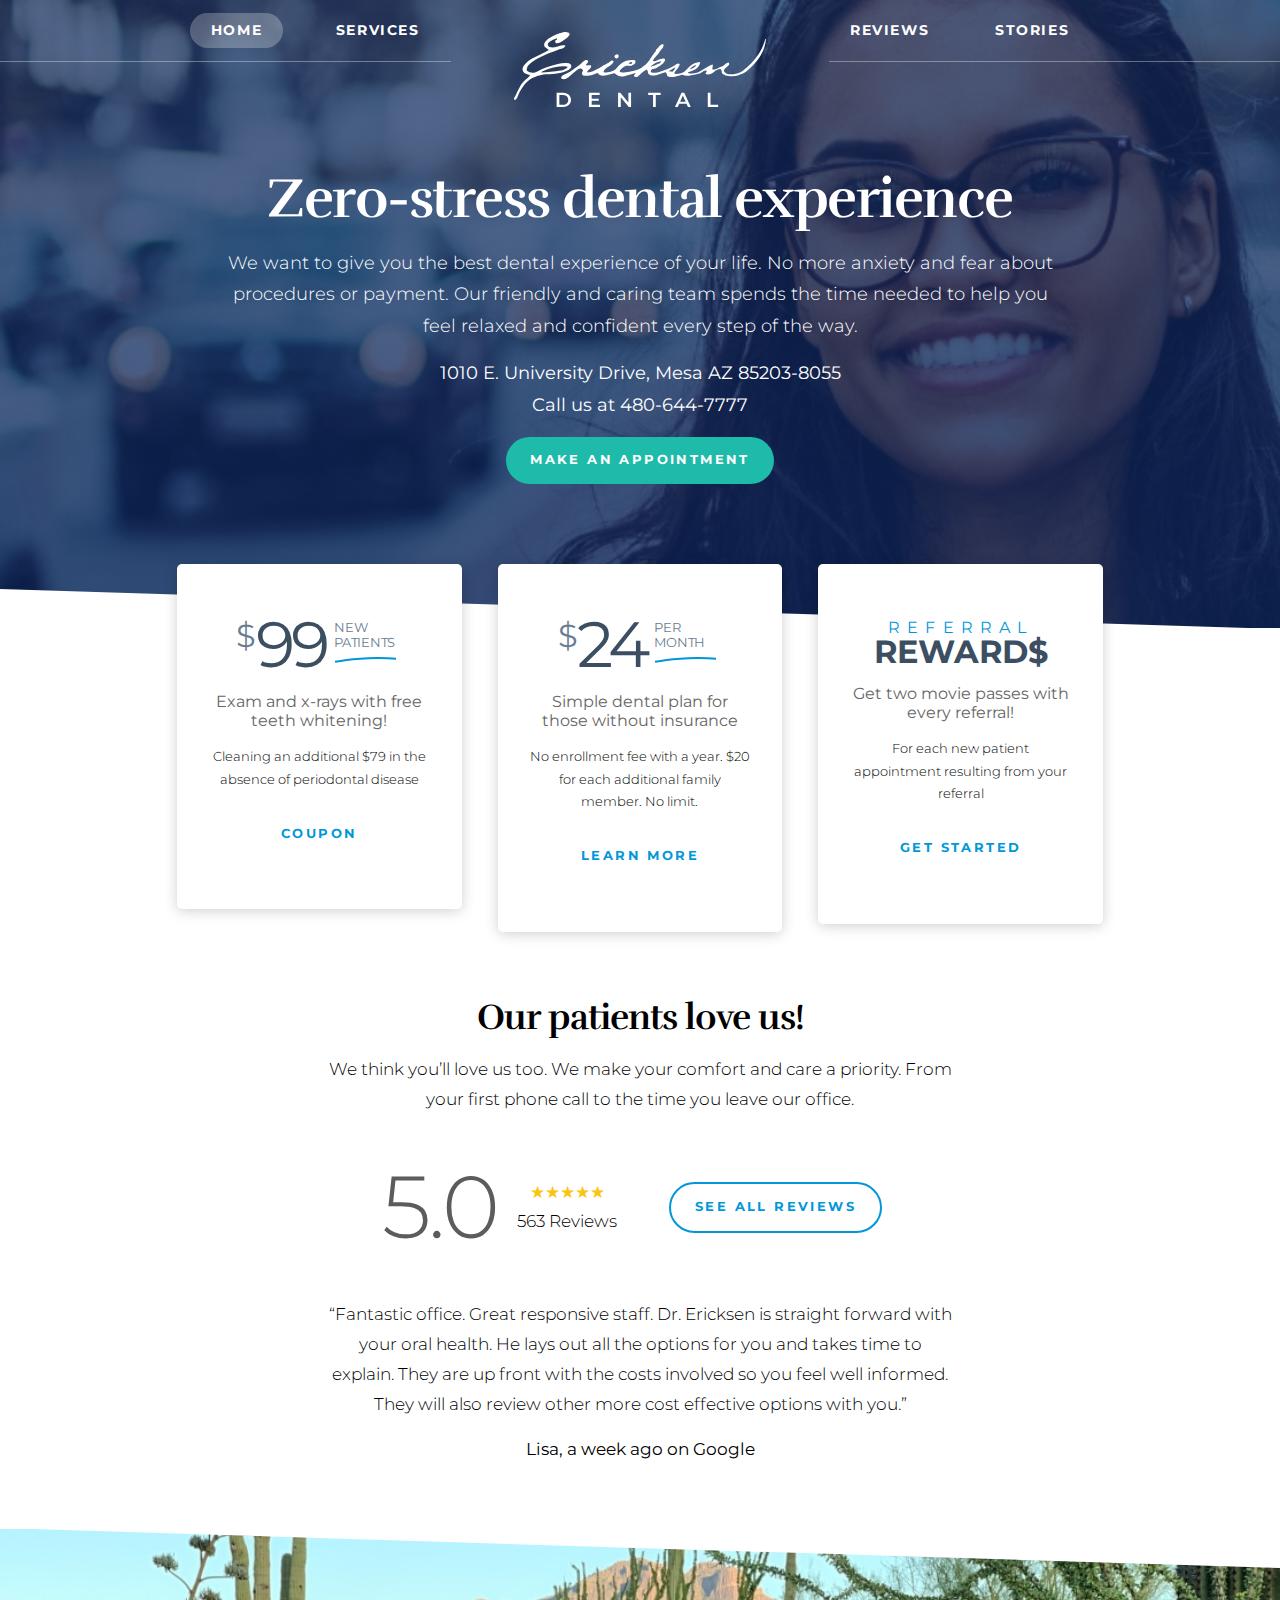
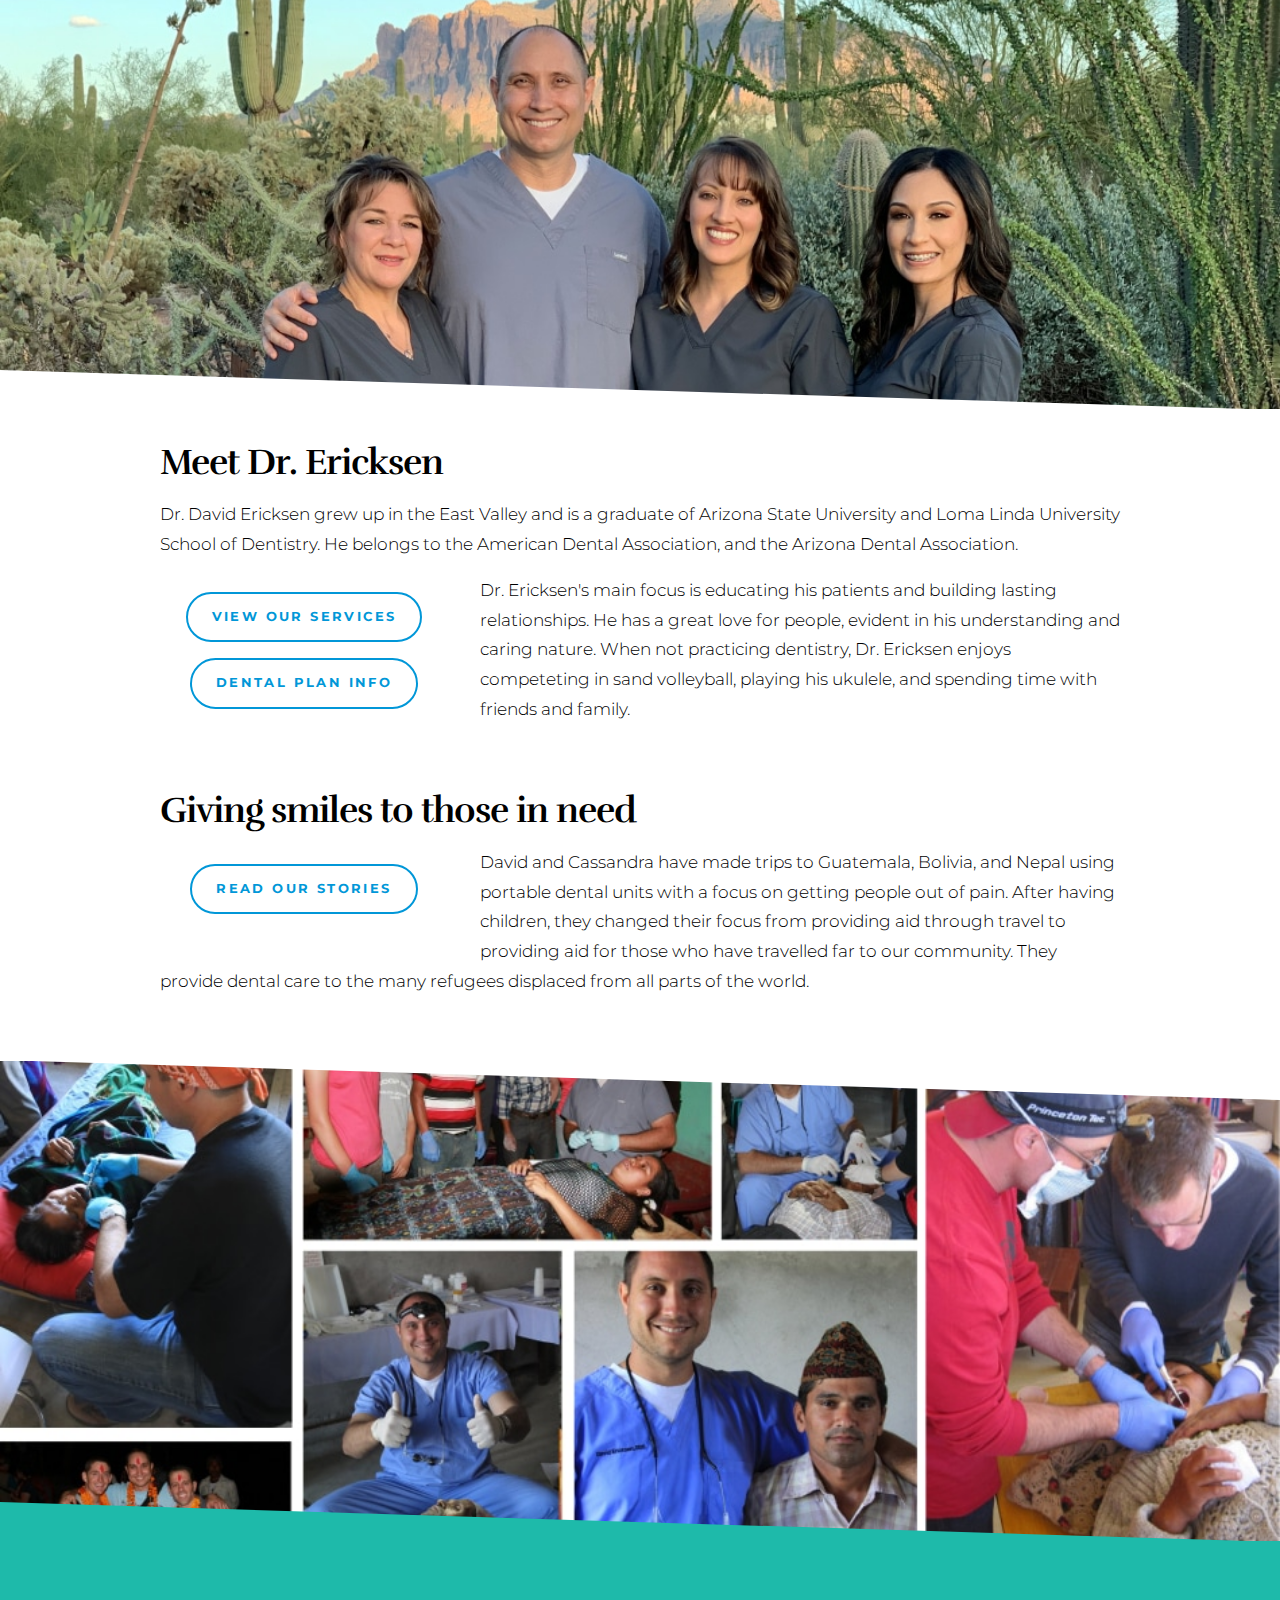
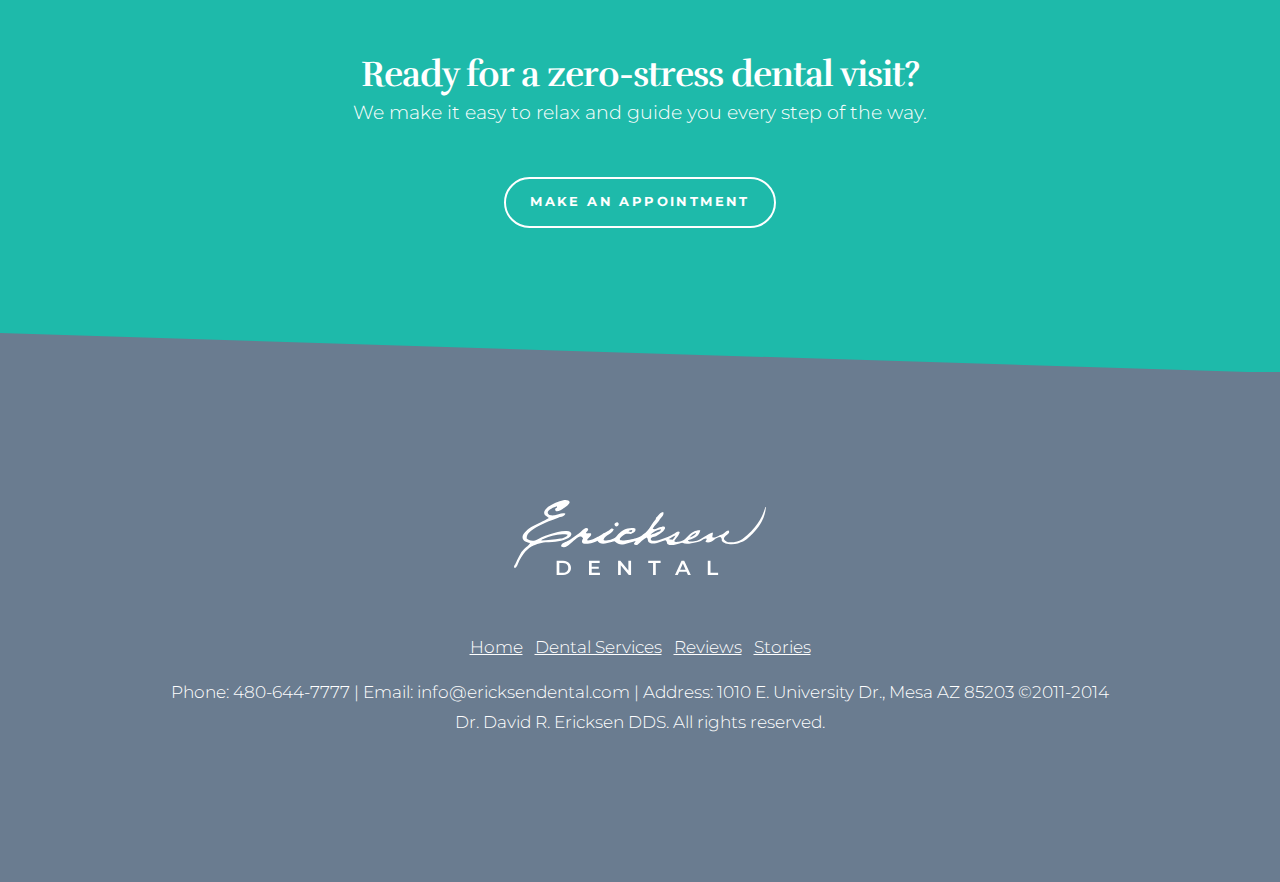
<file: index.html>
<!doctype html>
<html xmlns:og="http://opengraphprotocol.org/schema/" xmlns:fb="http://www.facebook.com/2008/fbml" xmlns:website="http://ogp.me/ns/website" lang="en-US">
  <head>
    <meta charset="utf-8">
    <meta http-equiv="X-UA-Compatible" content="IE=edge,chrome=1">
    <meta name="viewport" content="width=device-width, initial-scale=1">
    <title>Mesa Dentist - Ericksen Dental: Title Here </title>
    <meta name="description" content="Mountain View Family Dentistry provides dental services for Mesa and the surrounding community. We love building relationships and want to welcome you into our dental family.">
    <link rel="canonical" href="http://www.ericksendental.com">

    <script type="application/ld+json">
      {"url":"http://www.ericksendental.com","name":"Ericksen Dental - Mesa Dentist","description":"<p>We want to give you the best dental experience of your life. No more anxiety and fear about procedures or payment. Our friendly and caring team spends the time needed to help you feel relaxed and confident every step of the way. </p>","image":"https://toddericksen.github.io/dental/assets/images/ericksen-dental-logo.svg","@context":"http://schema.org","@type":"WebSite"}
    </script>
    <script type="application/ld+json">
      {"legalName":"Ericksen Dental","address":"1010 E. University Drive, Mesa AZ 85203-8055\nUnited States","telephone":"480-644-7777","sameAs":[],"@context":"http://schema.org","@type":"Organization"}
    </script>
    <script type="application/ld+json">
      {"address":"1010 E. University Drive\nMesa AZ 85203-8055\nUSA","image":"https://toddericksen.github.io/dental/assets/images/ericksen-dental-logo.svg","name":"Ericksen Dental","openingHours":"Mo 08:00-18:00, Tu 08:00-18:00, We 08:00-16:00, Th 08:00-18:00, Fr 10:00-14:00","@context":"http://schema.org","@type":"LocalBusiness"}
    </script>
    <meta property="og:site_name" content="Ericksen Dental">
    <meta property="og:title" content="Ericksen Dental - Your dentist in Mesa, AZ">
    <meta property="og:url" content="http://www.ericksendental.com" >
    <meta property="og:type" content="website">
    <meta property="og:description" content="At Ericksen Dental we want to give you the best dental experience of your life. No more anxiety and fear about procedures or payment. Our friendly and caring team spends the time needed to help you feel relaxed and confident every step of the way. ">
    <meta property="og:image" content="">
    <meta property="og:image:width" content="600">
    <meta property="og:image:height" content="315">
    <meta itemprop="name" content="Ericksen Dental - Your dentist in Mesa, AZ">
    <meta itemprop="url" content="http://www.ericksendental.com">
    <meta itemprop="description" content="At Ericksen Dental we want to give you the best dental experience of your life. No more anxiety and fear about procedures or payment. Our friendly and caring team spends the time needed to help you feel relaxed and confident every step of the way.">
    <meta itemprop="thumbnailUrl" content="">
    
    <meta name="twitter:title" content="Ericksen Dental - Your dentist in Mesa, AZ">
    <meta name="twitter:image" content="">
    <meta name="twitter:url" content="http://www.ericksendental.com">
    <meta name="twitter:card" content="summary">
    <meta name="twitter:description" content="At Ericksen Dental we want to give you the best dental experience of your life. No more anxiety and fear about procedures or payment. Our friendly and caring team spends the time needed to help you feel relaxed and confident every step of the way.">
  


    
    <link rel="stylesheet" href="assets/css/base.css">

  </head>


  <body class="home">
    <header class="slant-bottom">
      <nav class="desktop">
        <a class="active" href="index.html" id="homeLink">Home</a>
        <a href="reviews.html" id="reviewsLink">Reviews</a>
        <a href="services.html" id="servicesLink">Services</a>
        <a href="stories.html" id="storiesLink">Stories</a>
      </nav>
      <nav class="mobile">
        <div id="nav-icon">
          <span></span>
          <span></span>
          <span></span>
          <span></span>
        </div>
        <ul>
          <li><a href="index.html">Home</a></li>
          <li><a href="reviews.html">Reviews</a></li>
          <li><a href="services.html">Services</a></li>
          <li><a href="stories.html">Stories</a></li>
        </ul>
      </nav>
      <script type="text/javascript">
        var nav = document.getElementById("nav-icon");
        nav.onclick = function() {
         nav.classList.toggle('open');
        }
      </script>


        <div class="logo">
          <img src="assets/images/ericksen-dental-logo.svg" height="75" alt="Urban" />
        </div>
      <div class="container ">
        <h1>Zero-stress dental experience</h1>
        <p>We want to give you the best dental experience of your life. No more anxiety and fear about procedures or payment. Our friendly and caring team spends the time needed to help you feel relaxed and confident every step of the way.</p>
          <p>
            <strong>1010 E. University Drive, Mesa AZ 85203-8055 </strong> <br/>
          <strong class="desktop"> Call us at 480-644-7777</strong>
          </p>
          <p class="mobile">
            <a href="https://www.google.com/maps/place/Ericksen+Dental/@33.4227874,-111.8098979,19z/data=!4m12!1m6!3m5!1s0x872ba7ccb3497dd1:0xe694e2d0fdb109f1!2sEricksen+Dental!8m2!3d33.4227863!4d-111.8093507!3m4!1s0x872ba7ccb3497dd1:0xe694e2d0fdb109f1!8m2!3d33.4227863!4d-111.8093507" class="button filled">Get Directions</a>
          </p>
          <p class="mobile">
            <a href="tel:480-644-7777" class="button filled">Call 480-644-7777</a>
          </p>
          <p>
            <a href="appointment.html" class="button filled">Make an appointment</a>
          </p>

      </div>
    </header>

    <div class="container centered"> 
      <div class="three-up ad">
        <h3><em>$</em><span>99</span><strong>New Patients<svg width="63" height="6" viewBox="0 0 63 6" fill="none" xmlns="http://www.w3.org/2000/svg">
<path d="M1 4.82547C11.1667 2.82547 37.6 -0.574533 62 1.82547" stroke="#0197D8" stroke-width="2"/>
</svg></strong></h3>
        <p>Exam and x-rays with free teeth whitening!</p>
        <p>Cleaning an additional $79 in the absence of periodontal disease</p>
        <a href="#" class="button borderless">Coupon</a>
      </div>
      <div class="three-up ad">
        <h3><em>$</em><span>24</span><strong>Per Month<svg width="63" height="6" viewBox="0 0 63 6" fill="none" xmlns="http://www.w3.org/2000/svg">
<path d="M1 4.82547C11.1667 2.82547 37.6 -0.574533 62 1.82547" stroke="#0197D8" stroke-width="2"/>
</svg></strong></h3>
        <p>Simple dental plan for those without insurance</p>
        <p>No enrollment fee with a year. $20 for each additional family member. No limit.</p>
        <a href="plan.html" class="button borderless">Learn More</a>
      </div>
      <div class="three-up ad">
        <h3 class="referral"><span>Referral</span> Reward$</h3>
        <p>Get two movie passes with every referral!</p>
        <p>For each new patient appointment  resulting from your referral</p>
        <a href="referral.html" class="button borderless">Get Started</a>
      </div>
    </div>
    <div class="container centered narrow">
      <h2>Our patients love us!</h2>
      <p>We think you’ll love us too. We make your comfort and care a priority. From your first phone call to the time you leave our office.</p>
      <p class="rating-billboard">
        <span class="number">5.0</span>
        <span class="total"><em>★★★★★</em> <br/>563 Reviews</span>
        <span class="add-review"><a href="reviews.html" class="button empty">See All Reviews</a></span>
      </p>
      <p>“Fantastic office. Great responsive staff. Dr. Ericksen is straight forward with your oral health. He lays out all the options for you and takes time to explain. They are up front with the costs involved so you feel well informed. They will also review other more cost effective options with you.”</p>
      <p><strong>Lisa, a week ago on Google</strong></p>
    </div>
    <div class="slant-top slant-bottom photo" style="width: 100%; height:20rem; background: url(assets/images/staff.jpg); background-size: cover; background-repeat: no-repeat;  background-position: center; z-index: -1; position: relative;">
    </div>

    <div class="container">
      <h2>Meet Dr. Ericksen</h2>
      <p>Dr. David Ericksen grew up in the East Valley and is a graduate of Arizona State University and Loma Linda University School of Dentistry. He belongs to the American Dental Association, and the Arizona Dental Association. </p>
      <div class="aside">
        <p>
          <a class="button empty" href="services.html">View Our Services</a>
        </p>
        <p>
          <a class="button empty" href="plan.html">Dental Plan info</a>
        </p>
      </div>
      <p>Dr. Ericksen's main focus is educating his patients and building lasting relationships.  He has a great love for people, evident in his understanding and caring nature. When not practicing dentistry, Dr. Ericksen enjoys competeting in sand volleyball, playing his ukulele, and spending time with friends and family.</p>
    </div>
    
    <div class="container">
      <h2>Giving smiles to those in need</h2>
      <div class="aside">
      <p>
          <a class="button empty" href="stories.html">Read our Stories</a>
        </p>
      </div><p>David and Cassandra have made trips to Guatemala, Bolivia, and Nepal using portable dental units with a focus on getting people out of pain. After having children, they changed their focus from providing aid through travel to providing aid for those who have travelled far to our community. They provide dental care to the many refugees displaced from all parts of the world. </p>

    </div>
    <div class="slant-top slant-bottom white-teal photo" style="width: 100%; height:30rem; background: url(assets/images/humanitarian.jpg); background-size: cover; background-repeat: no-repeat;  background-position: center; z-index: -1; position: relative;">
    </div>

    <div class="teal teal-blue slant-bottom">
      <div class="container centered">
        <h2>Ready for a zero-stress dental visit?</h2>
        <p>We make it easy to relax and guide you every step of the way.</p>
        <p><a href="appointment.html" class="button empty">Make an Appointment</a></p>
      </div>
    </div>
    <div class="slate">
      <div class="container centered">
        <footer>
       <img class="logo" src="assets/images/ericksen-dental-logo.svg" height="75" alt="Urban" />
        <p>
          <a href="index.html">Home</a> &nbsp; <a href="services.html">Dental Services</a> &nbsp; <a href="reviews.html">Reviews</a> &nbsp; <a href="stories.html">Stories</a>
        </p>
        <p>
Phone: 480-644-7777 | Email: info@ericksendental.com | Address: 1010 E. University Dr., Mesa AZ 85203
©2011-2014 Dr. David R. Ericksen DDS. All rights reserved. </p>
</footer>
     </div>
   </div>
   
  </body>
</html>
</file>
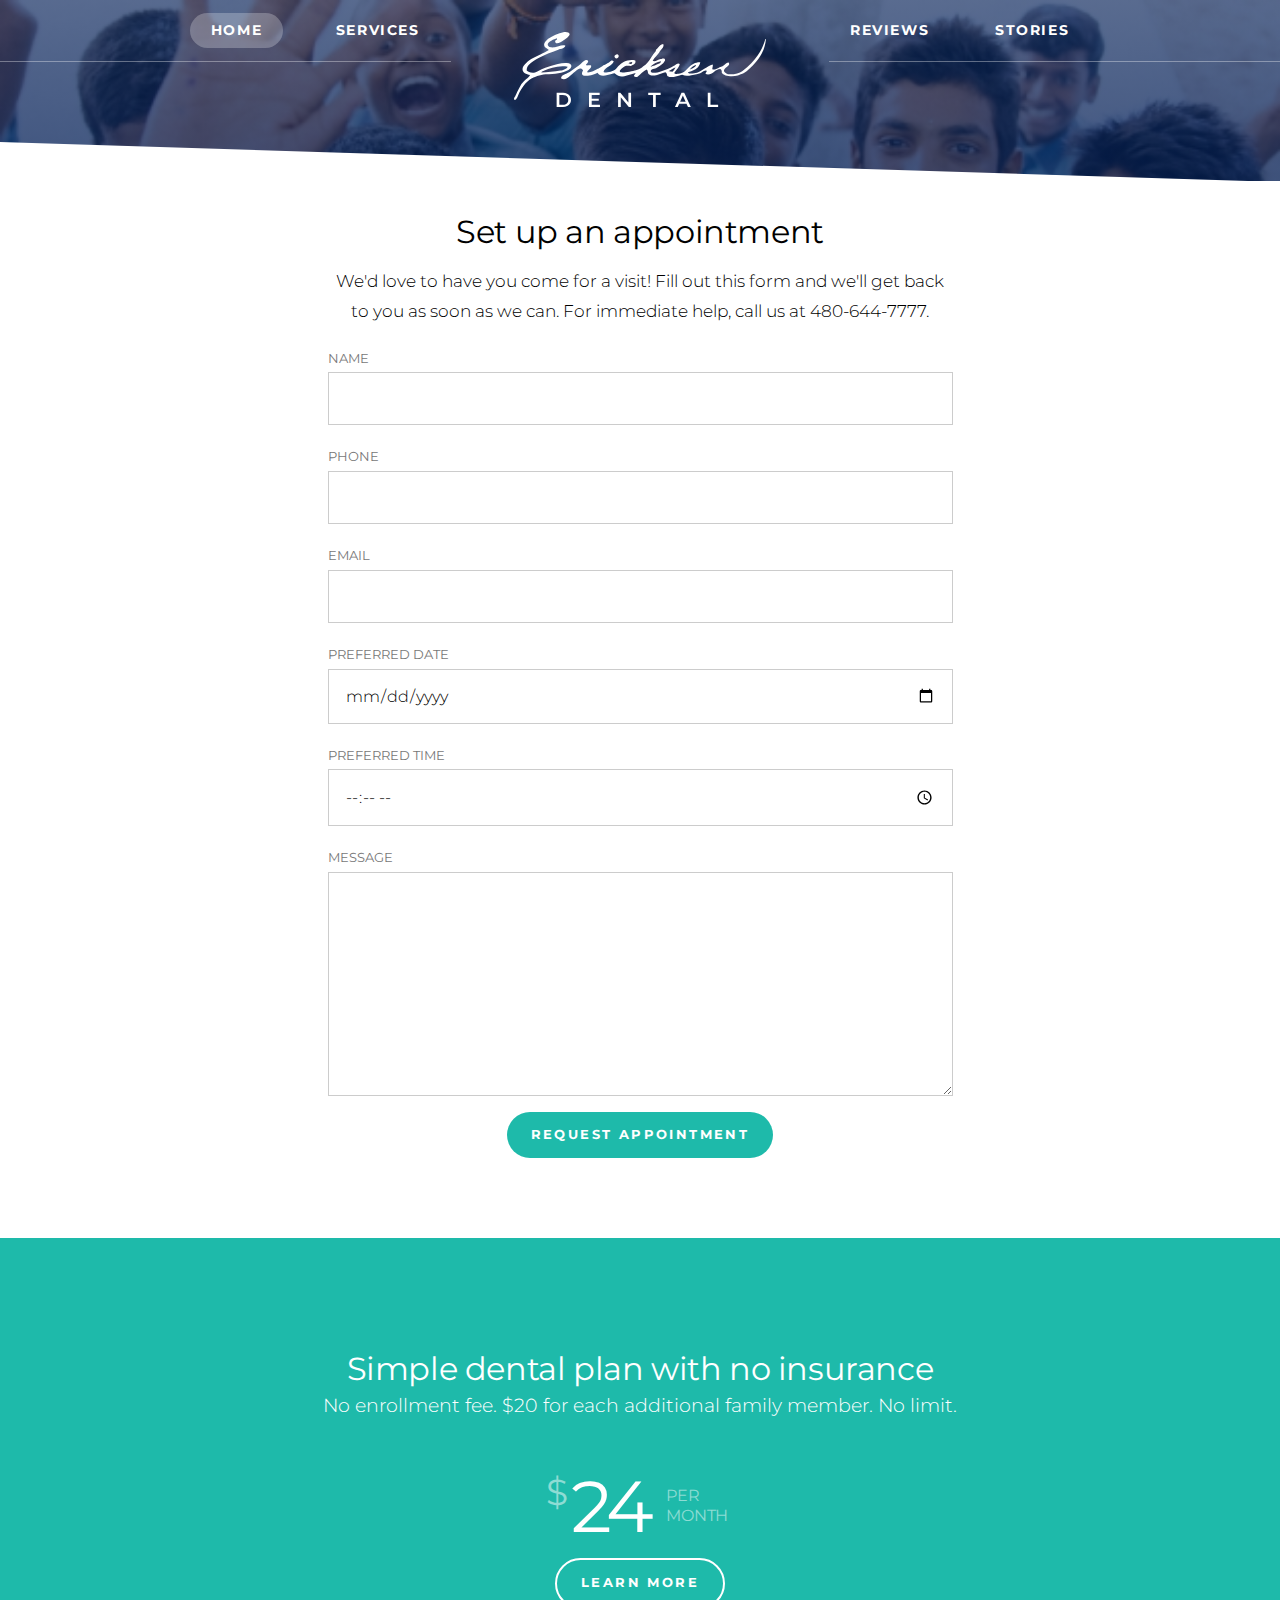
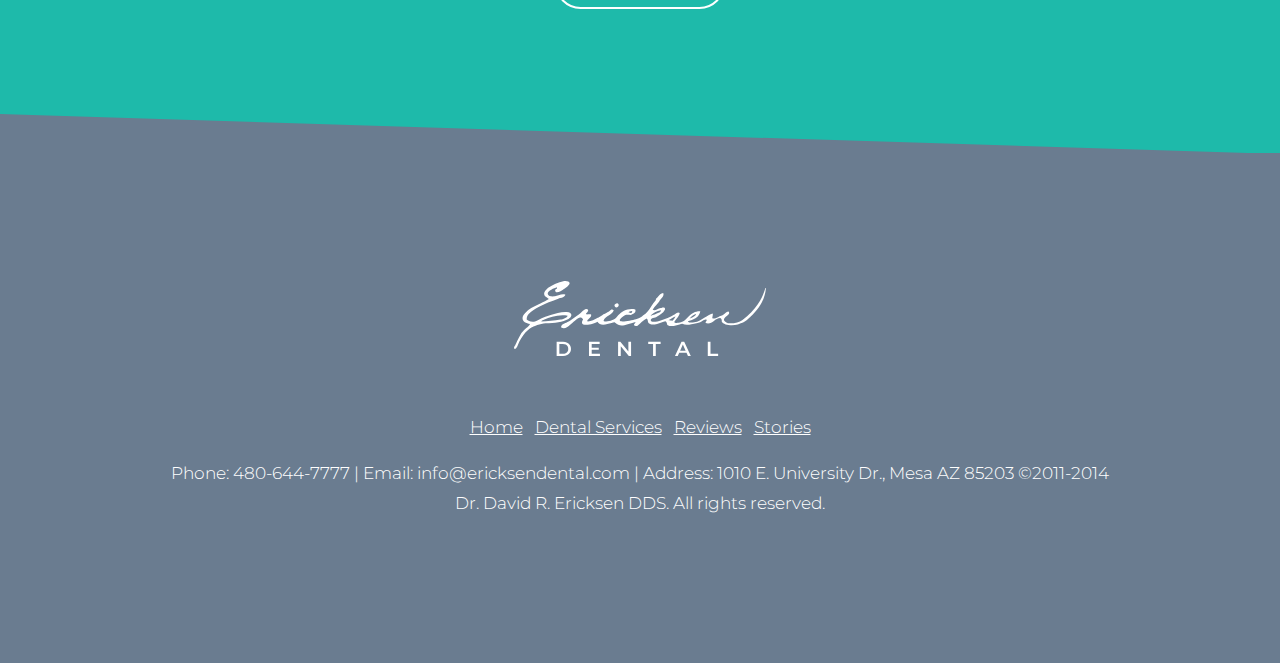
<file: appointment.html>
<!doctype html>
<html lang="en">
  <head>
    <meta charset="utf-8">
    <meta name="viewport" content="width=device-width, initial-scale=1">
    
    <link rel="stylesheet" href="assets/css/base.css">
  </head>
  <body class="services">
    <header class="slant-bottom">
      <nav class="desktop">
        <a class="active" href="index.html" id="homeLink">Home</a>
        <a href="reviews.html" id="reviewsLink">Reviews</a>
        <a href="services.html" id="servicesLink">Services</a>
        <a href="stories.html" id="storiesLink">Stories</a>
      </nav>
      <nav class="mobile">
        <div id="nav-icon">
          <span></span>
          <span></span>
          <span></span>
          <span></span>
        </div>
        <ul>
          <li><a href="index.html">Home</a></li>
          <li><a href="reviews.html">Reviews</a></li>
          <li><a href="services.html">Services</a></li>
          <li><a href="stories.html">Stories</a></li>
        </ul>
      </nav>
      <script type="text/javascript">
        var nav = document.getElementById("nav-icon");
        nav.onclick = function() {
         nav.classList.toggle('open');
        }
      </script>

      <div class="logo">
        <img src="assets/images/ericksen-dental-logo.svg" height="75" alt="Ericksen Dental" />
      </div>

    </header>
    <div class="container centered narrow">
      <h2 class="alt">Set up an appointment</h2>
      <p>We'd love to have you come for a visit! Fill out this form and we'll get back to you as soon as we can. For immediate help, call us at 480-644-7777.</p>
      <form>
        <fieldset>
            <div>
              <label for="name">Name</label>
              <input type="text" name="name" id="name">
            </div>
            <div>
              <label for="name">Phone</label>
              <input type="text" name="phone" id="phone">
            </div>
            <div>
              <label for="name">Email</label>
              <input type="email" name="email" id="email">
            </div>
            <div>
              <label for="name">Preferred Date</label>
              <input type="date" name="date" id="date">
            </div>
            <div>
              <label for="name">Preferred Time</label>
              <input type="time" name="time" id="time">
            </div>
            <div>
              <label for="name">Message</label>
              <textarea type="message" name="message" id="message" rows="10"></textarea> 
            </div>
            <div class="centered">
              <a href="#" class="button filled">Request Appointment</a>
            </div>

        </fieldset>
      </form>
    </div>
      
    <div class="teal teal-blue slant-bottom">
      <div class="container centered">
        <h2 class="alt">Simple dental plan with no insurance</h2>
        <p>No enrollment fee. $20 for each additional family member. No limit.</p>
        <div class="ad alt">
          <h3><em>$</em><span>24</span><strong>Per Month</strong></h3>
        </div>
        <p>
          <a href="plan.html" class="button empty white">Learn More</a>
        </p>
      </div>
    </div>
<div class="slate">
      <div class="container centered">
        <footer>
       <img class="logo" src="assets/images/ericksen-dental-logo.svg" height="75" alt="Urban" />
        <p>
          <a href="index.html">Home</a> &nbsp; <a href="services.html">Dental Services</a> &nbsp; <a href="reviews.html">Reviews</a> &nbsp; <a href="stories.html">Stories</a>
        </p>
        <p>
Phone: 480-644-7777 | Email: info@ericksendental.com | Address: 1010 E. University Dr., Mesa AZ 85203
©2011-2014 Dr. David R. Ericksen DDS. All rights reserved. </p>
</footer>
     </div>
   </div>
  </body>
</html>
</file>
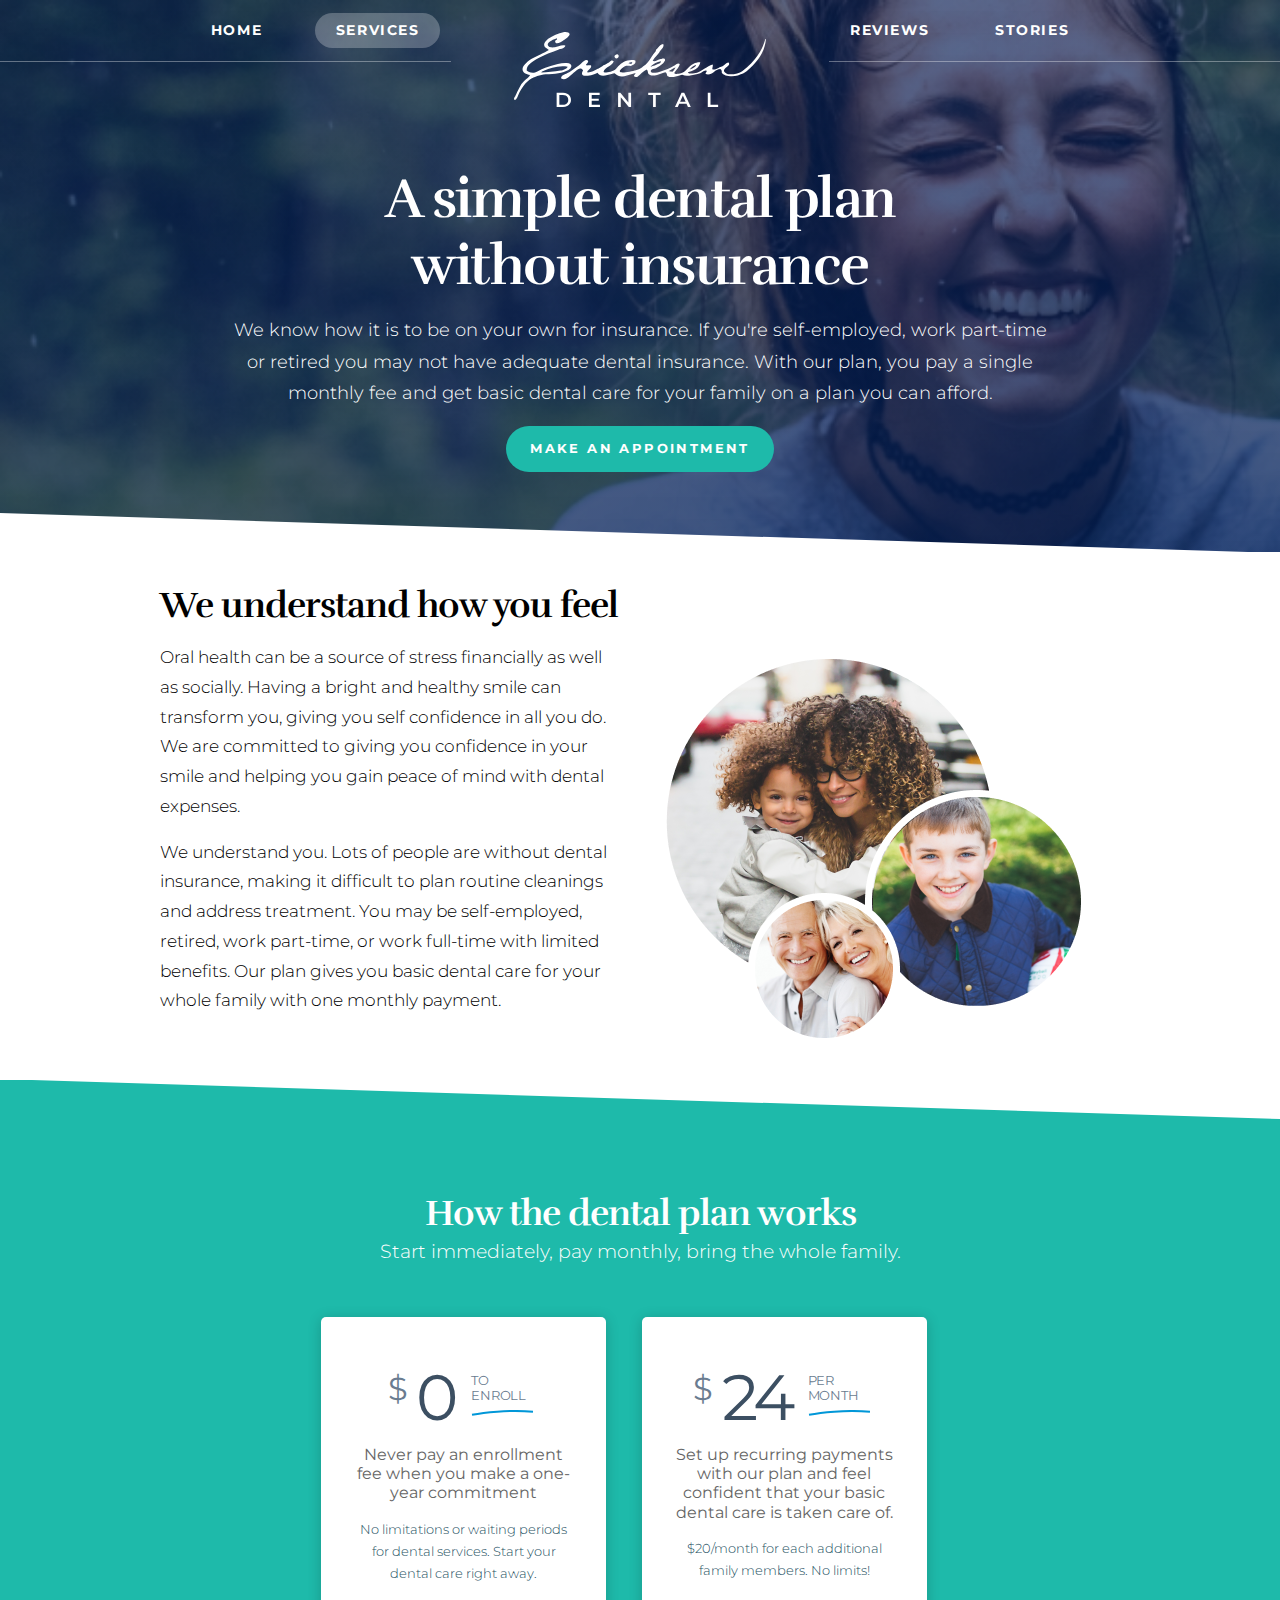
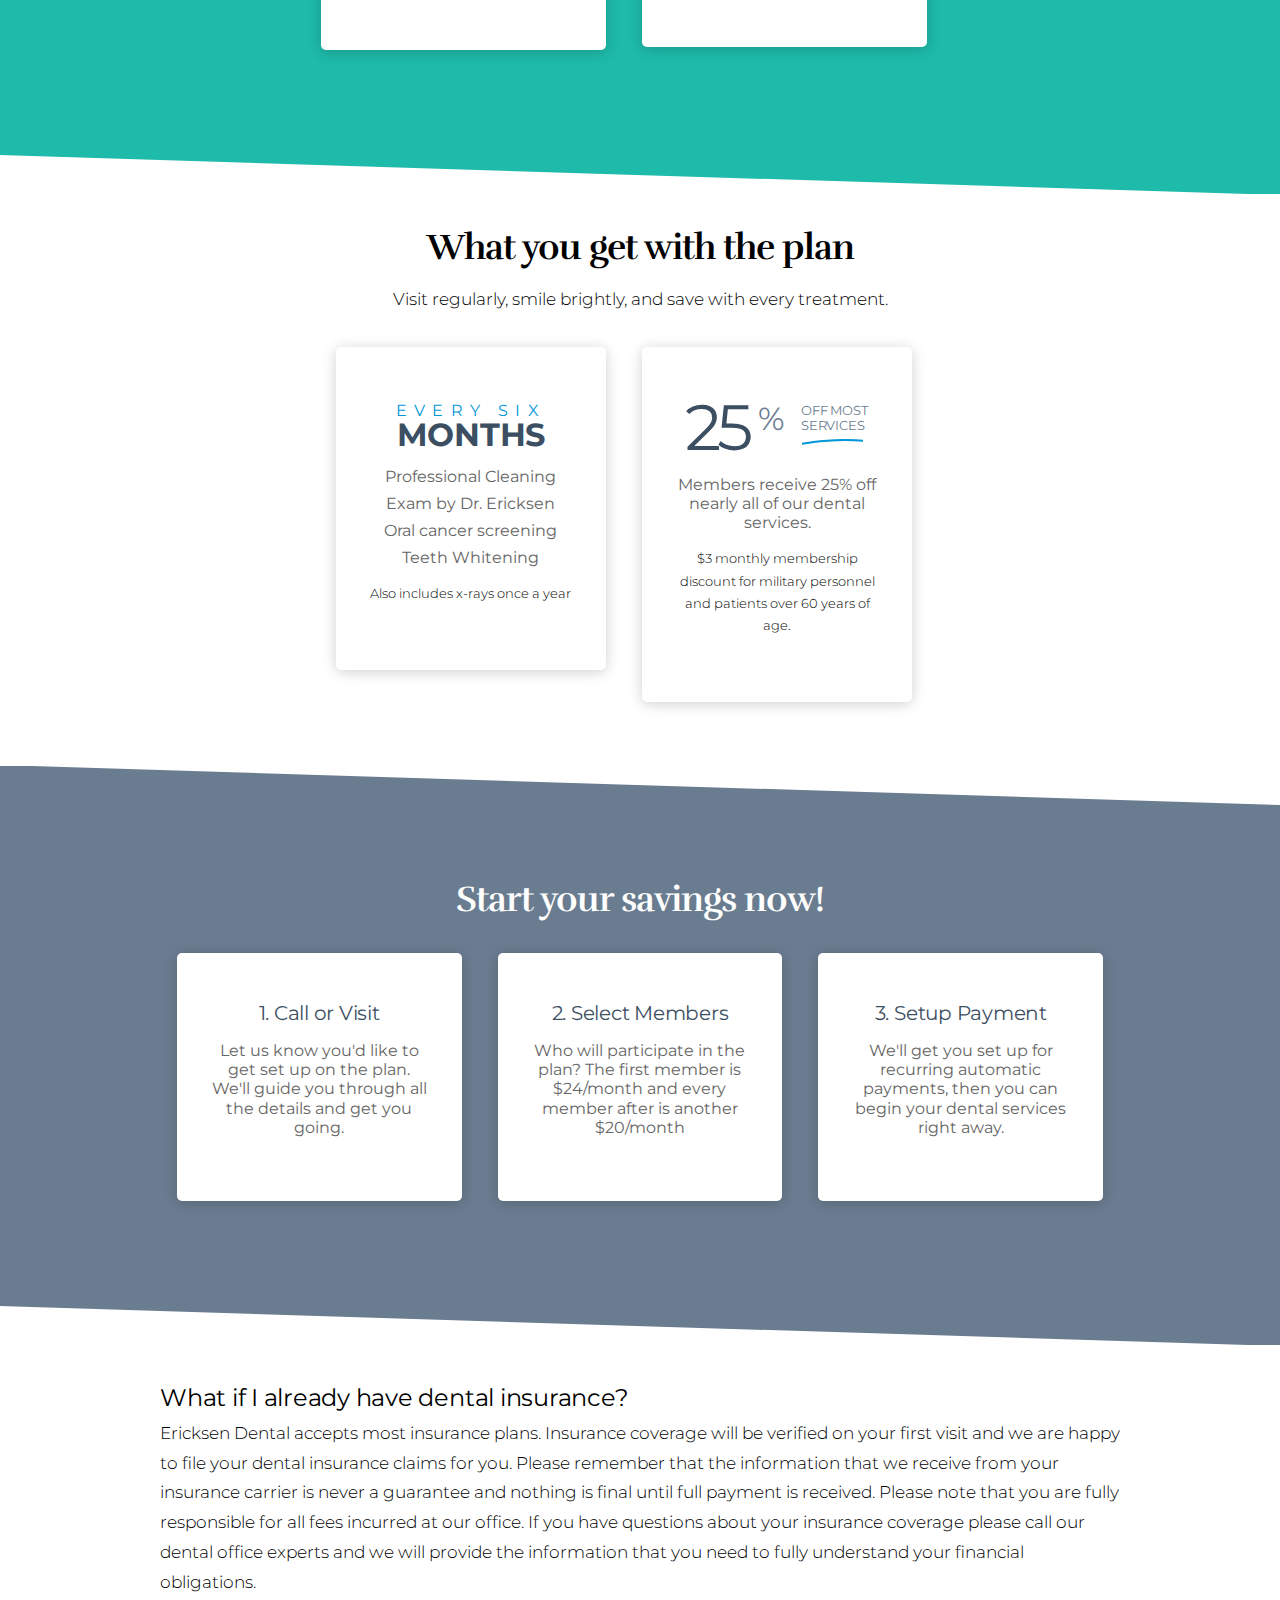
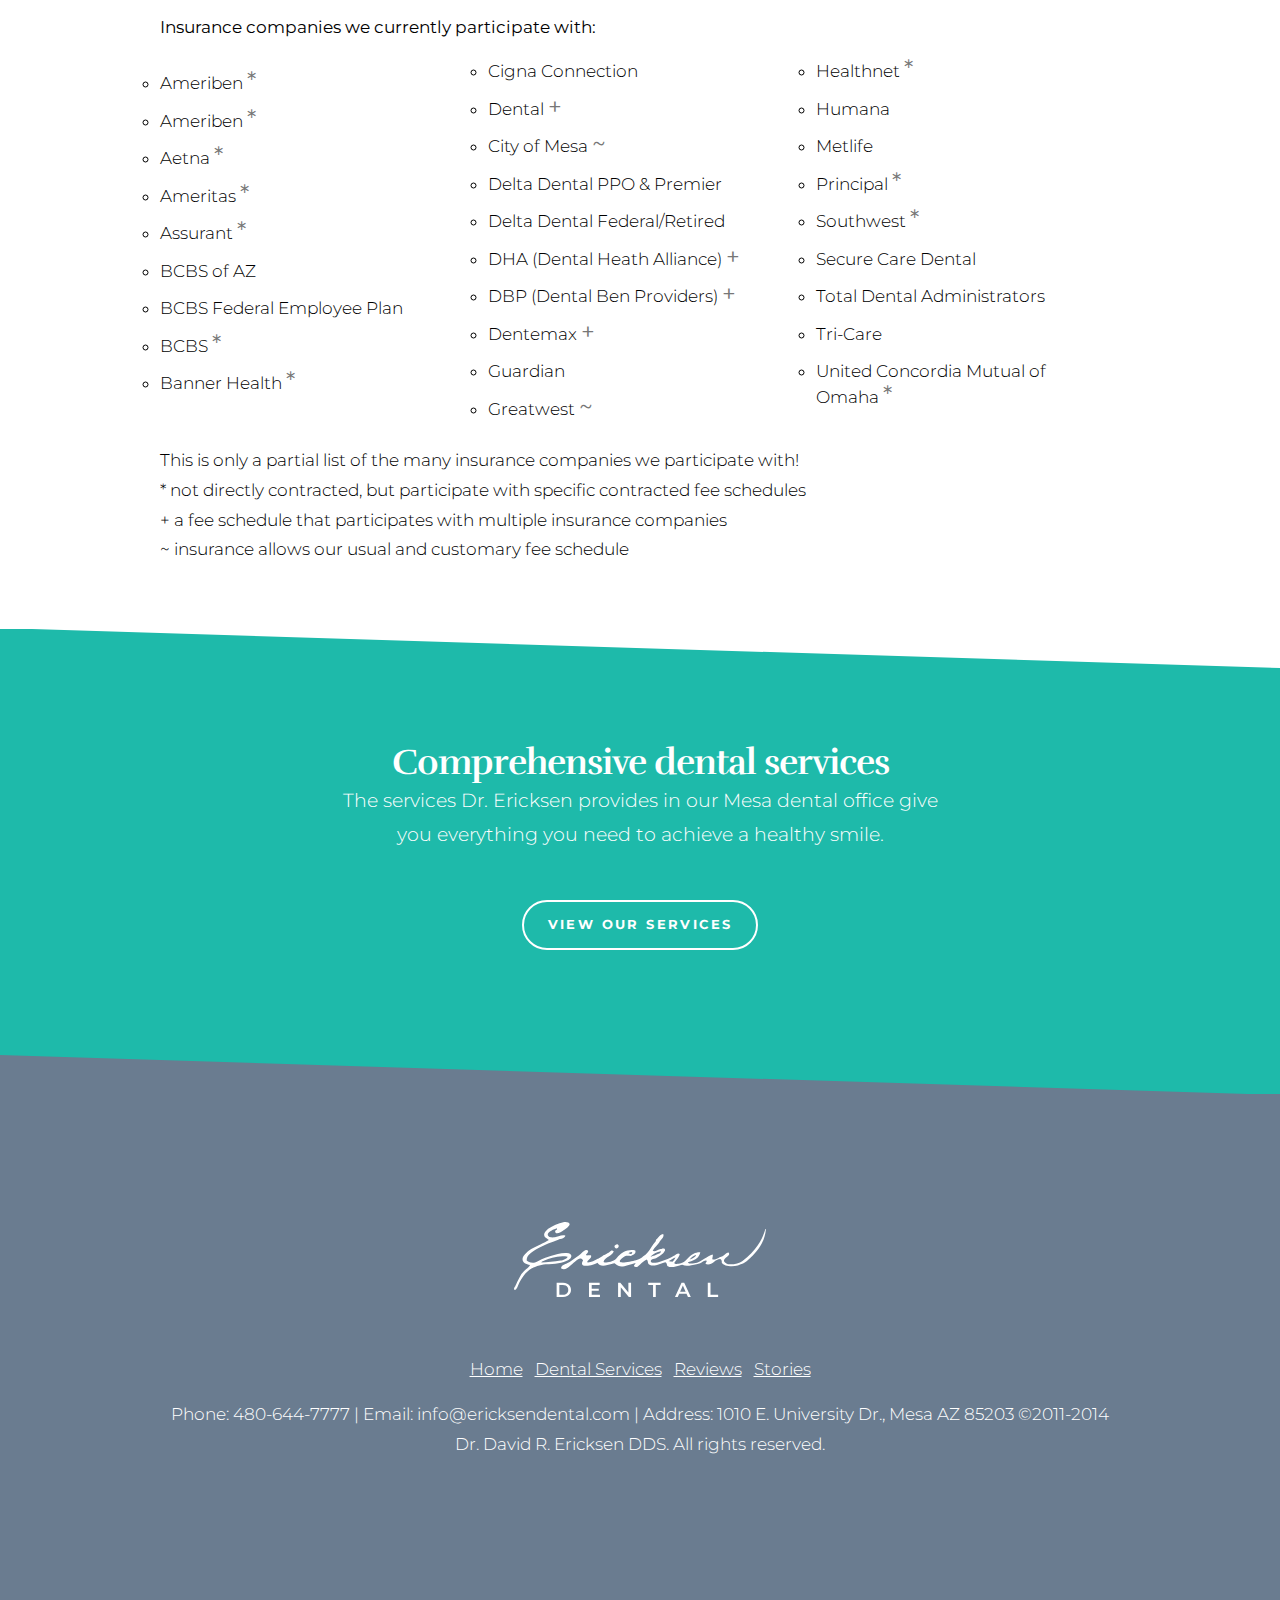
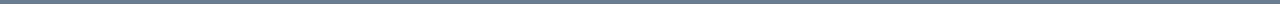
<file: plan.html>
<!doctype html>
<html lang="en">
  <head>
    <meta charset="utf-8">
    <meta name="viewport" content="width=device-width, initial-scale=1">
    
    <link rel="stylesheet" href="assets/css/base.css">
  </head>
  <body class="plan">
    <header class="slant-bottom">
      <nav class="desktop">
        <a href="index.html" id="homeLink">Home</a>
        <a href="reviews.html" id="reviewsLink">Reviews</a>
        <a class="active" href="services.html" id="servicesLink">Services</a>
        <a href="stories.html" id="storiesLink">Stories</a>
      </nav>
      <nav class="mobile">
        <div id="nav-icon">
          <span></span>
          <span></span>
          <span></span>
          <span></span>
        </div>
        <ul>
          <li><a href="index.html">Home</a></li>
          <li><a href="reviews.html">Reviews</a></li>
          <li><a href="services.html">Services</a></li>
          <li><a href="stories.html">Stories</a></li>
        </ul>
      </nav>
      <script type="text/javascript">
        var nav = document.getElementById("nav-icon");
        nav.onclick = function() {
         nav.classList.toggle('open');
        }
      </script>
        <div class="logo">
          <img src="assets/images/ericksen-dental-logo.svg" height="75" alt="ericksen dental logo" />
        </div>
      <div class="container ">
        <h1>A simple dental plan<br />without insurance</h1>
        <p>We know how it is to be on your own for insurance. If you're self-employed, work part-time or retired you may not have adequate dental insurance. With our plan, you pay a single monthly fee and get basic dental care for your family on a plan you can afford.   </p>
          <p class="mobile">
            <a href="https://www.google.com/maps/place/Ericksen+Dental/@33.4227874,-111.8098979,19z/data=!4m12!1m6!3m5!1s0x872ba7ccb3497dd1:0xe694e2d0fdb109f1!2sEricksen+Dental!8m2!3d33.4227863!4d-111.8093507!3m4!1s0x872ba7ccb3497dd1:0xe694e2d0fdb109f1!8m2!3d33.4227863!4d-111.8093507" class="button filled">Get Directions</a>
          </p>
          <p class="mobile">
            <a href="tel:480-644-7777" class="button filled">Call 480-644-7777</a>
          </p>
          <p>
            <a href="appointment.html" class="button filled">Make an appointment</a>
          </p>

      </div>
    </header>

    <div class="container"> 
      <h2>We understand how you feel</h2>

      <div class="aside right">
        <img src="assets/images/plan-group.png" />
      </div>

      <p>Oral health can be a source of stress financially as well as socially. Having a bright and healthy smile can transform you, giving you self confidence in all you do. We are committed to giving you confidence in your smile and helping you gain peace of mind with dental expenses.</p>
      <p>We understand you. Lots of people are without dental insurance, making it difficult to plan routine cleanings and address  treatment. You may be self-employed, retired, work part-time, or work full-time with limited benefits. Our plan gives you basic dental care for your whole family with one monthly payment.
      </p>

    </div>

    <div class="teal slant-bottom slant-top centered">
              <h2 class="">How the dental plan works</h2>
              <p>Start immediately, pay monthly, bring the whole family. </p>

      <div class="container centered">
        <div class="three-up ad">
          <h3>
            <em>$</em>
            <span>0</span>
            <strong> To enroll
              <svg width="63" height="6" viewBox="0 0 63 6" fill="none" xmlns="http://www.w3.org/2000/svg">
<path d="M1 4.82547C11.1667 2.82547 37.6 -0.574533 62 1.82547" stroke="#0197D8" stroke-width="2"/>
</svg></strong>
          </h3>
          <p>Never pay an enrollment fee when you make a one-year commitment</p>
          <p> No limitations or waiting periods for dental services. Start your dental care right away.</p>
        </div>
        <div class="three-up ad">
          <h3>
            <em>$</em>
            <span>24</span>
            <strong> 
              per month
              <svg width="63" height="6" viewBox="0 0 63 6" fill="none" xmlns="http://www.w3.org/2000/svg">
<path d="M1 4.82547C11.1667 2.82547 37.6 -0.574533 62 1.82547" stroke="#0197D8" stroke-width="2"/>
</svg>
            </strong>
          </h3>
          <p>Set up recurring payments with our plan and feel confident that your basic dental care is taken care of. </p><p>$20/month for each additional family members. No limits!</p>
        </div>
        
      </div>


    </div>
    <div class="container centered">
    <h2 class="">What you get with the plan </h2>
    <p>Visit regularly, smile brightly, and save with every treatment. </p>
      <div class="container">
        <div class="three-up ad">
          <h3 class="referral"><span>every six</span>Months</h3>
          <p>
            <span>Professional Cleaning</span>
            <span>Exam by Dr. Ericksen</span>
            <span>Oral cancer screening</span>
            <span>Teeth Whitening</span>
          </p>
          <p>Also includes x-rays once a year</p>
        </div>
        <div class="three-up ad">
          <h3>
            <span>25</span>
            <em>%</em>
            <strong> Off most services <svg width="63" height="6" viewBox="0 0 63 6" fill="none" xmlns="http://www.w3.org/2000/svg">
<path d="M1 4.82547C11.1667 2.82547 37.6 -0.574533 62 1.82547" stroke="#0197D8" stroke-width="2"/>
</svg></strong>
          </h3>
          <p>Members receive 25% off <strong>nearly all</strong> of our dental services. </p>
          <p>$3 monthly membership discount for military personnel and patients over 60 years of age.</p>
        </div>
      </div>
    </div>

    <div class="slate slant-bottom slant-top centered">
      <h2>Start your savings now!</h2>
      <div class="container centered">
        <div class="three-up">
          <h4>1. Call or Visit</h4>
          <p>Let us know you'd like to get set up on the plan. We'll guide you through all the details and get you going.</p>
        </div>
        <div class="three-up">
          <h4>2. Select Members</h4>
          <p>Who will participate in the plan? The first member is $24/month and every member after is another $20/month </p>
        </div>
        <div class="three-up">
          <h4>3. Setup Payment</h4>
          <p>We'll get you set up for recurring automatic payments, then you can begin your dental services right away.</p>
        </div>
      </div>
    </div>

      <div class="container">
        <h3>What if I already have dental insurance?</h3>
        <p>Ericksen Dental accepts most insurance plans. Insurance coverage will be verified on your first visit and we are happy to file your dental insurance claims for you. Please remember that the information that we receive from your insurance carrier is never a guarantee and nothing is final until full payment is received. Please note that you are fully responsible for all fees incurred at our office. If you have questions about your insurance coverage please call our dental office experts and we will provide the information that you need to fully understand your financial obligations.
        </p>
        <p>
        <strong>Insurance companies we currently participate with:</strong>
          <ul class="columns providers">
            <li>Ameriben<span>*</span></li>
            <li>Ameriben<span>*</span></li>
            <li>Aetna<span>*</span></li>
            <li>Ameritas<span>*</span></li>
            <li>Assurant<span>*</span></li>
            <li>BCBS of AZ</li>
            <li>BCBS Federal Employee Plan</li>
            <li>BCBS<span>*</span></li>
            <li>Banner Health<span>*</span></li>
            <li>Cigna Connection</li>
            <li>Dental<span>+</span></n>
            <li>City of Mesa<span>~</span></li>
            <li>Delta Dental PPO & Premier</li>
            <li>Delta Dental Federal/Retired</li>
            <li>DHA (Dental Heath Alliance)<span>+</span></li>
            <li>DBP (Dental Ben Providers)<span>+</span></li>
            <li>Dentemax<span>+</span></li>
            <li>Guardian</li>
            <li>Greatwest<span>~</span></li>
            <li>Healthnet<span>*</span></li>
            <li>Humana</li>
            <li>Metlife</li>
            <li>Principal<span>*</span></li>
            <li>Southwest<span>*</span></li>
            <li>Secure Care Dental
            <li>Total Dental Administrators</li>
            <li>Tri-Care</li>
            <li>United Concordia Mutual of Omaha<span>*</span></li>
          </ul>
          <p>This is only a partial list of the many insurance companies we participate with!
            <br />
          * not directly contracted, but participate with specific contracted fee schedules<br />
          + a fee schedule that participates with multiple insurance companies<br />
          ~ insurance allows our usual and customary fee schedule</p>
      </div>
    </div>
    
    <div class="teal teal-blue slant-top slant-bottom">
      <div class="container centered narrow">
        <h2>Comprehensive dental services</h2>
        <p>The services Dr. Ericksen provides in our Mesa dental office give you everything you need to achieve a healthy smile.</p>
        <a href="services.html" class="button empty ">View our services</a>
      </div>
    </div>
<div class="slate">
      <div class="container centered">
        <footer>
       <img class="logo" src="assets/images/ericksen-dental-logo.svg" height="75" alt="Urban" />
        <p>
          <a href="index.html">Home</a> &nbsp; <a href="services.html">Dental Services</a> &nbsp; <a href="reviews.html">Reviews</a> &nbsp; <a href="stories.html">Stories</a>
        </p>
        <p>
Phone: 480-644-7777 | Email: info@ericksendental.com | Address: 1010 E. University Dr., Mesa AZ 85203
©2011-2014 Dr. David R. Ericksen DDS. All rights reserved. </p>
</footer>
     </div>
   </div>
  </body>
</html>
</file>
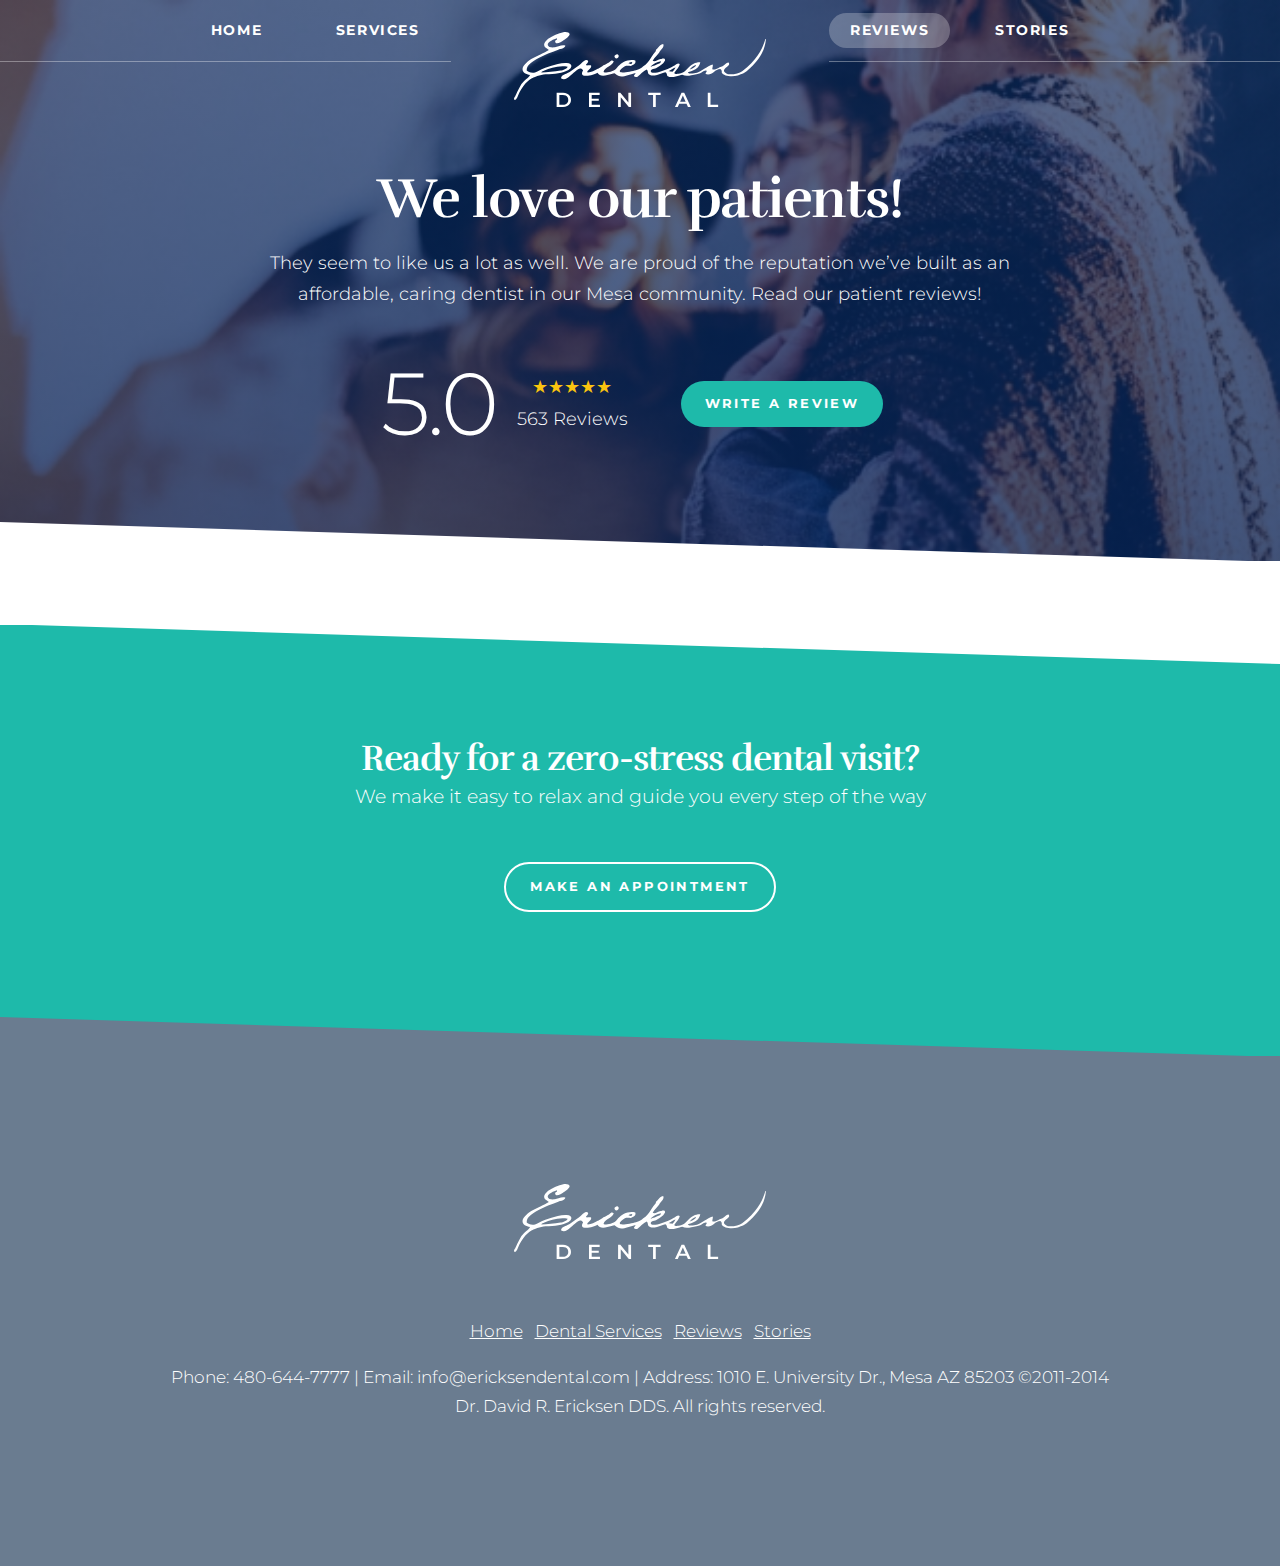
<file: reviews.html>
<!doctype html>
<html lang="en">
  <head>
    <meta charset="utf-8">
    <meta name="viewport" content="width=device-width, initial-scale=1">
    
    <link rel="stylesheet" href="assets/css/base.css">
    <script type="text/javascript" src="assets/js/masonry.pkgd.min.js"></script>
  </head>
  <body class="reviews">
    <header class="slant-bottom">
      <nav class="desktop">
        <a href="index.html" id="homeLink">Home</a>
        <a class="active" href="reviews.html" id="reviewsLink">Reviews</a>
        <a href="services.html" id="servicesLink">Services</a>
        <a href="stories.html" id="storiesLink">Stories</a>
      </nav>
      <nav class="mobile">
        <div id="nav-icon">
          <span></span>
          <span></span>
          <span></span>
          <span></span>
        </div>
        <ul>
          <li><a href="index.html">Home</a></li>
          <li><a href="reviews.html">Reviews</a></li>
          <li><a href="services.html">Services</a></li>
          <li><a href="stories.html">Stories</a></li>
        </ul>
      </nav>
      <script type="text/javascript">
        var nav = document.getElementById("nav-icon");
        nav.onclick = function() {
         nav.classList.toggle('open');
        }
      </script>      <div class="logo">
        <img src="assets/images/ericksen-dental-logo.svg" height="75" alt="Ericksen Dental" />
      </div>
      <div class="container">
      <h1>We love our patients!</h1>
      <p>They seem to like us a lot as well. We are proud of the reputation we’ve built as an affordable, caring dentist in our Mesa community. Read our patient reviews!</p>
      <p class="rating-billboard">
        <span class="number">5.0</span>
        <span class="total"><em>★★★★★</em> <br/>563 Reviews</span>
        <span class="add-review"><a href="https://www.google.com/maps/place/Ericksen+Dental/@33.4227863,-111.8115394,17z/data=!3m1!4b1!4m7!3m6!1s0x872ba7ccb3497dd1:0xe694e2d0fdb109f1!8m2!3d33.4227296!4d-111.8092277!9m1!1b1" class="button filled">Write a Review</a></span>
      </p>
             <p class="mobile">
            <a href="https://www.google.com/maps/place/Ericksen+Dental/@33.4227874,-111.8098979,19z/data=!4m12!1m6!3m5!1s0x872ba7ccb3497dd1:0xe694e2d0fdb109f1!2sEricksen+Dental!8m2!3d33.4227863!4d-111.8093507!3m4!1s0x872ba7ccb3497dd1:0xe694e2d0fdb109f1!8m2!3d33.4227863!4d-111.8093507" class="button filled">Get Directions</a>
          </p>
          <p class="mobile">
            <a href="tel:480-644-7777" class="button filled">Call 480-644-7777</a>
          </p>
    </div>
      
    </header>
    <div id="grid-gallery" class="container centered grid">
      <!-- <div class="review">
        <div class="meta">
          <span class="name">Leslie Knox</span>
          <span class="time">a week ago</span>
          <span class="stars">★★★★★</span>
        </div>
        <div class="text">
          <p>The best dentist in the valley. Definitely is not in it just to make money. I had many dentist in the valley tell me I had cavities that really did not exist. Dr. Ericksen found one cavity and made sure to show me the cavity on the screen with a small camera because he knew I have had a hard time trusting dentist in the area. I am from a small town in California and he gives off the caring small town vibe. Highly reccomend going to him for your dental needs!
          </p>
        </div> 
      </div>
      <div class="review">
        <div class="meta">
          <span class="name">Chester Elliott</span>
          <span class="time">a week ago</span>
          <span class="stars">★★★★★</span>
        </div>
        <div class="text">
          <p>I want to let you know that I was very pleased and satisfied with the results of my most recent visit to Ericksen Dental. The dental work to be done was fully explained and I felt very much at ease during the entire visit. I am very happy and confident to recommend Ericksen Dental to anyone needing dental work.

          Thank you.
          Chester D. Elliott, Jr
          </p>
        </div> 
      </div>
        <div class="review">
        <div class="meta">
          <span class="name">Cynthia Washington</span>
          <span class="time">2 weeks ago</span>
          <span class="stars">★★★★★</span>
        </div>
        <div class="text">
          <p>I felt so comfortable going to Ericksen dental office! I really appreciated the patience and care that was exemplified by all the staff and Dr Ericksen.   Anxiety, fear, money and actually embarrassment has kept me from getting and maintaining dental health.  But you showed me that it's is not to late to get my smile and teeth so I can rebuild my confidence.  Again, thank you! And I look forward to hopefully having you for my dentist in future!
          </p>
        </div> 
      </div>
      <div class="review">
        <div class="meta">
          <span class="name">Leslie Knox</span>
          <span class="time">a week ago</span>
          <span class="stars">★★★★★</span>
        </div>
        <div class="text">
          <p>The best dentist in the valley. Definitely is not in it just to make money. I had many dentist in the valley tell me I had cavities that really did not exist. Dr. Ericksen found one cavity and made sure to show me the cavity on the screen with a small camera because he knew I have had a hard time trusting dentist in the area. I am from a small town in California and he gives off the caring small town vibe. Highly reccomend going to him for your dental needs!
          </p>
        </div> 
      </div>
      <div class="review">
        <div class="meta">
          <span class="name">Chester Elliott</span>
          <span class="time">a week ago</span>
          <span class="stars">★★★★★</span>
        </div>
        <div class="text">
          <p>I want to let you know that I was very pleased and satisfied with the results of my most recent visit to Ericksen Dental. The dental work to be done was fully explained and I felt very much at ease during the entire visit. I am very happy and confident to recommend Ericksen Dental to anyone needing dental work.

          Thank you.
          Chester D. Elliott, Jr
          </p>
        </div> 
      </div>
        <div class="review">
        <div class="meta">
          <span class="name">Cynthia Washington</span>
          <span class="time">2 weeks ago</span>
          <span class="stars">★★★★★</span>
        </div>
        <div class="text">
          <p>I felt so comfortable going to Ericksen dental office! I really appreciated the patience and care that was exemplified by all the staff and Dr Ericksen.   Anxiety, fear, money and actually embarrassment has kept me from getting and maintaining dental health.  But you showed me that it's is not to late to get my smile and teeth so I can rebuild my confidence.  Again, thank you! And I look forward to hopefully having you for my dentist in future!
          </p>
        </div> 
      </div> -->
    </div>

    <div class="teal teal-blue slant-bottom slant-top">
      <div class="container centered">
        <h2>Ready for a zero-stress dental visit?</h2>
        <p>We make it easy to relax and guide you every step of the way</p>
        <p><a href="appointment.html" class="button empty">Make an Appointment</a></p>
      </div>
    </div>
<div class="slate">
      <div class="container centered">
        <footer>
       <img class="logo" src="assets/images/ericksen-dental-logo.svg" height="75" alt="Urban" />
        <p>
          <a href="index.html">Home</a> &nbsp; <a href="services.html">Dental Services</a> &nbsp; <a href="reviews.html">Reviews</a> &nbsp; <a href="stories.html">Stories</a>
        </p>
        <p>
Phone: 480-644-7777 | Email: info@ericksendental.com | Address: 1010 E. University Dr., Mesa AZ 85203
©2011-2014 Dr. David R. Ericksen DDS. All rights reserved. </p>
</footer>
     </div>
   </div>
   <script type="text/javascript" src="assets/js/birdeye.js"></script>
  </body>
</html>
</file>
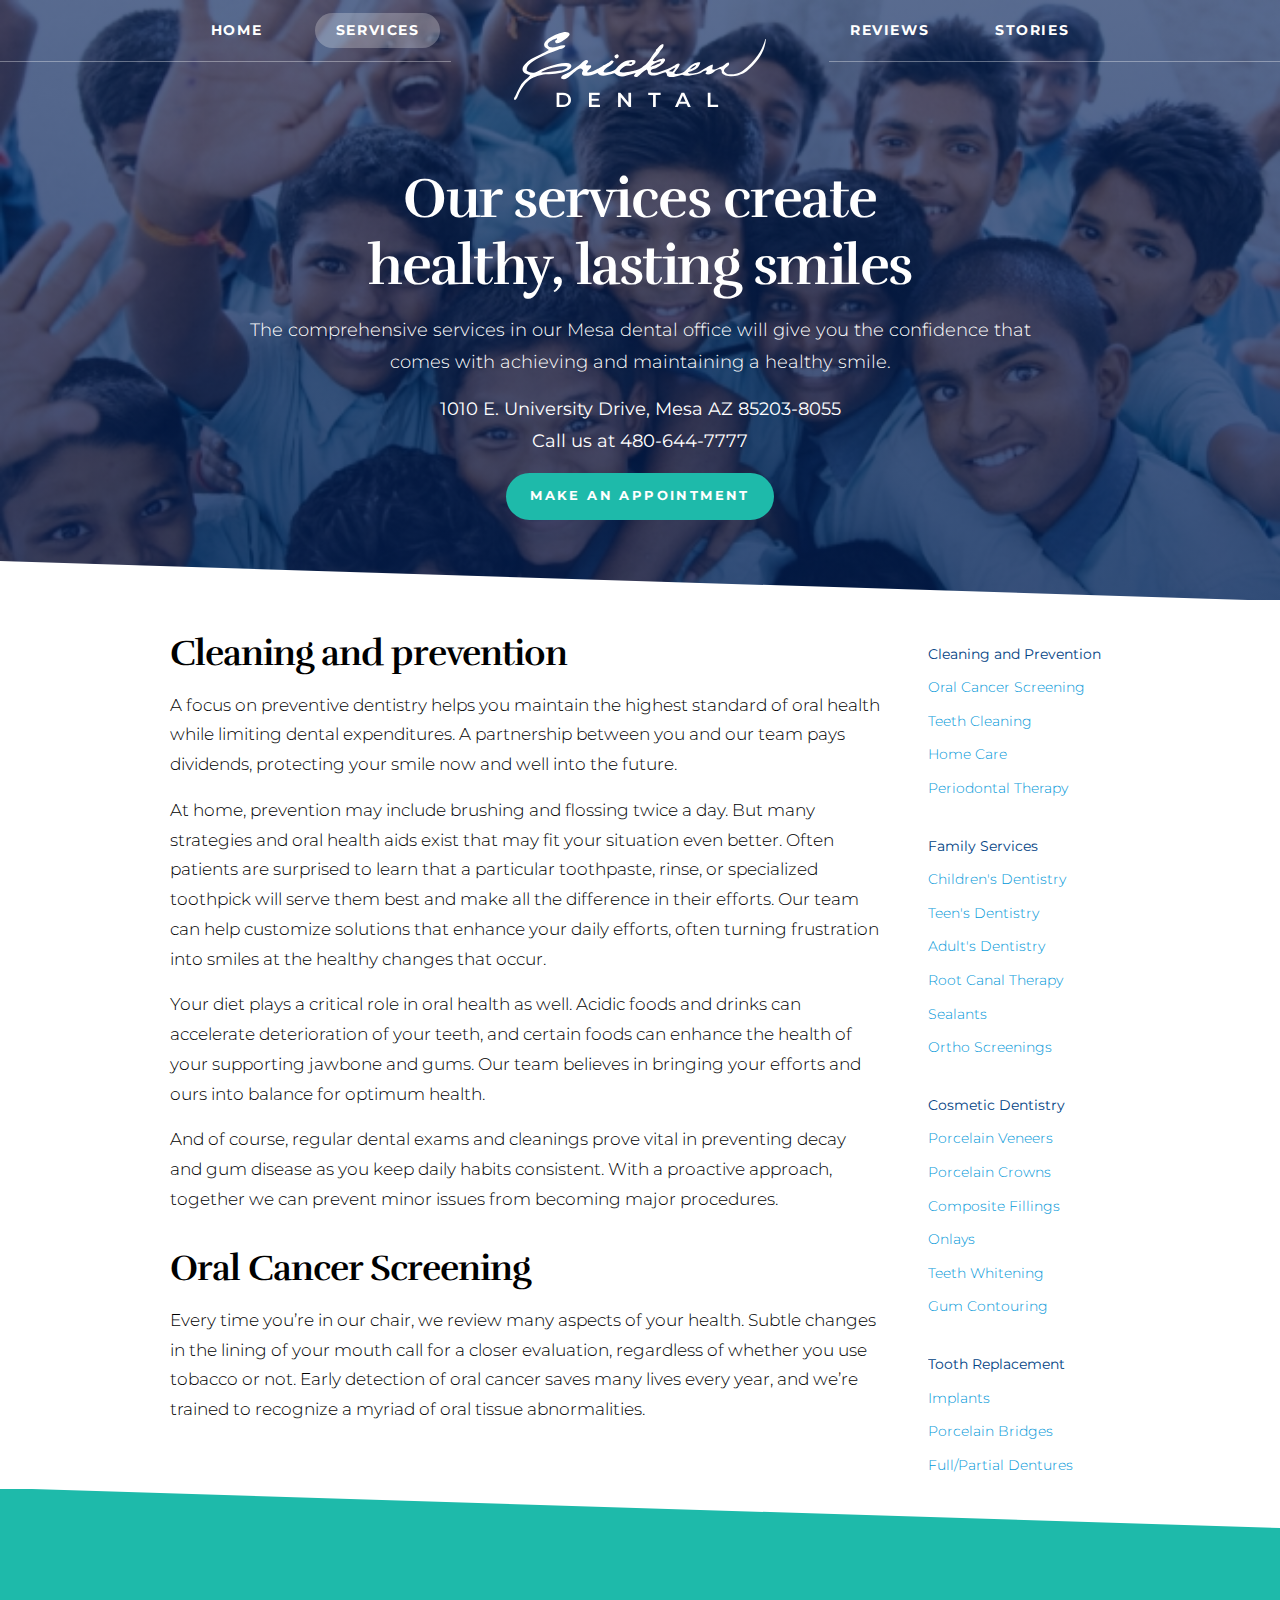
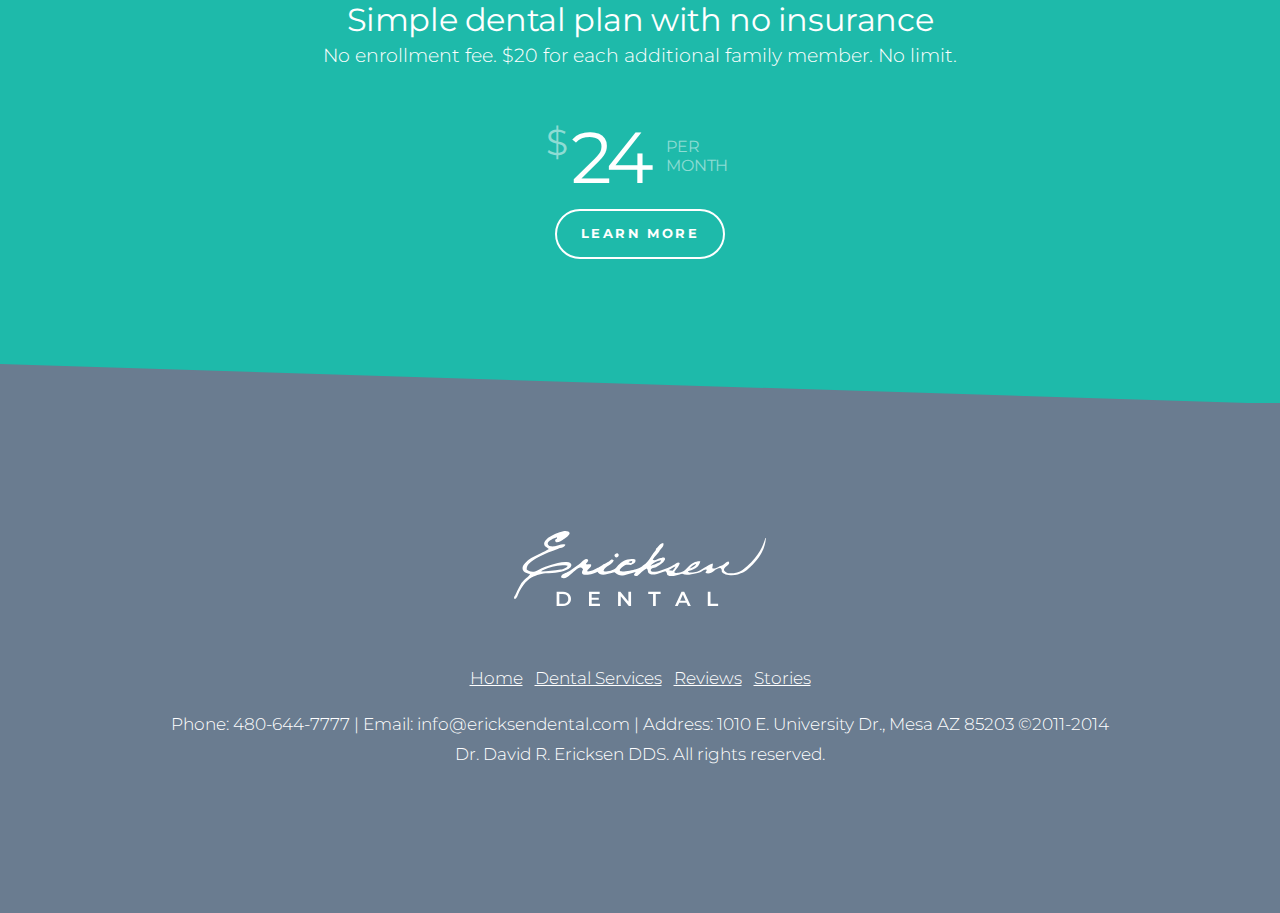
<file: services.html>
<!doctype html>
<html lang="en">
  <head>
    <meta charset="utf-8">
    <meta name="viewport" content="width=device-width, initial-scale=1">
    
    <link rel="stylesheet" href="assets/css/base.css">
  </head>
  <body class="services">
    <header class="slant-bottom">
      <nav class="desktop">
        <a href="index.html" id="homeLink">Home</a>
        <a href="reviews.html" id="reviewsLink">Reviews</a>
        <a class="active" href="services.html" id="servicesLink">Services</a>
        <a href="stories.html" id="storiesLink">Stories</a>
      </nav>
      <nav class="mobile">
        <div id="nav-icon">
          <span></span>
          <span></span>
          <span></span>
          <span></span>
        </div>
        <ul>
          <li><a href="index.html">Home</a></li>
          <li><a href="reviews.html">Reviews</a></li>
          <li><a href="services.html">Services</a></li>
          <li><a href="stories.html">Stories</a></li>
        </ul>
      </nav>
      <div class="logo">
        <img src="assets/images/ericksen-dental-logo.svg" height="75" alt="Ericksen Dental" />
      </div>
      <div class="container">
        <h1>Our services create <br />healthy, lasting smiles</h1>
        <p>The comprehensive services in our Mesa dental office will give you the confidence that comes with achieving and maintaining a healthy smile.  </p>
         
           <p>
            <strong>1010 E. University Drive, Mesa AZ 85203-8055 </strong><br/>
          <strong class="desktop"> Call us at 480-644-7777</strong>
          
          </p>
          <p class="mobile">
            <a href="https://www.google.com/maps/place/Ericksen+Dental/@33.4227874,-111.8098979,19z/data=!4m12!1m6!3m5!1s0x872ba7ccb3497dd1:0xe694e2d0fdb109f1!2sEricksen+Dental!8m2!3d33.4227863!4d-111.8093507!3m4!1s0x872ba7ccb3497dd1:0xe694e2d0fdb109f1!8m2!3d33.4227863!4d-111.8093507" class="button filled">Get Directions</a>
          </p>
          <p class="mobile">
            <a href="tel:480-644-7777" class="button filled">Call 480-644-7777</a>
          </p>
          <p>
            <a href="appointment.html" class="button filled">Make an appointment</a>
          </p>

      </div>
    </header>

    <div class="container">
         <div class="sidebar">
          <a href="#false" id="menuTrigger">
            Select a Service &nbsp;
            <svg width="13" height="7" viewBox="0 0 13 7" fill="none" xmlns="http://www.w3.org/2000/svg">
              <path d="M12 1L6.5 6L1 1" stroke="white" stroke-width="2" stroke-linecap="round" stroke-linejoin="round"/>
            </svg>
          </a>
      <ul>
        <li>
          <a href="#">Cleaning and Prevention</a>
          <ul>
            <li><a href="oral-cancer-screening.html">Oral Cancer Screening</a></li>
            <li><a href="#">Teeth Cleaning</a></li>
            <li><a href="#">Home Care</a></li>
            <li><a href="#">Periodontal Therapy</a></li>
          </ul>
        </li>
        <li>
          <a href="#">Family Services</a>
          <ul>
            <li><a href="childrens-dentistry.html">Children's Dentistry</a></li>
            <li><a href="teens-dentistry.html">Teen's Dentistry</a></li>
            <li><a href="#">Adult's Dentistry</a></li>
            <li><a href="#">Root Canal Therapy</a></li>
            <li><a href="#">Sealants</a></li>
            <li><a href="#">Ortho Screenings</a></li>
          </ul>
        </li>
        <li>
          <a href="#">Cosmetic Dentistry</a>
          <ul>
            <li><a href="#">Porcelain Veneers</a></li>
            <li><a href="#">Porcelain Crowns</a></li>
            <li><a href="#">Composite Fillings</a></li>
            <li><a href="#">Onlays</a></li>
            <li><a href="#">Teeth Whitening</a></li>
            <li><a href="#">Gum Contouring</a></li>
          </ul>
        </li>
        <li>
          <a href="#">Tooth Replacement</a>
          <ul>
            <li><a href="#">Implants</a></li>
            <li><a href="#">Porcelain Bridges</a></li>
            <li><a href="#">Full/Partial Dentures</a></li>
          </ul>
        </li>
      </ul>
    </div>
      <div class="main-content">
      <h2>Cleaning and prevention</h2>

      <p>A focus on preventive dentistry helps you maintain the highest standard of oral health while limiting dental expenditures. A partnership between you and our team pays dividends, protecting your smile now and well into the future.</p>

<p>At home, prevention may include brushing and flossing twice a day. But many strategies and oral health aids exist that may fit your situation even better. Often patients are surprised to learn that a particular toothpaste, rinse, or specialized toothpick will serve them best and make all the difference in their efforts. Our team can help customize solutions that enhance your daily efforts, often turning frustration into smiles at the healthy changes that occur.
</p>

<p>Your diet plays a critical role in oral health as well. Acidic foods and drinks can accelerate deterioration of your teeth, and certain foods can enhance the health of your supporting jawbone and gums. Our team believes in bringing your efforts and ours into balance for optimum health.
</p>

<p>
And of course, regular dental exams and cleanings prove vital in preventing decay and gum disease as you keep daily habits consistent. With a proactive approach, together we can prevent minor issues from becoming major procedures.
</p>

<h2>Oral Cancer Screening</h2>
<p>Every time you’re in our chair, we review many aspects of your health. Subtle changes in the lining of your mouth call for a closer evaluation, regardless of whether you use tobacco or not. Early detection of oral cancer saves many lives every year, and we’re trained to recognize a myriad of oral tissue abnormalities.</p>
    </div>
 
    </div>
        


    <div class="teal teal-blue slant-bottom slant-top">
      <div class="container centered">
        <h2 class="alt">Simple dental plan with no insurance</h2>
        <p>No enrollment fee. $20 for each additional family member. No limit.</p>
        <div class="ad alt">
          <h3><em>$</em><span>24</span><strong>Per Month</strong></h3>
        </div>
        <p>
          <a href="plan.html" class="button empty white">Learn More</a>
        </p>
      </div>
    </div>
<div class="slate">
      <div class="container centered">
        <footer>
       <img class="logo" src="assets/images/ericksen-dental-logo.svg" height="75" alt="Urban" />
        <p>
          <a href="index.html">Home</a> &nbsp; <a href="services.html">Dental Services</a> &nbsp; <a href="reviews.html">Reviews</a> &nbsp; <a href="stories.html">Stories</a>
        </p>
        <p>
Phone: 480-644-7777 | Email: info@ericksendental.com | Address: 1010 E. University Dr., Mesa AZ 85203
©2011-2014 Dr. David R. Ericksen DDS. All rights reserved. </p>
</footer>
     </div>
   </div>
   <script type="text/javascript">
    var nav = document.getElementById("nav-icon");
    nav.onclick = function() {
     nav.classList.toggle('open');
    }
    var menu = document.getElementById("menuTrigger");
    menu.onclick = function() {
     menu.classList.toggle('open');
    }


      </script>
  </body>
</html>
</file>
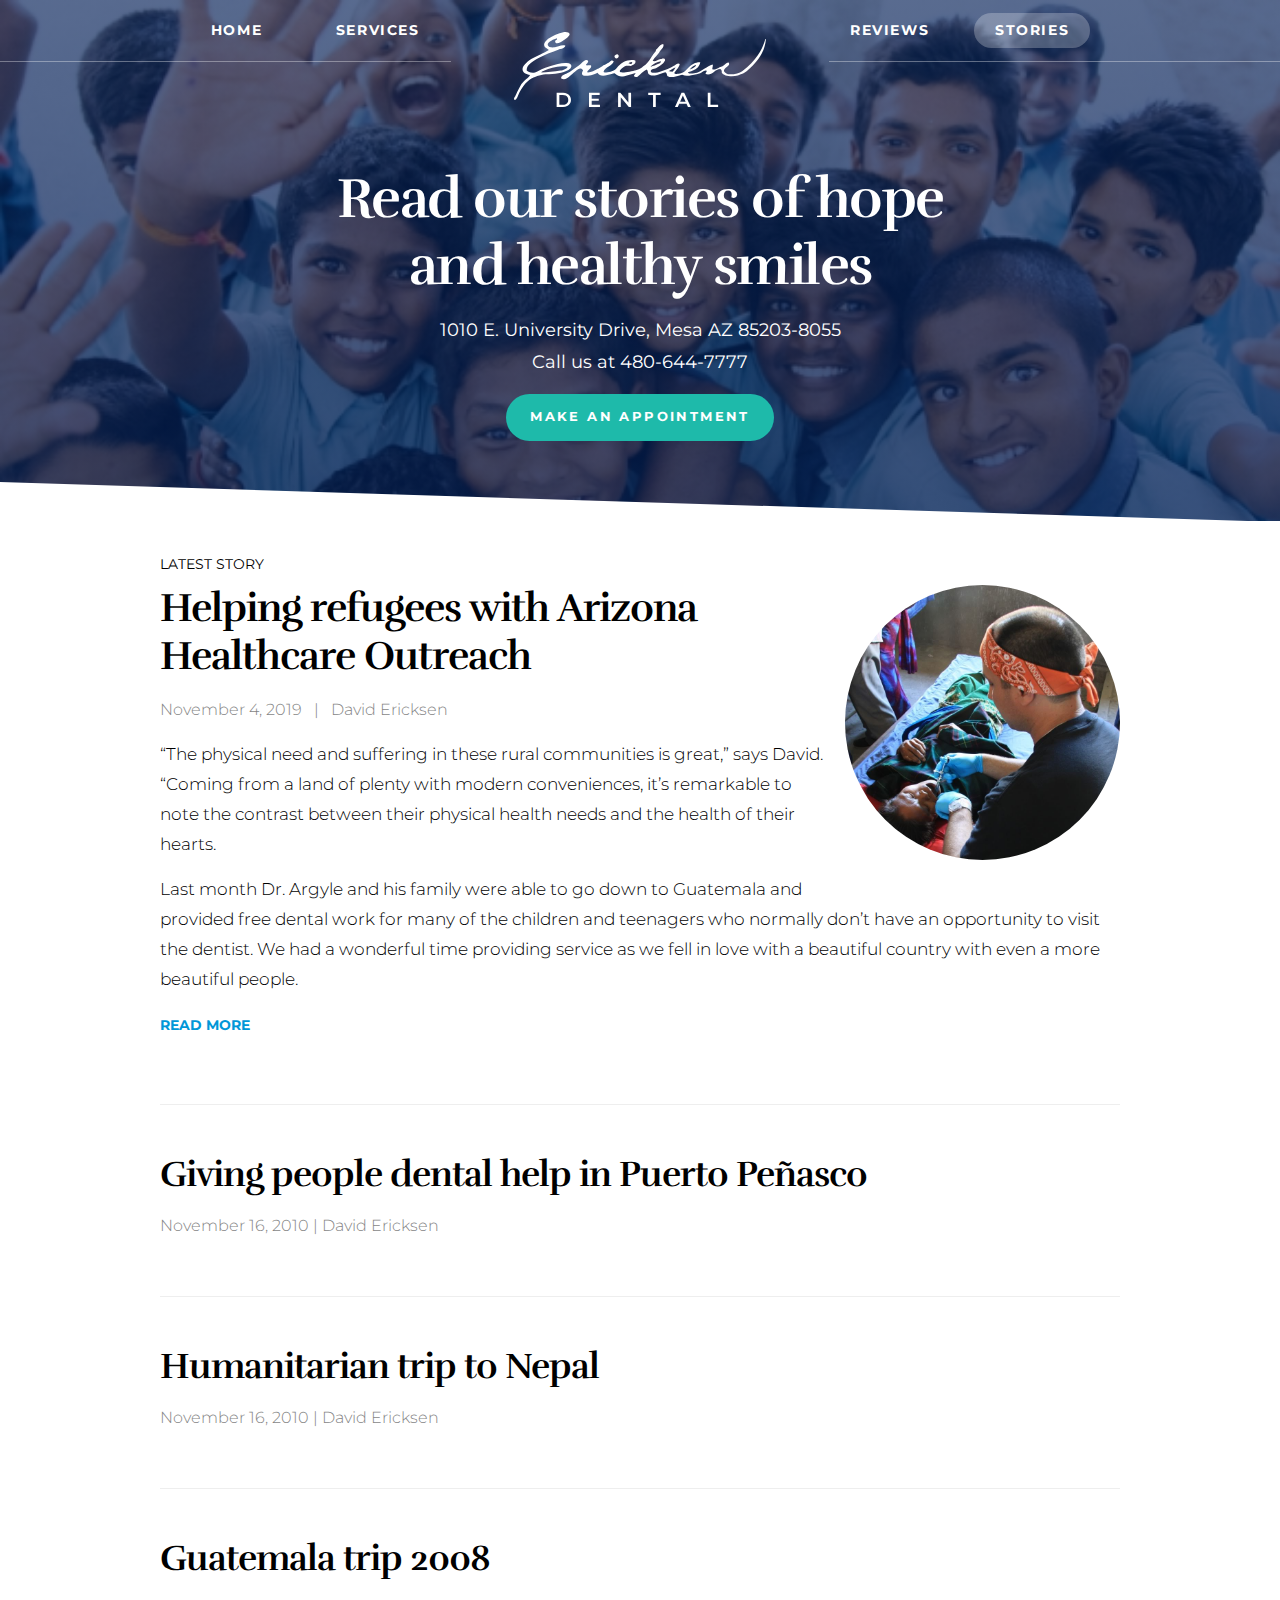
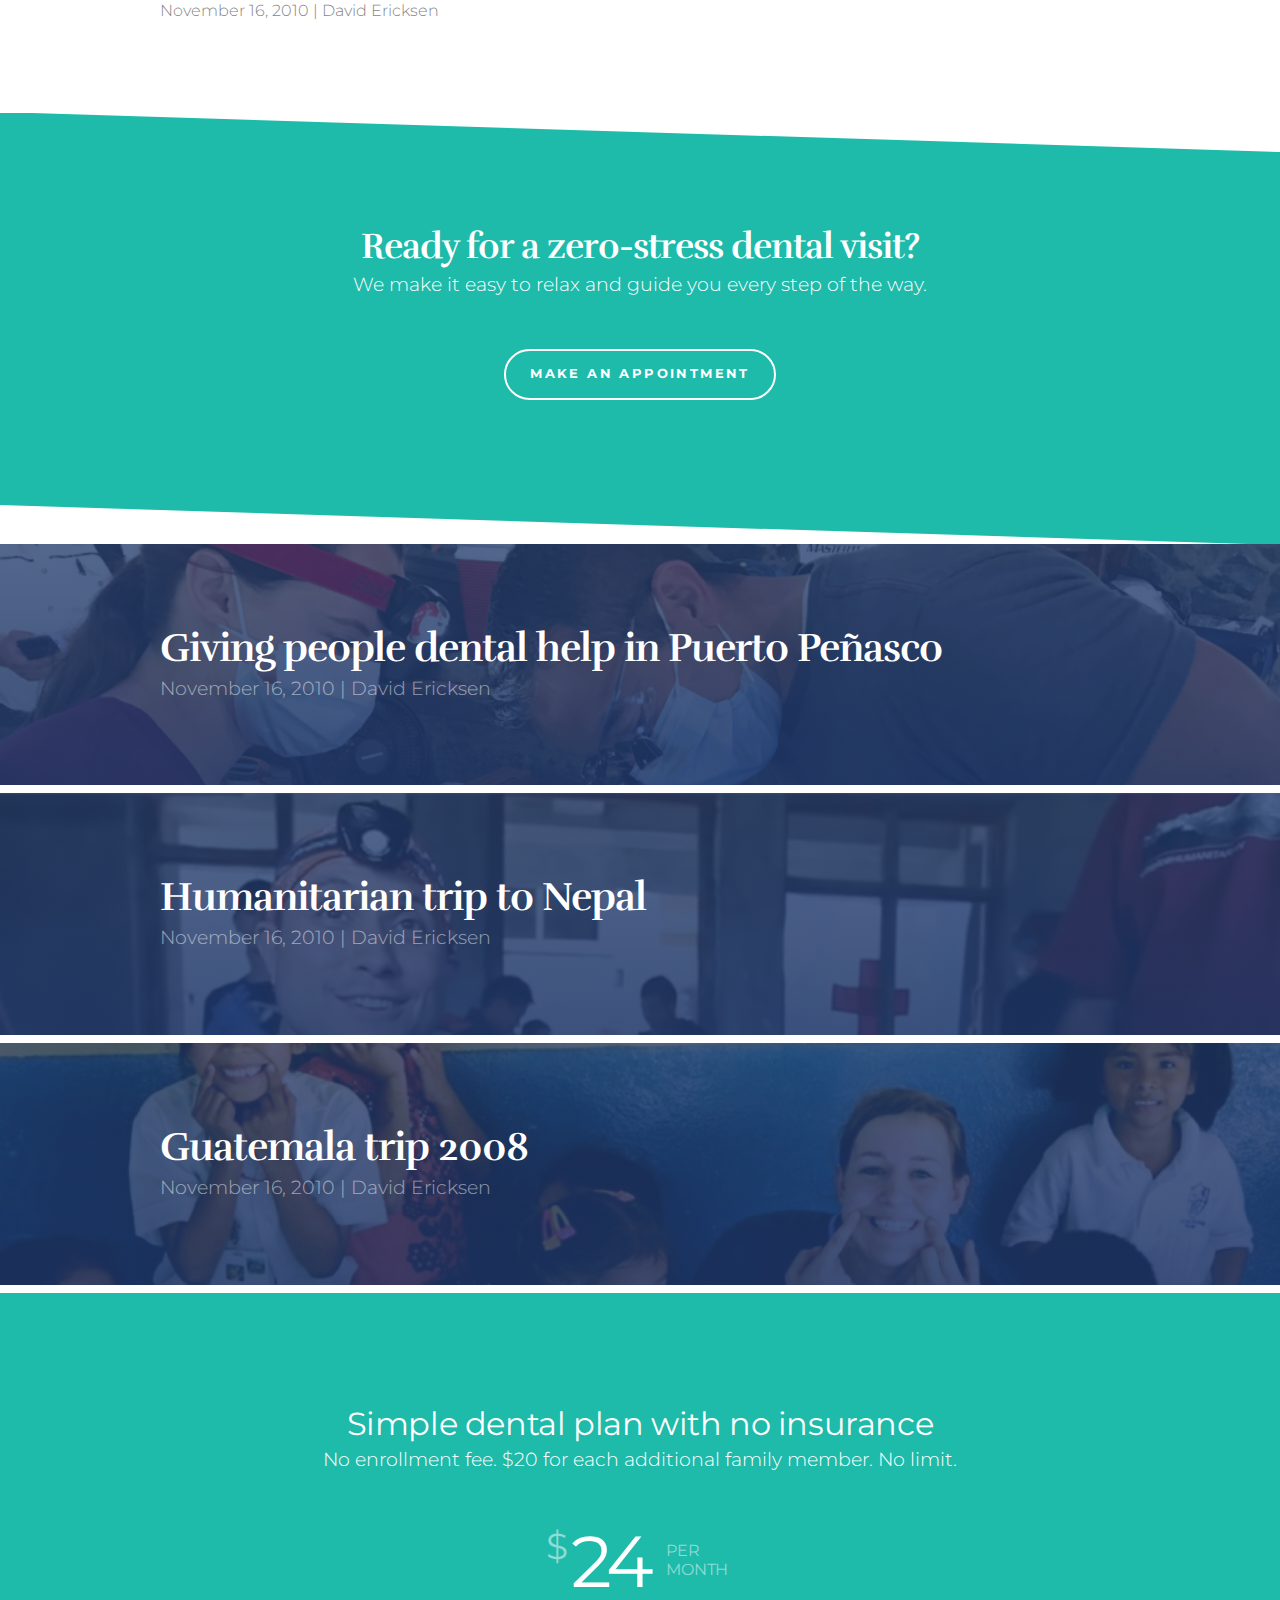
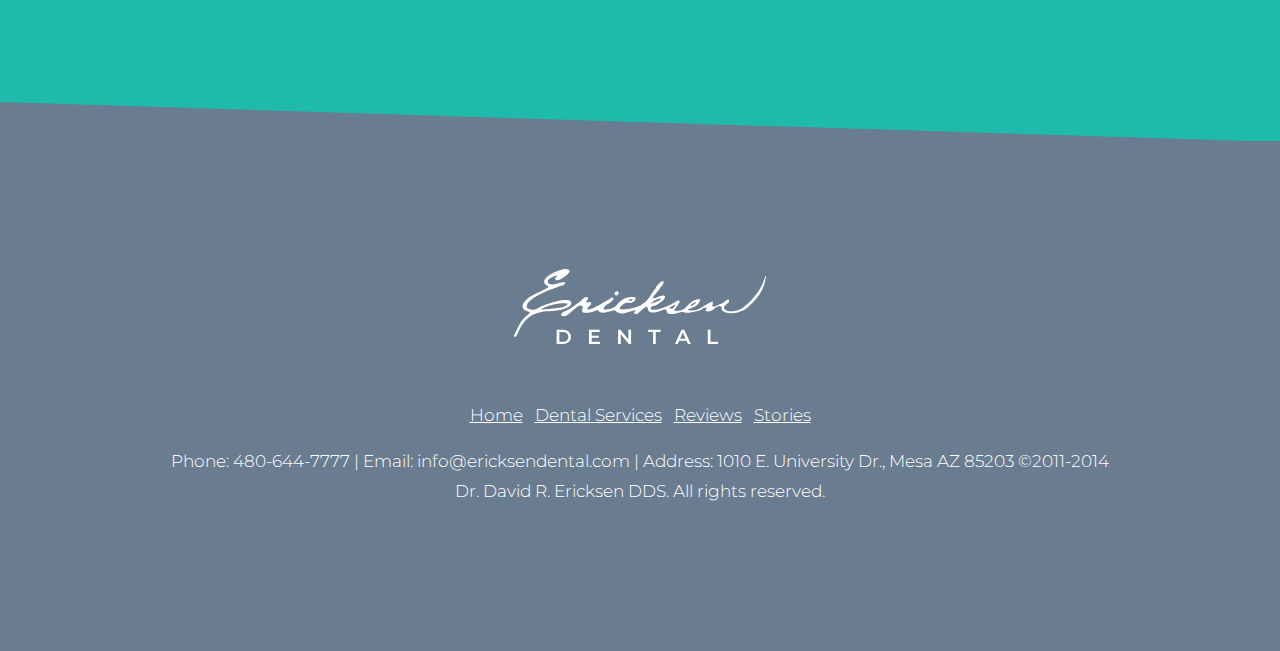
<file: stories.html>
<!doctype html>
<html lang="en">
  <head>
    <meta charset="utf-8">
    <meta name="viewport" content="width=device-width, initial-scale=1">
    
    <link rel="stylesheet" href="assets/css/base.css">
  </head>
  <body class="services">
    <header class="slant-bottom">
      <nav class="desktop">
        <a href="index.html" id="homeLink">Home</a>
        <a href="reviews.html" id="reviewsLink">Reviews</a>
        <a href="services.html" id="servicesLink">Services</a>
        <a class="active" href="stories.html" id="storiesLink">Stories</a>
      </nav>
      <nav class="mobile">
        <div id="nav-icon">
          <span></span>
          <span></span>
          <span></span>
          <span></span>
        </div>
        <ul>
          <li><a href="index.html">Home</a></li>
          <li><a href="reviews.html">Reviews</a></li>
          <li><a href="services.html">Services</a></li>
          <li><a href="stories.html">Stories</a></li>
        </ul>
      </nav>
      <script type="text/javascript">
        var nav = document.getElementById("nav-icon");
        nav.onclick = function() {
         nav.classList.toggle('open');
        }
      </script>
      <div class="logo">
        <img src="assets/images/ericksen-dental-logo.svg" height="75" alt="Ericksen Dental" />
      </div>
      <div class="container narrow">
        <h1>Read our stories of hope and healthy smiles</h1>
         
           <p>
            <strong>1010 E. University Drive, Mesa AZ 85203-8055 </strong><br/>
          <strong class="desktop"> Call us at 480-644-7777</strong>
          
          </p>
          <p class="mobile">
            <a href="https://www.google.com/maps/place/Ericksen+Dental/@33.4227874,-111.8098979,19z/data=!4m12!1m6!3m5!1s0x872ba7ccb3497dd1:0xe694e2d0fdb109f1!2sEricksen+Dental!8m2!3d33.4227863!4d-111.8093507!3m4!1s0x872ba7ccb3497dd1:0xe694e2d0fdb109f1!8m2!3d33.4227863!4d-111.8093507" class="button filled">Get Directions</a>
          </p>
          <p class="mobile">
            <a href="tel:480-644-7777" class="button filled">Call 480-644-7777</a>
          </p>
          <p>
            <a href="appointment.html" class="button filled">Make an appointment</a>
          </p>

      </div>
    </header>
    <div class="container">
      <div class="lead-story">
        <div class="story-image pull-up">
          <img src="assets/images/stories-1.png" />
        </div>
        <p class="latest">LATEST STORY</p>
        <h2><a href="story.html">Helping refugees with Arizona Healthcare Outreach</a></h2>
        <p class="byline">November 4, 2019 &nbsp; | &nbsp; David Ericksen</p>
        <p>“The physical need and suffering in these rural communities is great,” says David. “Coming from a land of plenty with modern conveniences, it’s remarkable to note the contrast between their physical health needs and the health of their hearts. </p>
        <p>Last month Dr. Argyle and his family were able to go down to Guatemala and provided free dental work for many of the children and teenagers who normally don’t have an opportunity to visit the dentist. We had a wonderful time providing service as we fell in love with a beautiful country with even a more beautiful people.</p>
        <p><a href="story.html" class="read-more">READ MORE</a></p>


      </div>
    </div>
    
    <div class="stories-list container">
        <a href="story.html">
          <h2>Giving people dental help in Puerto Peñasco </h2>
          <p class="byline">November 16, 2010   |    David Ericksen</p>
        </a>
        <a href="story.html">
          <h2>Humanitarian trip to Nepal </h2>
          <p class="byline">November 16, 2010   |    David Ericksen</p>
        </a>
        <a href="story.html">
          <h2>Guatemala trip 2008</h2>
          <p class="byline">November 16, 2010   |    David Ericksen</p>
        </a>
      </div>
<div class="teal slant-top slant-bottom">
      <div class="container centered">
        <h2>Ready for a zero-stress dental visit?</h2>
        <p>We make it easy to relax and guide you every step of the way.</p>
        <p><a href="appointment.html" class="button empty">Make an Appointment</a></p>
      </div>
    </div>
    <a class="story" href="story.html" style="background-image: 
    url(assets/images/stories-mexico.png); 
  ); ">
      <div class="container">
        <h2>Giving people dental help in Puerto Peñasco </h2>
        <p class="byline">November 16, 2010   |    David Ericksen</p>
        <!-- <p><a href="story.html" class="read-more">READ MORE</a></p> -->
      </div>
    </a>  

    <a class="story" href="story.html" style="background-image: url(assets/images/stories-nepal.png); ">
      <div class="container">
        <h2>Humanitarian trip to Nepal </h2>
        <p class="byline">November 16, 2010   |    David Ericksen</p>
        <!-- <p><a href="story.html" class="read-more">READ MORE</a></p> -->
      </div>
    </a> 

    <a class="story" href="story.html" style="background-image: url(assets/images/stories-guatemala.png); ">
      <div class="container">
        <h2>Guatemala trip 2008</h2>
        <p class="byline">November 16, 2010   |    David Ericksen</p>
        <!-- <p><a href="story.html" class="read-more">READ MORE</a></p> -->
      </div>
    </a>  
    </div>        


    <div class="teal teal-blue slant-bottom">
      <div class="container centered">
        <h2 class="alt">Simple dental plan with no insurance</h2>
        <p>No enrollment fee. $20 for each additional family member. No limit.</p>
        <div class="ad alt">
          <h3><em>$</em><span>24</span><strong>Per Month</strong></h3>
        </div>
        <!-- <p>
          <a href="#" class="button empty white">Learn More</a>
        </p> -->
      </div>
    </div>
<div class="slate">
      <div class="container centered">
        <footer>
       <img class="logo" src="assets/images/ericksen-dental-logo.svg" height="75" alt="Urban" />
        <p>
          <a href="index.html">Home</a> &nbsp; <a href="services.html">Dental Services</a> &nbsp; <a href="reviews.html">Reviews</a> &nbsp; <a href="stories.html">Stories</a>
        </p>
        <p>
Phone: 480-644-7777 | Email: info@ericksendental.com | Address: 1010 E. University Dr., Mesa AZ 85203
©2011-2014 Dr. David R. Ericksen DDS. All rights reserved. </p>
</footer>
     </div>
   </div>
  </body>
</html>
</file>
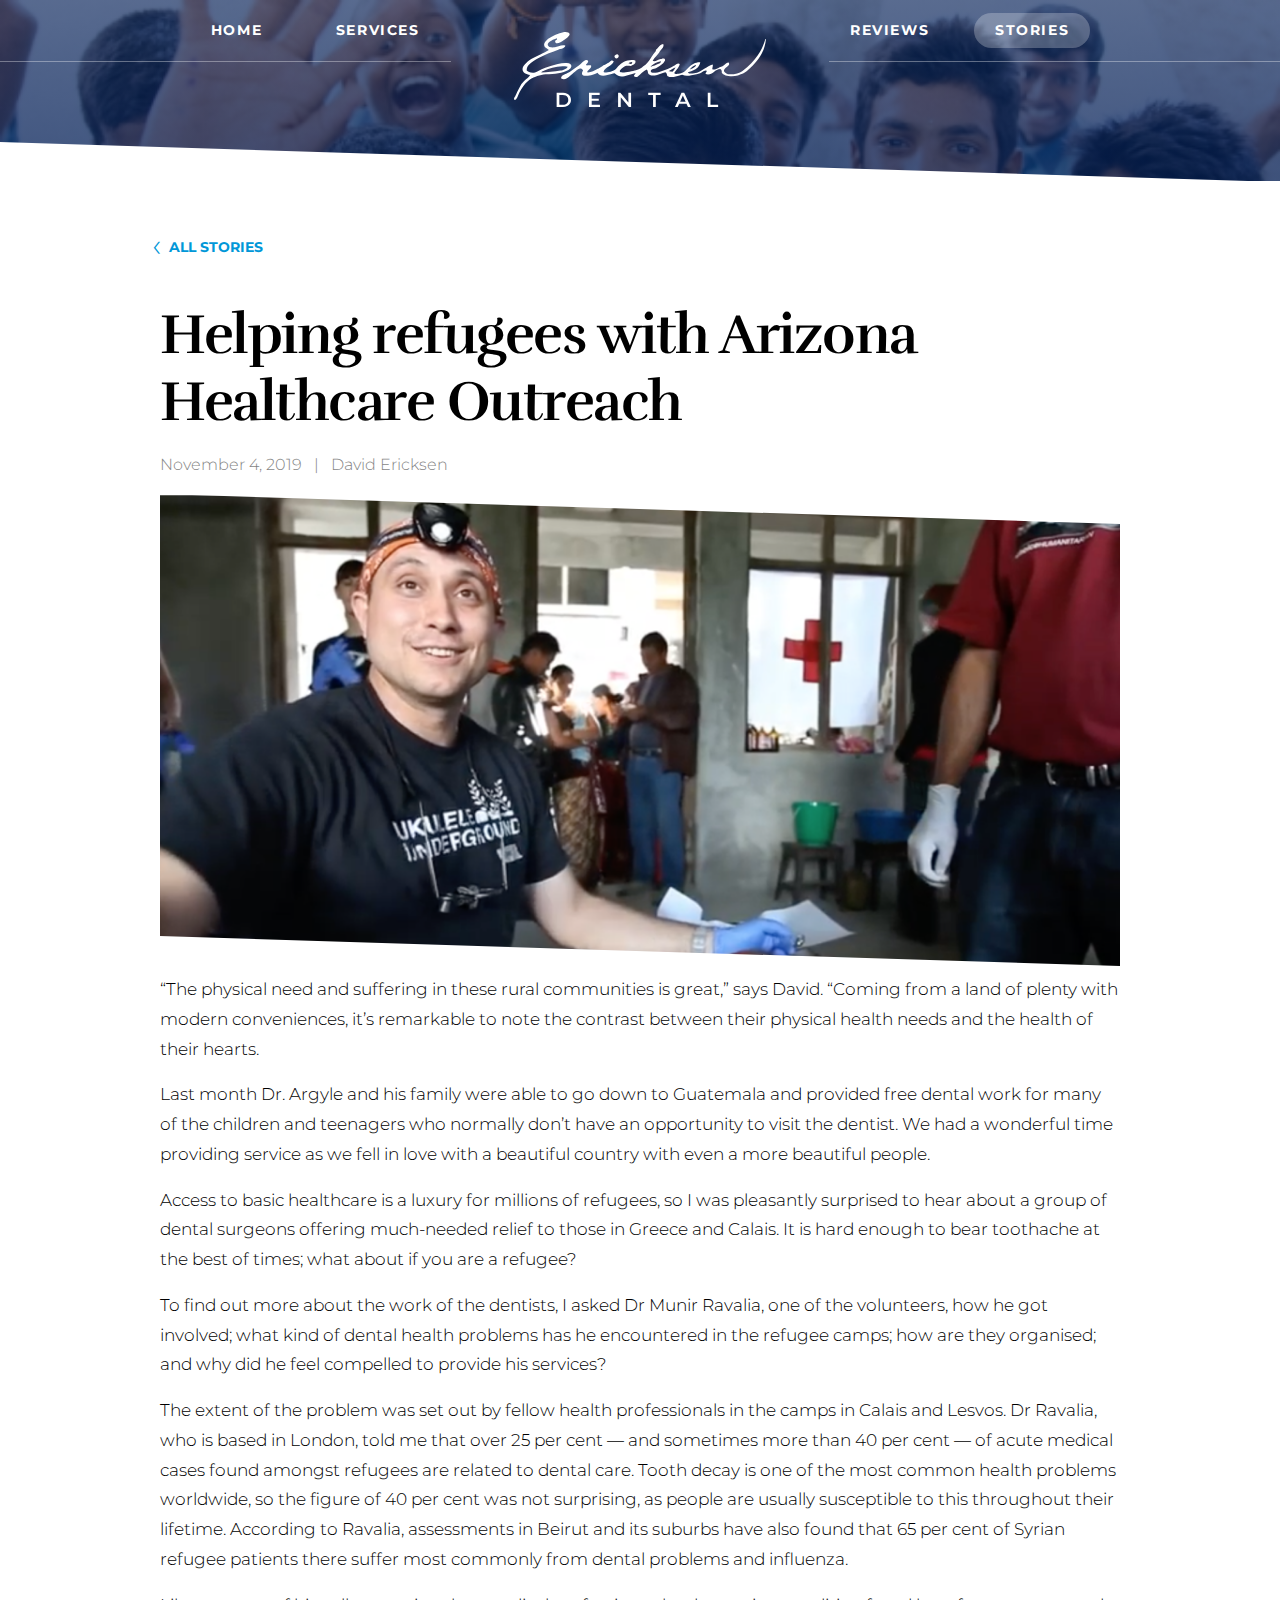
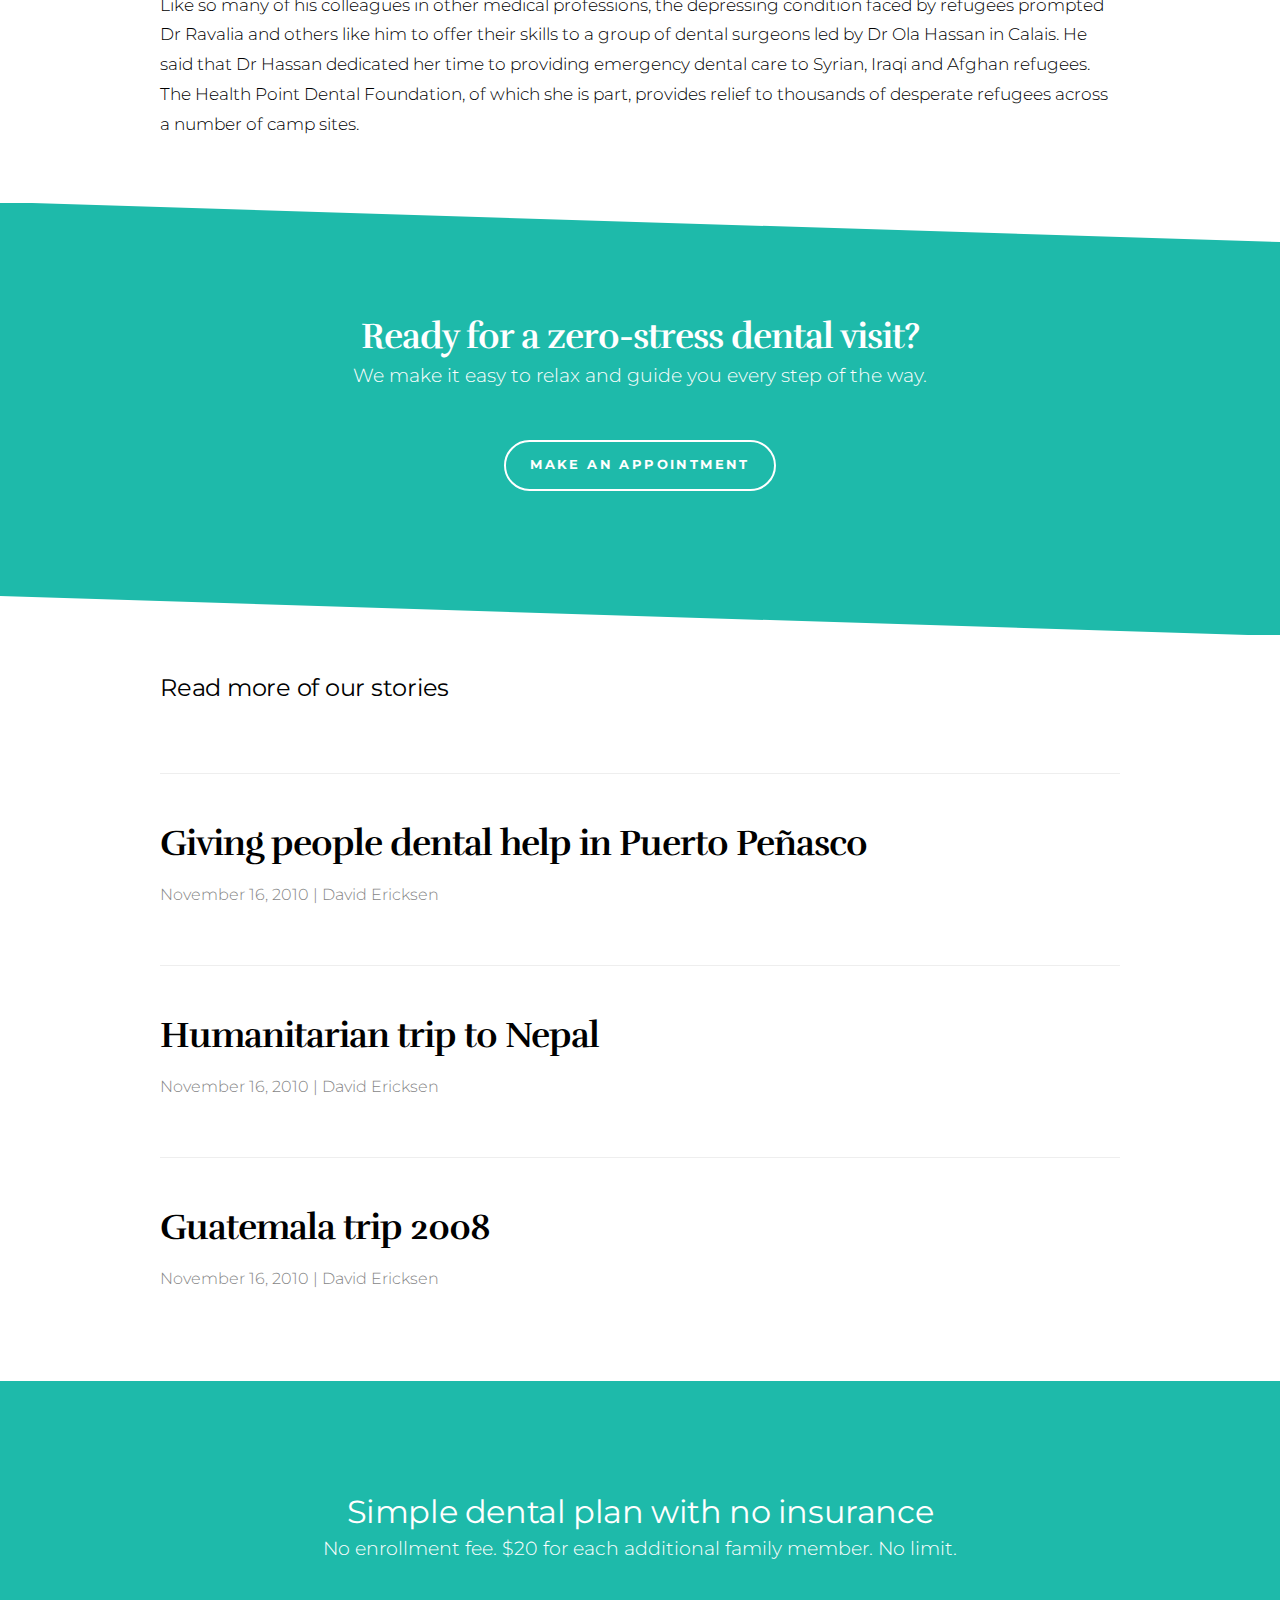
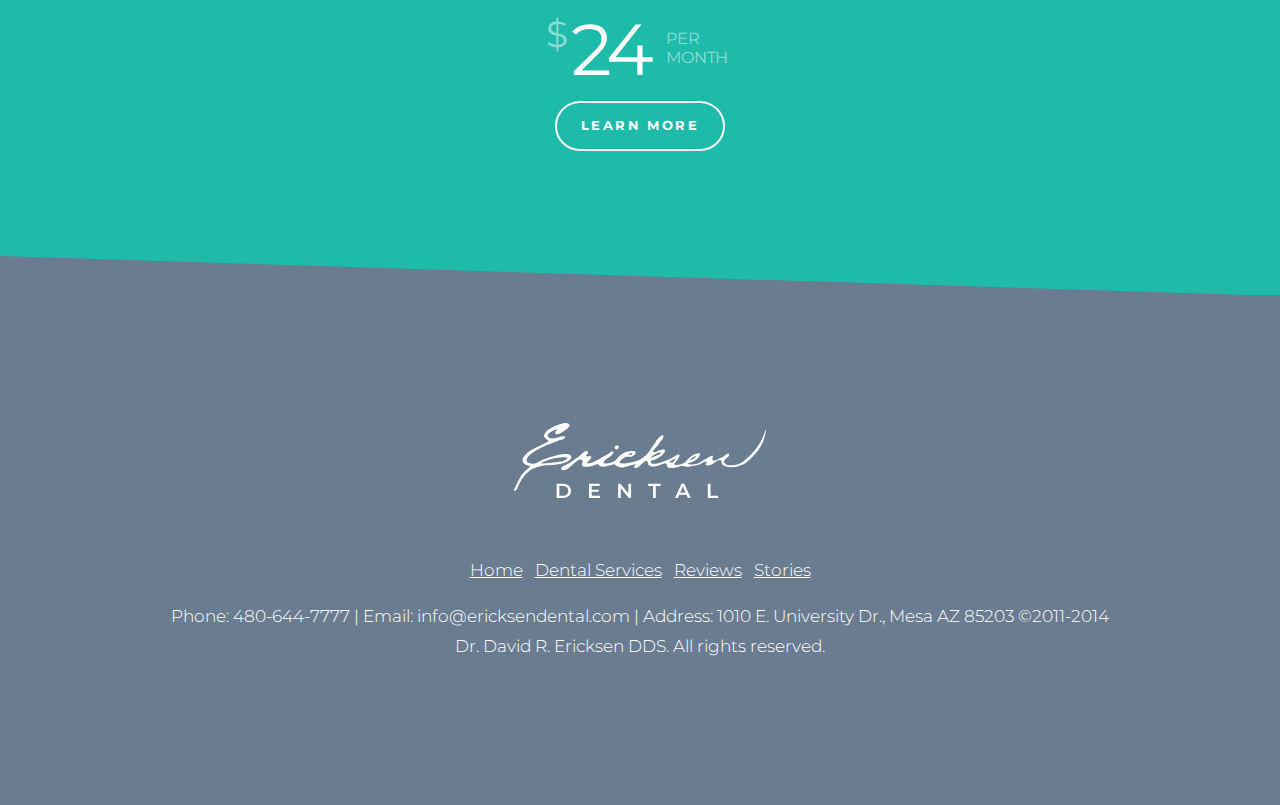
<file: story.html>
<!doctype html>
<html lang="en">
  <head>
    <meta charset="utf-8">
    <meta name="viewport" content="width=device-width, initial-scale=1">
    
    <link rel="stylesheet" href="assets/css/base.css">
  </head>
  <body class="services">
    <header class="slant-bottom">
      <nav class="desktop">
        <a href="index.html" id="homeLink">Home</a>
        <a href="reviews.html" id="reviewsLink">Reviews</a>
        <a href="services.html" id="servicesLink">Services</a>
        <a class="active" href="stories.html" id="storiesLink">Stories</a>
      </nav>
      <nav class="mobile">
        <div id="nav-icon">
          <span></span>
          <span></span>
          <span></span>
          <span></span>
        </div>
        <ul>
          <li><a href="index.html">Home</a></li>
          <li><a href="reviews.html">Reviews</a></li>
          <li><a href="services.html">Services</a></li>
          <li><a href="stories.html">Stories</a></li>
        </ul>
      </nav>
      <script type="text/javascript">
        var nav = document.getElementById("nav-icon");
        nav.onclick = function() {
         nav.classList.toggle('open');
        }
      </script>
      <div class="logo">
        <img src="assets/images/ericksen-dental-logo.svg" height="75" alt="Ericksen Dental" />
      </div>

    </header>
    <div class="container">
      <p><a href="stories.html" class="read-more breadcrumb">All Stories</a></p>
        <h1>Helping refugees with Arizona Healthcare Outreach</h1>
        <p class="byline">November 4, 2019 &nbsp; | &nbsp; David Ericksen</p>
   <!--  </div> -->
    <div class="slant-top slant-bottom photo" style="width: 100%; height:20rem; background: url(assets/images/stories-nepal.png); background-size: cover; background-repeat: no-repeat;  background-position: top center; z-index: -1; position: relative;">
    </div>
    <!-- <div class="container"> -->
        <p>“The physical need and suffering in these rural communities is great,” says David. “Coming from a land of plenty with modern conveniences, it’s remarkable to note the contrast between their physical health needs and the health of their hearts. </p>
        <p>Last month Dr. Argyle and his family were able to go down to Guatemala and provided free dental work for many of the children and teenagers who normally don’t have an opportunity to visit the dentist. We had a wonderful time providing service as we fell in love with a beautiful country with even a more beautiful people. </p>

        <p>Access to basic healthcare is a luxury for millions of refugees, so I was pleasantly surprised to hear about a group of dental surgeons offering much-needed relief to those in Greece and Calais. It is hard enough to bear toothache at the best of times; what about if you are a refugee?</p>
    
        <p>To find out more about the work of the dentists, I asked Dr Munir Ravalia, one of the volunteers, how he got involved; what kind of dental health problems has he encountered in the refugee camps; how are they organised; and why did he feel compelled to provide his services?</p>

        <p>The extent of the problem was set out by fellow health professionals in the camps in Calais and Lesvos. Dr Ravalia, who is based in London, told me that over 25 per cent — and sometimes more than 40 per cent — of acute medical cases found amongst refugees are related to dental care. Tooth decay is one of the most common health problems worldwide, so the figure of 40 per cent was not surprising, as people are usually susceptible to this throughout their lifetime. According to Ravalia, assessments in Beirut and its suburbs have also found that 65 per cent of Syrian refugee patients there suffer most commonly from dental problems and influenza.</p>

        <p>Like so many of his colleagues in other medical professions, the depressing condition faced by refugees prompted Dr Ravalia and others like him to offer their skills to a group of dental surgeons led by Dr Ola Hassan in Calais. He said that Dr Hassan dedicated her time to providing emergency dental care to Syrian, Iraqi and Afghan refugees. The Health Point Dental Foundation, of which she is part, provides relief to thousands of desperate refugees across a number of camp sites.</p>

      </div>
      <div class="teal slant-top slant-bottom">
      <div class="container centered">
        <h2>Ready for a zero-stress dental visit?</h2>
        <p>We make it easy to relax and guide you every step of the way.</p>
        <p><a href="appointment.html" class="button empty">Make an Appointment</a></p>
      </div>
    </div>
      <div class="container">
        <h3 class="alt">Read more of our stories</h3>
      </div>
      
      <div class="stories-list container">
        <a href="story.html">
          <h2>Giving people dental help in Puerto Peñasco </h2>
          <p class="byline">November 16, 2010   |    David Ericksen</p>
        </a>
        <a href="story.html">
          <h2>Humanitarian trip to Nepal </h2>
          <p class="byline">November 16, 2010   |    David Ericksen</p>
        </a>
        <a href="story.html">
          <h2>Guatemala trip 2008</h2>
          <p class="byline">November 16, 2010   |    David Ericksen</p>
        </a>
      </div>


    <div class="teal teal-blue slant-bottom">
      <div class="container centered">
        <h2 class="alt">Simple dental plan with no insurance</h2>
        <p>No enrollment fee. $20 for each additional family member. No limit.</p>
        <div class="ad alt">
          <h3><em>$</em><span>24</span><strong>Per Month</strong></h3>
        </div>
        <p>
          <a href="plan.html" class="button empty white">Learn More</a>
        </p>
      </div>
    </div>
<div class="slate">
      <div class="container centered">
        <footer>
       <img class="logo" src="assets/images/ericksen-dental-logo.svg" height="75" alt="Urban" />
        <p>
          <a href="index.html">Home</a> &nbsp; <a href="services.html">Dental Services</a> &nbsp; <a href="reviews.html">Reviews</a> &nbsp; <a href="stories.html">Stories</a>
        </p>
        <p>
Phone: 480-644-7777 | Email: info@ericksendental.com | Address: 1010 E. University Dr., Mesa AZ 85203
©2011-2014 Dr. David R. Ericksen DDS. All rights reserved. </p>
</footer>
     </div>
   </div>
  </body>
</html>
</file>
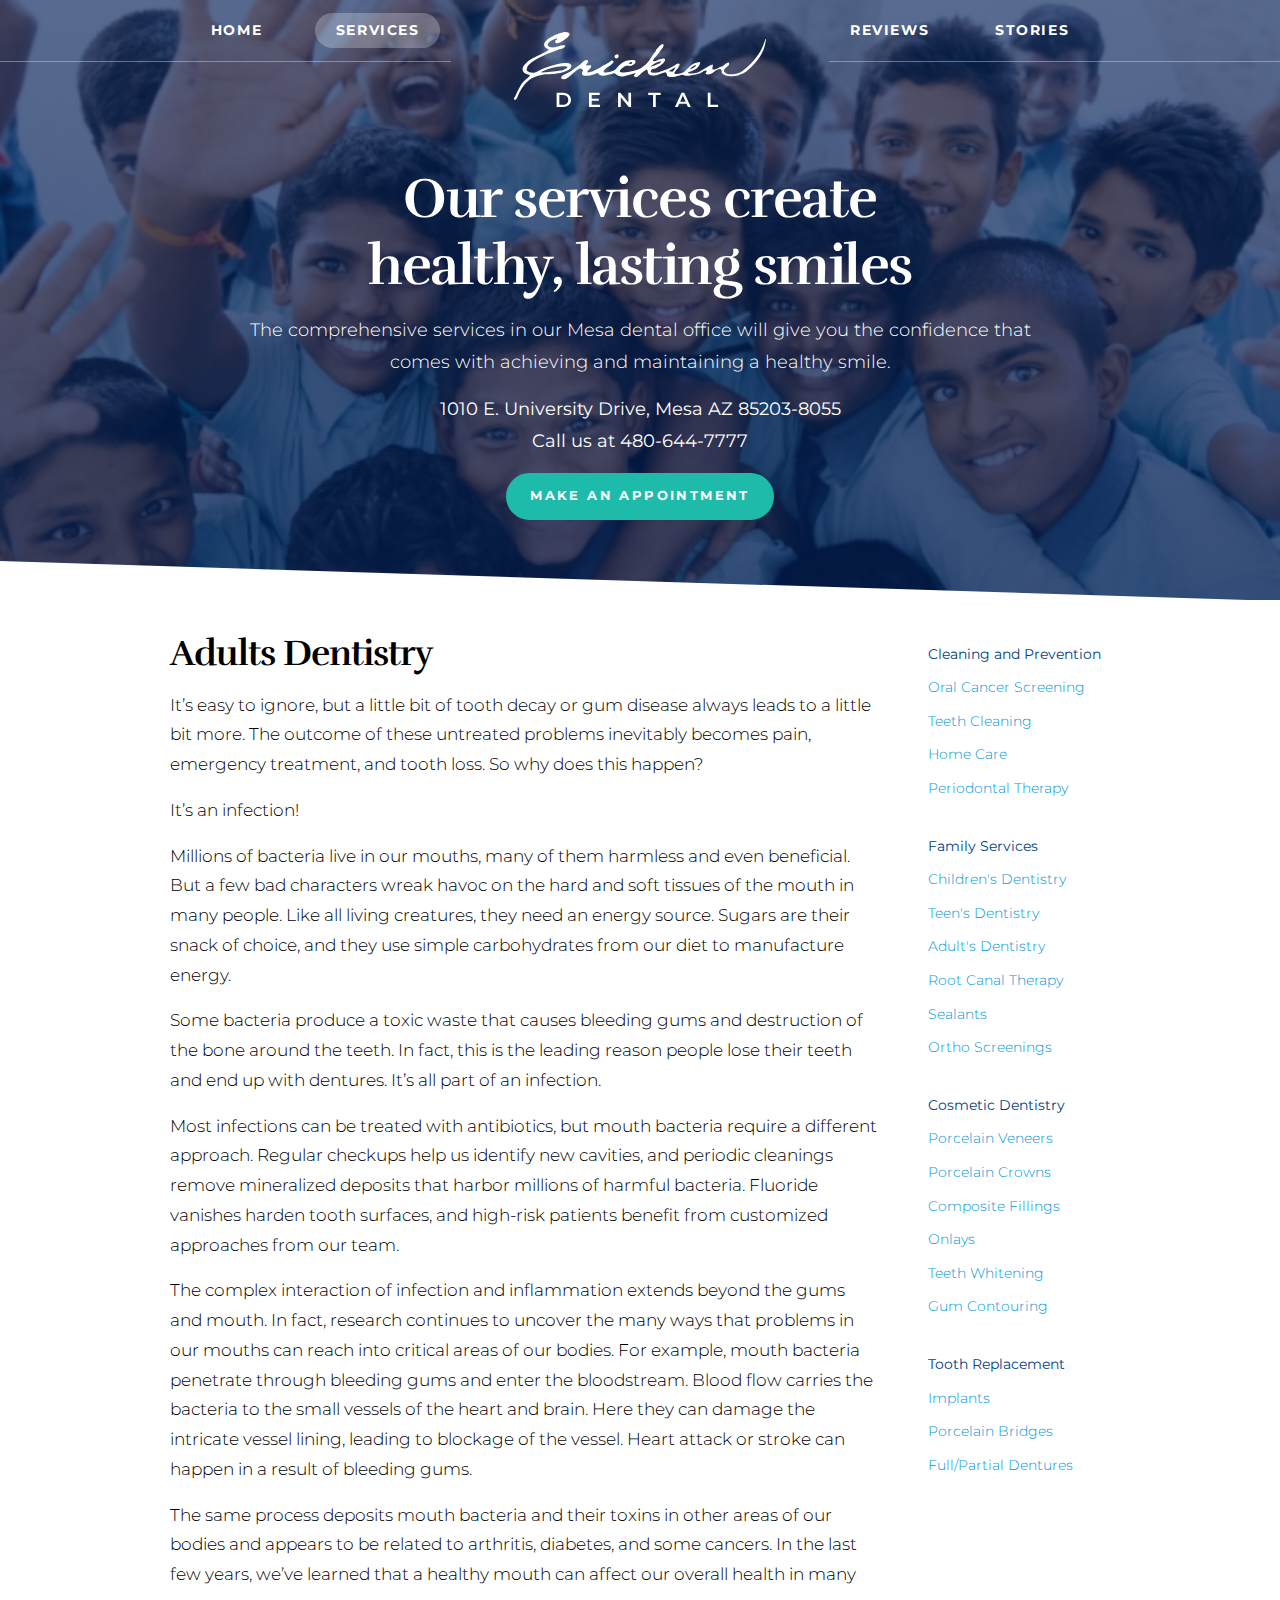
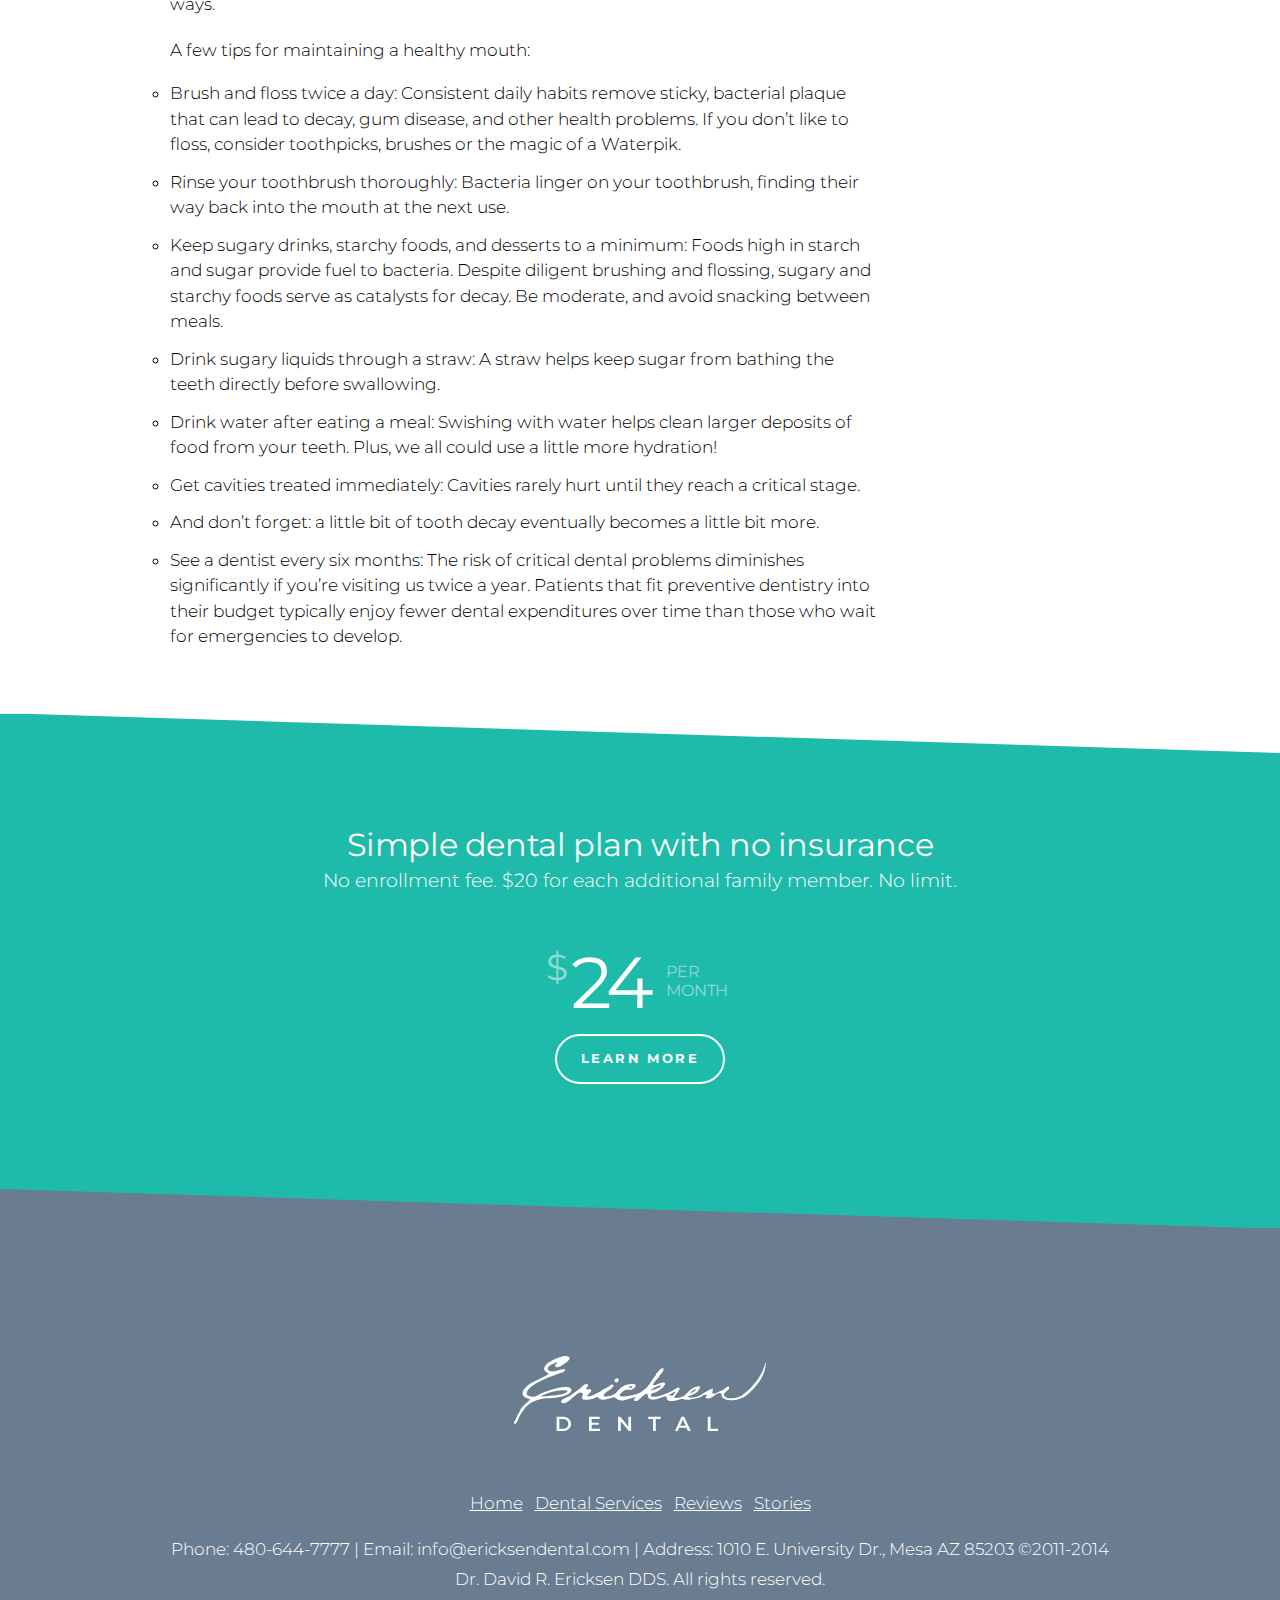
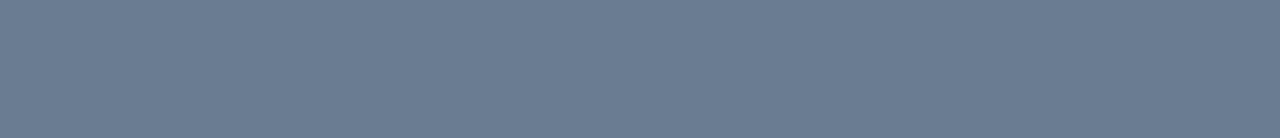
<file: services/adult-dentistry.html>
<!doctype html>
<html lang="en">
  <head>
    <meta charset="utf-8">
    <meta name="viewport" content="width=device-width, initial-scale=1">
    
    <link rel="stylesheet" href="../assets/css/base.css">
  </head>
  <body class="services">
    <header class="slant-bottom">
      <nav class="desktop">
        <a href="index.html" id="homeLink">Home</a>
        <a href="reviews.html" id="reviewsLink">Reviews</a>
        <a class="active" href="services.html" id="servicesLink">Services</a>
        <a href="stories.html" id="storiesLink">Stories</a>
      </nav>
      <nav class="mobile">
        <div id="nav-icon">
          <span></span>
          <span></span>
          <span></span>
          <span></span>
        </div>
        <ul>
          <li><a href="index.html">Home</a></li>
          <li><a href="reviews.html">Reviews</a></li>
          <li><a href="services.html">Services</a></li>
          <li><a href="stories.html">Stories</a></li>
        </ul>
      </nav>
      <div class="logo">
        <img src="../assets/images/ericksen-dental-logo.svg" height="75" alt="Ericksen Dental" />
      </div>
      <div class="container">
        <h1>Our services create <br />healthy, lasting smiles</h1>
        <p>The comprehensive services in our Mesa dental office will give you the confidence that comes with achieving and maintaining a healthy smile.  </p>
         
           <p>
            <strong>1010 E. University Drive, Mesa AZ 85203-8055 </strong><br/>
          <strong class="desktop"> Call us at 480-644-7777</strong>
          
          </p>
          <p class="mobile">
            <a href="https://www.google.com/maps/place/Ericksen+Dental/@33.4227874,-111.8098979,19z/data=!4m12!1m6!3m5!1s0x872ba7ccb3497dd1:0xe694e2d0fdb109f1!2sEricksen+Dental!8m2!3d33.4227863!4d-111.8093507!3m4!1s0x872ba7ccb3497dd1:0xe694e2d0fdb109f1!8m2!3d33.4227863!4d-111.8093507" class="button filled">Get Directions</a>
          </p>
          <p class="mobile">
            <a href="tel:480-644-7777" class="button filled">Call 480-644-7777</a>
          </p>
          <p>
            <a href="../appointment.html" class="button filled">Make an appointment</a>
          </p>

      </div>
    </header>

    <div class="container">
         <div class="sidebar">
          <a href="#false" id="menuTrigger">
            Select a Service &nbsp;
            <svg width="13" height="7" viewBox="0 0 13 7" fill="none" xmlns="http://www.w3.org/2000/svg">
              <path d="M12 1L6.5 6L1 1" stroke="white" stroke-width="2" stroke-linecap="round" stroke-linejoin="round"/>
            </svg>
          </a>
      <ul>
        <li>
          <a href="#">Cleaning and Prevention</a>
          <ul>
            <li><a href="oral-cancer-screening.html">Oral Cancer Screening</a></li>
            <li><a href="#">Teeth Cleaning</a></li>
            <li><a href="#">Home Care</a></li>
            <li><a href="#">Periodontal Therapy</a></li>
          </ul>
        </li>
        <li>
          <a href="#">Family Services</a>
          <ul>
            <li><a href="childrens-dentistry.html">Children's Dentistry</a></li>
            <li><a href="teens-dentistry.html">Teen's Dentistry</a></li>
            <li><a href="#">Adult's Dentistry</a></li>
            <li><a href="#">Root Canal Therapy</a></li>
            <li><a href="#">Sealants</a></li>
            <li><a href="#">Ortho Screenings</a></li>
          </ul>
        </li>
        <li>
          <a href="#">Cosmetic Dentistry</a>
          <ul>
            <li><a href="#">Porcelain Veneers</a></li>
            <li><a href="#">Porcelain Crowns</a></li>
            <li><a href="#">Composite Fillings</a></li>
            <li><a href="#">Onlays</a></li>
            <li><a href="#">Teeth Whitening</a></li>
            <li><a href="#">Gum Contouring</a></li>
          </ul>
        </li>
        <li>
          <a href="#">Tooth Replacement</a>
          <ul>
            <li><a href="#">Implants</a></li>
            <li><a href="#">Porcelain Bridges</a></li>
            <li><a href="#">Full/Partial Dentures</a></li>
          </ul>
        </li>
      </ul>
    </div>
      <div class="main-content">
      <h2>Adults Dentistry</h2>

<p>It’s easy to ignore, but a little bit of tooth decay or gum disease always leads to a little bit more.  The outcome of these untreated problems inevitably becomes pain, emergency treatment, and tooth loss.  So why does this happen?</p>

<p>It’s an infection!</p>

<p>Millions of bacteria live in our mouths, many of them harmless and even beneficial.  But a few bad characters wreak havoc on the hard and soft tissues of the mouth in many people.  Like all living creatures, they need an energy source.  Sugars are their snack of choice, and they use simple carbohydrates from our diet to manufacture energy.

<p>Some bacteria produce a toxic waste that causes bleeding gums and destruction of the bone around the teeth.  In fact, this is the leading reason people lose their teeth and end up with dentures.  It’s all part of an infection.

<p>Most infections can be treated with antibiotics, but mouth bacteria require a different approach.  Regular checkups help us identify new cavities, and periodic cleanings remove mineralized deposits that harbor millions of harmful bacteria. Fluoride vanishes harden tooth surfaces, and high-risk patients benefit from customized approaches from our team.

<p>The complex interaction of infection and inflammation extends beyond the gums and mouth. In fact, research continues to uncover the many ways that problems in our mouths can reach into critical areas of our bodies. For example, mouth bacteria penetrate through bleeding gums and enter the bloodstream. Blood flow carries the bacteria to the small vessels of the heart and brain. Here they can damage the intricate vessel lining, leading to blockage of the vessel. Heart attack or stroke can happen in a result of bleeding gums.

<p>The same process deposits mouth bacteria and their toxins in other areas of our bodies and appears to be related to arthritis, diabetes, and some cancers. In the last few years, we’ve learned that a healthy mouth can affect our overall health in many ways.

<p>A few tips for maintaining a healthy mouth:</p>

<li>Brush and floss twice a day: Consistent daily habits remove sticky, bacterial plaque that can lead to decay, gum disease, and other health problems. If you don’t like to floss, consider toothpicks, brushes or the magic of a Waterpik.</li>

<li>Rinse your toothbrush thoroughly: Bacteria linger on your toothbrush, finding their way back into the mouth at the next use.</li>

<li>Keep sugary drinks, starchy foods, and desserts to a minimum: Foods high in starch and sugar provide fuel to bacteria.  Despite diligent brushing and flossing, sugary and starchy foods serve as catalysts for decay. Be moderate, and avoid snacking between meals.</li>

<li>Drink sugary liquids through a straw:  A straw helps keep sugar from bathing the teeth directly before swallowing.</li>

<li>Drink water after eating a meal: Swishing with water helps clean larger deposits of food from your teeth.  Plus, we all could use a little more hydration!</li>

<li>Get cavities treated immediately: Cavities rarely hurt until they reach a critical stage. </li>

<li>And don’t forget:  a little bit of tooth decay eventually becomes a little bit more.
</li>
<li>See a dentist every six months: The risk of critical dental problems diminishes significantly if you’re visiting us twice a year.  Patients that fit preventive dentistry into their budget typically enjoy fewer dental expenditures over time than those who wait for emergencies to develop.</li>

</ul>
    </div>
 
    </div>
        


    <div class="teal teal-blue slant-bottom slant-top">
      <div class="container centered">
        <h2 class="alt">Simple dental plan with no insurance</h2>
        <p>No enrollment fee. $20 for each additional family member. No limit.</p>
        <div class="ad alt">
          <h3><em>$</em><span>24</span><strong>Per Month</strong></h3>
        </div>
        <p>
          <a href="../plan.html" class="button empty white">Learn More</a>
        </p>
      </div>
    </div>
<div class="slate">
      <div class="container centered">
        <footer>
       <img class="logo" src="../assets/images/ericksen-dental-logo.svg" height="75" alt="Urban" />
        <p>
          <a href="../index.html">Home</a> &nbsp; <a href="services.html">Dental Services</a> &nbsp; <a href="reviews.html">Reviews</a> &nbsp; <a href="stories.html">Stories</a>
        </p>
        <p>
Phone: 480-644-7777 | Email: info@ericksendental.com | Address: 1010 E. University Dr., Mesa AZ 85203
©2011-2014 Dr. David R. Ericksen DDS. All rights reserved. </p>
</footer>
     </div>
   </div>
   <script type="text/javascript">
    var nav = document.getElementById("nav-icon");
    nav.onclick = function() {
     nav.classList.toggle('open');
    }
    var menu = document.getElementById("menuTrigger");
    menu.onclick = function() {
     menu.classList.toggle('open');
    }


      </script>
  </body>
</html>
</file>
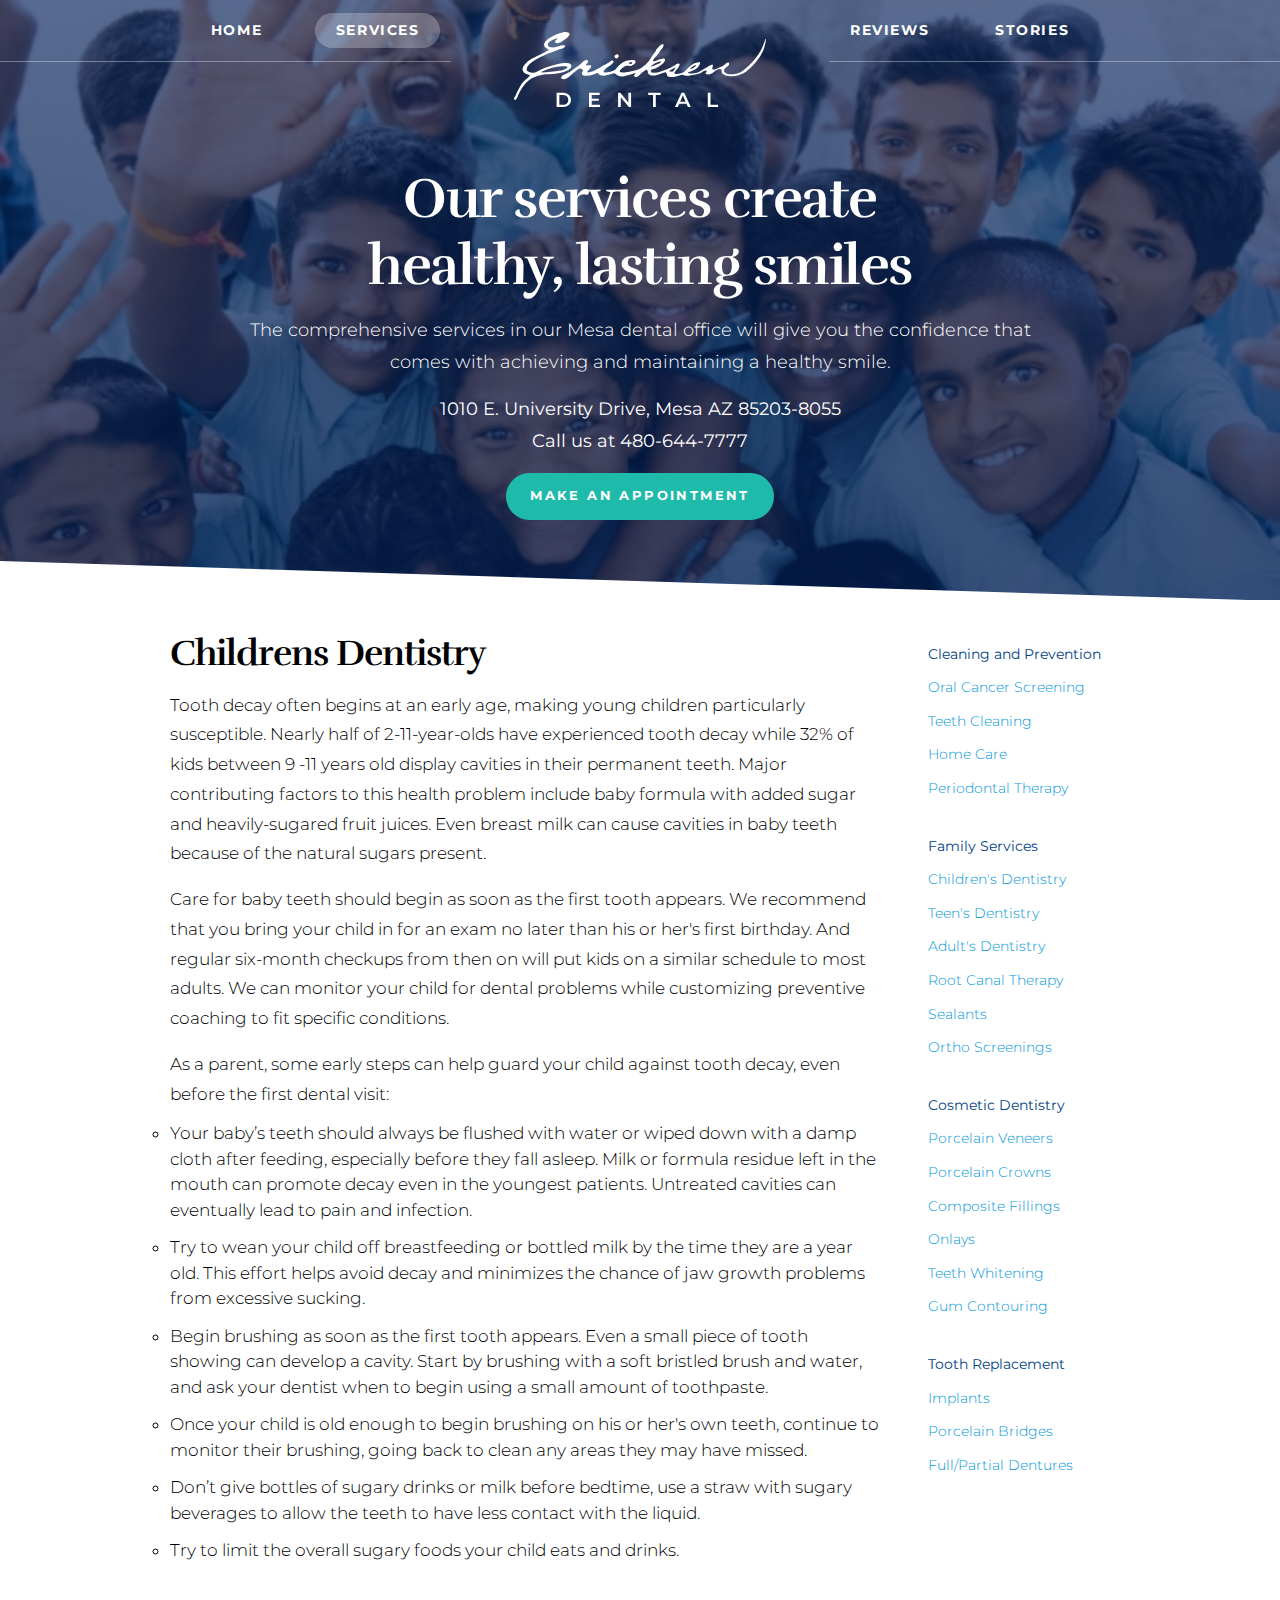
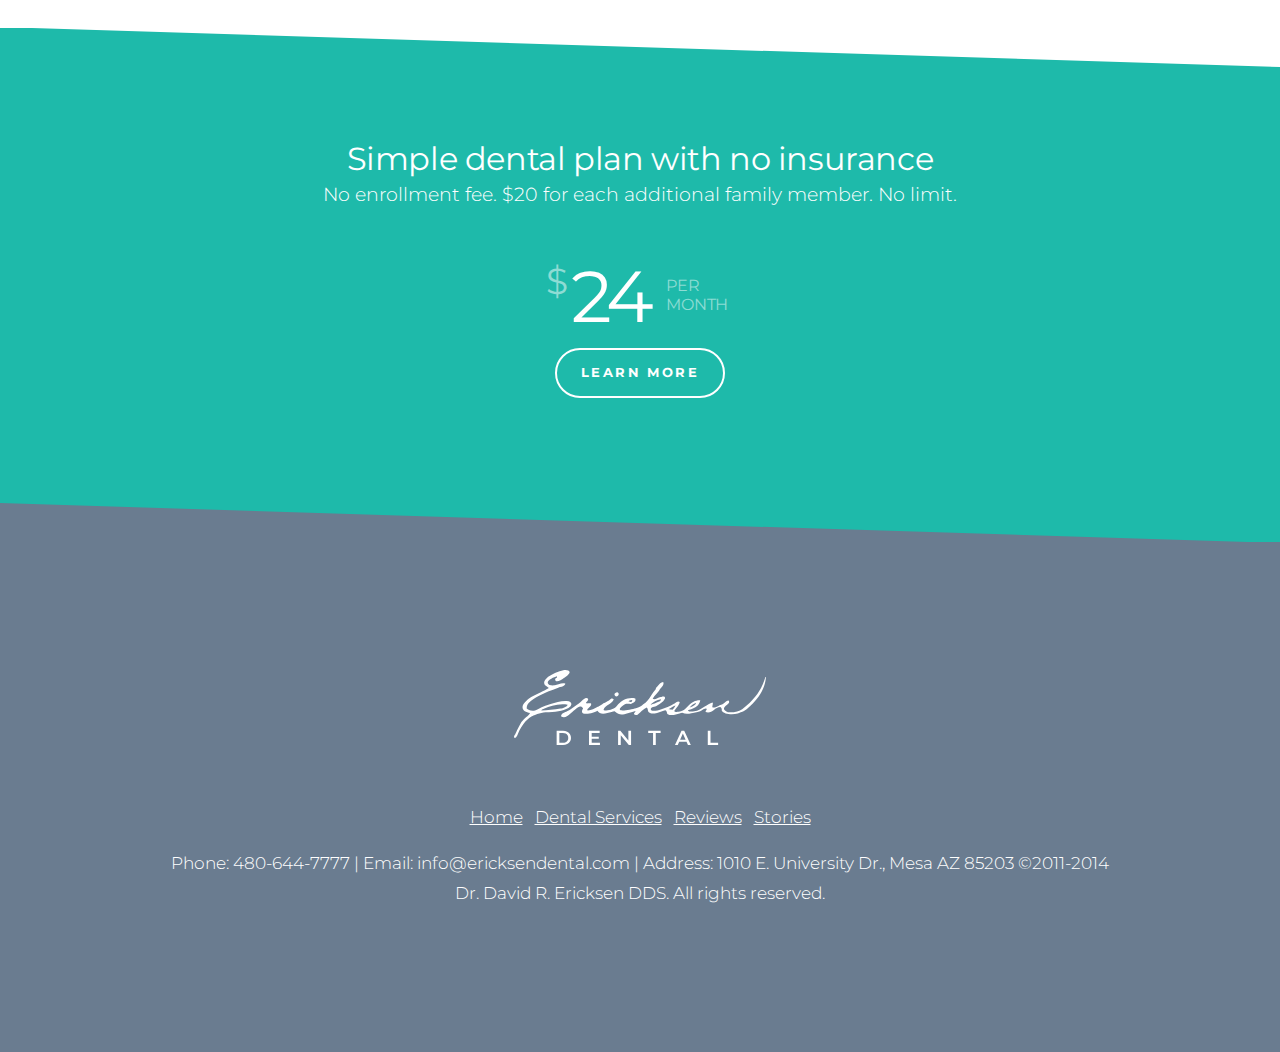
<file: services/childrens-dentistry.html>
<!doctype html>
<html lang="en">
  <head>
    <meta charset="utf-8">
    <meta name="viewport" content="width=device-width, initial-scale=1">
    
    <link rel="stylesheet" href="../assets/css/base.css">
  </head>
  <body class="services">
    <header class="slant-bottom">
      <nav class="desktop">
        <a href="index.html" id="homeLink">Home</a>
        <a href="reviews.html" id="reviewsLink">Reviews</a>
        <a class="active" href="services.html" id="servicesLink">Services</a>
        <a href="stories.html" id="storiesLink">Stories</a>
      </nav>
      <nav class="mobile">
        <div id="nav-icon">
          <span></span>
          <span></span>
          <span></span>
          <span></span>
        </div>
        <ul>
          <li><a href="index.html">Home</a></li>
          <li><a href="reviews.html">Reviews</a></li>
          <li><a href="services.html">Services</a></li>
          <li><a href="stories.html">Stories</a></li>
        </ul>
      </nav>
      <div class="logo">
        <img src="../assets/images/ericksen-dental-logo.svg" height="75" alt="Ericksen Dental" />
      </div>
      <div class="container">
        <h1>Our services create <br />healthy, lasting smiles</h1>
        <p>The comprehensive services in our Mesa dental office will give you the confidence that comes with achieving and maintaining a healthy smile.  </p>
         
           <p>
            <strong>1010 E. University Drive, Mesa AZ 85203-8055 </strong><br/>
          <strong class="desktop"> Call us at 480-644-7777</strong>
          
          </p>
          <p class="mobile">
            <a href="https://www.google.com/maps/place/Ericksen+Dental/@33.4227874,-111.8098979,19z/data=!4m12!1m6!3m5!1s0x872ba7ccb3497dd1:0xe694e2d0fdb109f1!2sEricksen+Dental!8m2!3d33.4227863!4d-111.8093507!3m4!1s0x872ba7ccb3497dd1:0xe694e2d0fdb109f1!8m2!3d33.4227863!4d-111.8093507" class="button filled">Get Directions</a>
          </p>
          <p class="mobile">
            <a href="tel:480-644-7777" class="button filled">Call 480-644-7777</a>
          </p>
          <p>
            <a href="../appointment.html" class="button filled">Make an appointment</a>
          </p>

      </div>
    </header>

    <div class="container">
         <div class="sidebar">
          <a href="#false" id="menuTrigger">
            Select a Service &nbsp;
            <svg width="13" height="7" viewBox="0 0 13 7" fill="none" xmlns="http://www.w3.org/2000/svg">
              <path d="M12 1L6.5 6L1 1" stroke="white" stroke-width="2" stroke-linecap="round" stroke-linejoin="round"/>
            </svg>
          </a>
      <ul>
        <li>
          <a href="#">Cleaning and Prevention</a>
          <ul>
            <li><a href="oral-cancer-screening.html">Oral Cancer Screening</a></li>
            <li><a href="#">Teeth Cleaning</a></li>
            <li><a href="#">Home Care</a></li>
            <li><a href="#">Periodontal Therapy</a></li>
          </ul>
        </li>
        <li>
          <a href="#">Family Services</a>
          <ul>
            <li><a href="childrens-dentistry.html">Children's Dentistry</a></li>
            <li><a href="teens-dentistry.html">Teen's Dentistry</a></li>
            <li><a href="#">Adult's Dentistry</a></li>
            <li><a href="#">Root Canal Therapy</a></li>
            <li><a href="#">Sealants</a></li>
            <li><a href="#">Ortho Screenings</a></li>
          </ul>
        </li>
        <li>
          <a href="#">Cosmetic Dentistry</a>
          <ul>
            <li><a href="#">Porcelain Veneers</a></li>
            <li><a href="#">Porcelain Crowns</a></li>
            <li><a href="#">Composite Fillings</a></li>
            <li><a href="#">Onlays</a></li>
            <li><a href="#">Teeth Whitening</a></li>
            <li><a href="#">Gum Contouring</a></li>
          </ul>
        </li>
        <li>
          <a href="#">Tooth Replacement</a>
          <ul>
            <li><a href="#">Implants</a></li>
            <li><a href="#">Porcelain Bridges</a></li>
            <li><a href="#">Full/Partial Dentures</a></li>
          </ul>
        </li>
      </ul>
    </div>
      <div class="main-content">
      <h2>Childrens Dentistry</h2>

<p>Tooth decay often begins at an early age, making young children particularly susceptible. Nearly half of 2-11-year-olds have experienced tooth decay while 32% of kids between 9 -11 years old display cavities in their permanent teeth. Major contributing factors to this health problem include baby formula with added sugar and heavily-sugared fruit juices. Even breast milk can cause cavities in baby teeth because of the natural sugars present.</p>

<p>Care for baby teeth should begin as soon as the first tooth appears. We recommend that you bring your child in for an exam no later than his or her's first birthday. And regular six-month checkups from then on will put kids on a similar schedule to most adults. We can monitor your child for dental problems while customizing preventive coaching to fit specific conditions.</p>

As a parent, some early steps can help guard your child against tooth decay, even before the first dental visit:
<ul>
  <li>Your baby’s teeth should always be flushed with water or wiped down with a damp cloth after feeding, especially before they fall asleep. Milk or formula residue left in the mouth can promote decay even in the youngest patients. Untreated cavities can eventually lead to pain and infection.</li>
  <li>Try to wean your child off breastfeeding or bottled milk by the time they are a year old. This effort helps avoid decay and minimizes the chance of jaw growth problems from excessive sucking.</li>
<li>Begin brushing as soon as the first tooth appears. Even a small piece of tooth showing can develop a cavity. Start by brushing with a soft bristled brush and water, and ask your dentist when to begin using a small amount of toothpaste.</li>
<li>Once your child is old enough to begin brushing on his or her's own teeth, continue to monitor their brushing, going back to clean any areas they may have missed.</li>
<li>Don’t give bottles of sugary drinks or milk before bedtime,
use a straw with sugary beverages to allow the teeth to have less contact with the liquid.</li>
<li>Try to limit the overall sugary foods your child eats and drinks.</li>

</ul>
    </div>
 
    </div>
        


    <div class="teal teal-blue slant-bottom slant-top">
      <div class="container centered">
        <h2 class="alt">Simple dental plan with no insurance</h2>
        <p>No enrollment fee. $20 for each additional family member. No limit.</p>
        <div class="ad alt">
          <h3><em>$</em><span>24</span><strong>Per Month</strong></h3>
        </div>
        <p>
          <a href="../plan.html" class="button empty white">Learn More</a>
        </p>
      </div>
    </div>
<div class="slate">
      <div class="container centered">
        <footer>
       <img class="logo" src="../assets/images/ericksen-dental-logo.svg" height="75" alt="Urban" />
        <p>
          <a href="../index.html">Home</a> &nbsp; <a href="services.html">Dental Services</a> &nbsp; <a href="reviews.html">Reviews</a> &nbsp; <a href="stories.html">Stories</a>
        </p>
        <p>
Phone: 480-644-7777 | Email: info@ericksendental.com | Address: 1010 E. University Dr., Mesa AZ 85203
©2011-2014 Dr. David R. Ericksen DDS. All rights reserved. </p>
</footer>
     </div>
   </div>
   <script type="text/javascript">
    var nav = document.getElementById("nav-icon");
    nav.onclick = function() {
     nav.classList.toggle('open');
    }
    var menu = document.getElementById("menuTrigger");
    menu.onclick = function() {
     menu.classList.toggle('open');
    }


      </script>
  </body>
</html>
</file>
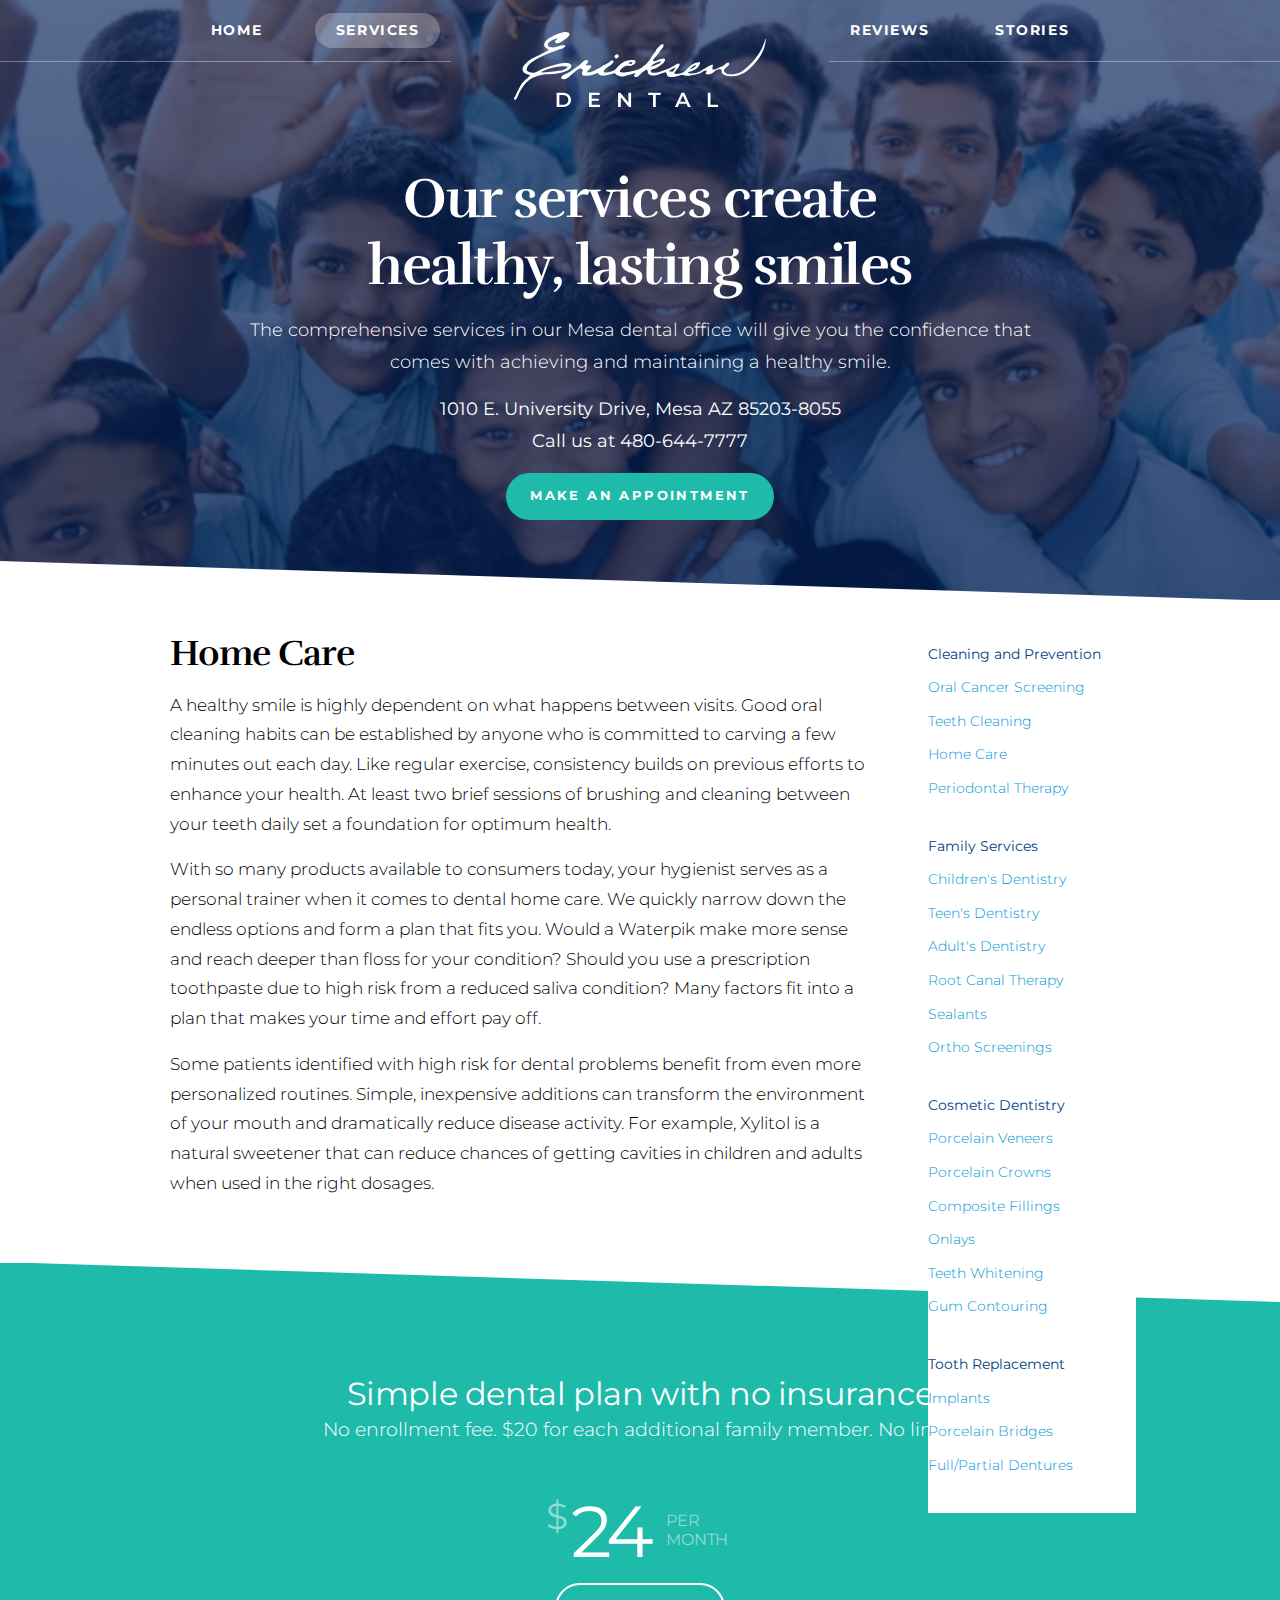
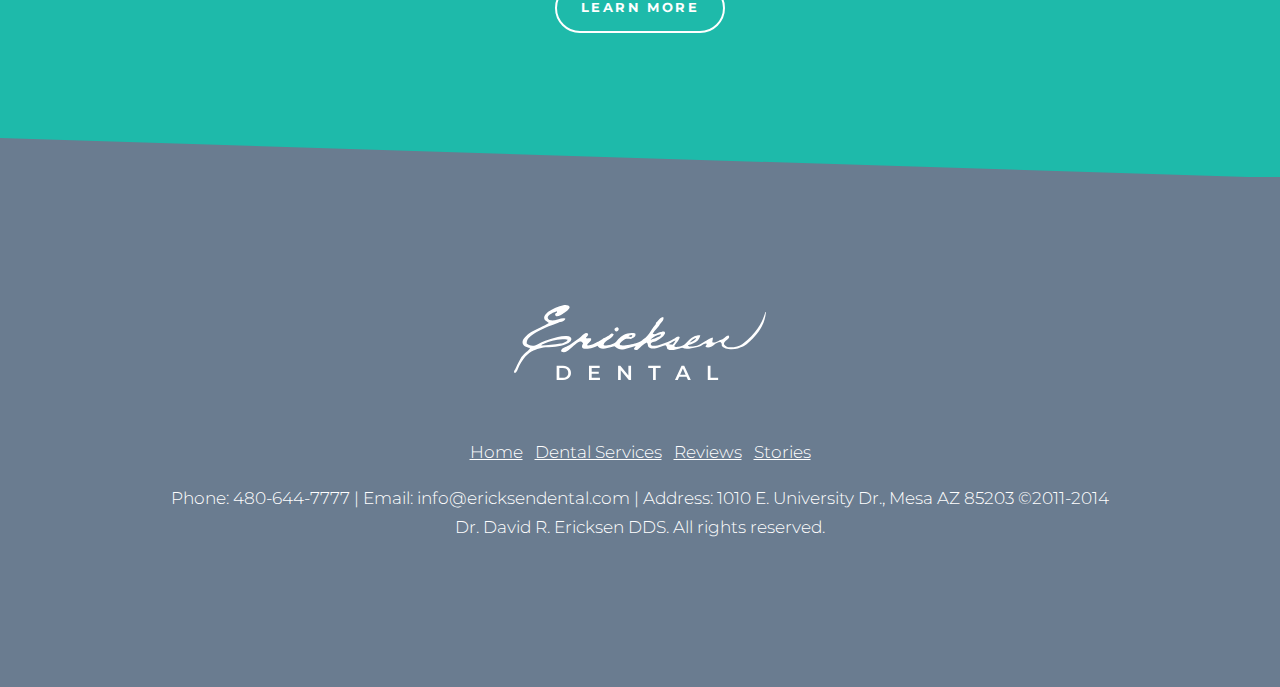
<file: services/home-care.html>
<!doctype html>
<html lang="en">
  <head>
    <meta charset="utf-8">
    <meta name="viewport" content="width=device-width, initial-scale=1">
    
    <link rel="stylesheet" href="../assets/css/base.css">
  </head>
  <body class="services">
    <header class="slant-bottom">
      <nav class="desktop">
        <a href="index.html" id="homeLink">Home</a>
        <a href="reviews.html" id="reviewsLink">Reviews</a>
        <a class="active" href="services.html" id="servicesLink">Services</a>
        <a href="stories.html" id="storiesLink">Stories</a>
      </nav>
      <nav class="mobile">
        <div id="nav-icon">
          <span></span>
          <span></span>
          <span></span>
          <span></span>
        </div>
        <ul>
          <li><a href="index.html">Home</a></li>
          <li><a href="reviews.html">Reviews</a></li>
          <li><a href="services.html">Services</a></li>
          <li><a href="stories.html">Stories</a></li>
        </ul>
      </nav>
      <div class="logo">
        <img src="../assets/images/ericksen-dental-logo.svg" height="75" alt="Ericksen Dental" />
      </div>
      <div class="container">
        <h1>Our services create <br />healthy, lasting smiles</h1>
        <p>The comprehensive services in our Mesa dental office will give you the confidence that comes with achieving and maintaining a healthy smile.  </p>
         
           <p>
            <strong>1010 E. University Drive, Mesa AZ 85203-8055 </strong><br/>
          <strong class="desktop"> Call us at 480-644-7777</strong>
          
          </p>
          <p class="mobile">
            <a href="https://www.google.com/maps/place/Ericksen+Dental/@33.4227874,-111.8098979,19z/data=!4m12!1m6!3m5!1s0x872ba7ccb3497dd1:0xe694e2d0fdb109f1!2sEricksen+Dental!8m2!3d33.4227863!4d-111.8093507!3m4!1s0x872ba7ccb3497dd1:0xe694e2d0fdb109f1!8m2!3d33.4227863!4d-111.8093507" class="button filled">Get Directions</a>
          </p>
          <p class="mobile">
            <a href="tel:480-644-7777" class="button filled">Call 480-644-7777</a>
          </p>
          <p>
            <a href="../appointment.html" class="button filled">Make an appointment</a>
          </p>

      </div>
    </header>

    <div class="container">
         <div class="sidebar">
          <a href="#false" id="menuTrigger">
            Select a Service &nbsp;
            <svg width="13" height="7" viewBox="0 0 13 7" fill="none" xmlns="http://www.w3.org/2000/svg">
              <path d="M12 1L6.5 6L1 1" stroke="white" stroke-width="2" stroke-linecap="round" stroke-linejoin="round"/>
            </svg>
          </a>
      <ul>
        <li>
          <a href="#">Cleaning and Prevention</a>
          <ul>
            <li><a href="oral-cancer-screening.html">Oral Cancer Screening</a></li>
            <li><a href="#">Teeth Cleaning</a></li>
            <li><a href="#">Home Care</a></li>
            <li><a href="#">Periodontal Therapy</a></li>
          </ul>
        </li>
        <li>
          <a href="#">Family Services</a>
          <ul>
            <li><a href="childrens-dentistry.html">Children's Dentistry</a></li>
            <li><a href="teens-dentistry.html">Teen's Dentistry</a></li>
            <li><a href="#">Adult's Dentistry</a></li>
            <li><a href="#">Root Canal Therapy</a></li>
            <li><a href="#">Sealants</a></li>
            <li><a href="#">Ortho Screenings</a></li>
          </ul>
        </li>
        <li>
          <a href="#">Cosmetic Dentistry</a>
          <ul>
            <li><a href="#">Porcelain Veneers</a></li>
            <li><a href="#">Porcelain Crowns</a></li>
            <li><a href="#">Composite Fillings</a></li>
            <li><a href="#">Onlays</a></li>
            <li><a href="#">Teeth Whitening</a></li>
            <li><a href="#">Gum Contouring</a></li>
          </ul>
        </li>
        <li>
          <a href="#">Tooth Replacement</a>
          <ul>
            <li><a href="#">Implants</a></li>
            <li><a href="#">Porcelain Bridges</a></li>
            <li><a href="#">Full/Partial Dentures</a></li>
          </ul>
        </li>
      </ul>
    </div>
      <div class="main-content">
      <h2>Home Care</h2>

<p>A healthy smile is highly dependent on what happens between visits. Good oral cleaning habits can be established by anyone who is committed to carving a few minutes out each day. Like regular exercise, consistency builds on previous efforts to enhance your health.  At least two brief sessions of brushing and cleaning between your teeth daily set a foundation for optimum health.</p>

<p>With so many products available to consumers today, your hygienist serves as a personal trainer when it comes to dental home care. We quickly narrow down the endless options and form a plan that fits you. Would a Waterpik make more sense and reach deeper than floss for your condition? Should you use a prescription toothpaste due to high risk from a reduced saliva condition?  Many factors fit into a plan that makes your time and effort pay off.</p>

<p>Some patients identified with high risk for dental problems benefit from even more personalized routines. Simple, inexpensive additions can transform the environment of your mouth and dramatically reduce disease activity. For example, Xylitol is a natural sweetener that can reduce chances of getting cavities in children and adults when used in the right dosages.</p>

    </div>
 
    </div>
        


    <div class="teal teal-blue slant-bottom slant-top">
      <div class="container centered">
        <h2 class="alt">Simple dental plan with no insurance</h2>
        <p>No enrollment fee. $20 for each additional family member. No limit.</p>
        <div class="ad alt">
          <h3><em>$</em><span>24</span><strong>Per Month</strong></h3>
        </div>
        <p>
          <a href="../plan.html" class="button empty white">Learn More</a>
        </p>
      </div>
    </div>
<div class="slate">
      <div class="container centered">
        <footer>
       <img class="logo" src="../assets/images/ericksen-dental-logo.svg" height="75" alt="Urban" />
        <p>
          <a href="../index.html">Home</a> &nbsp; <a href="services.html">Dental Services</a> &nbsp; <a href="reviews.html">Reviews</a> &nbsp; <a href="stories.html">Stories</a>
        </p>
        <p>
Phone: 480-644-7777 | Email: info@ericksendental.com | Address: 1010 E. University Dr., Mesa AZ 85203
©2011-2014 Dr. David R. Ericksen DDS. All rights reserved. </p>
</footer>
     </div>
   </div>
   <script type="text/javascript">
    var nav = document.getElementById("nav-icon");
    nav.onclick = function() {
     nav.classList.toggle('open');
    }
    var menu = document.getElementById("menuTrigger");
    menu.onclick = function() {
     menu.classList.toggle('open');
    }


      </script>
  </body>
</html>
</file>
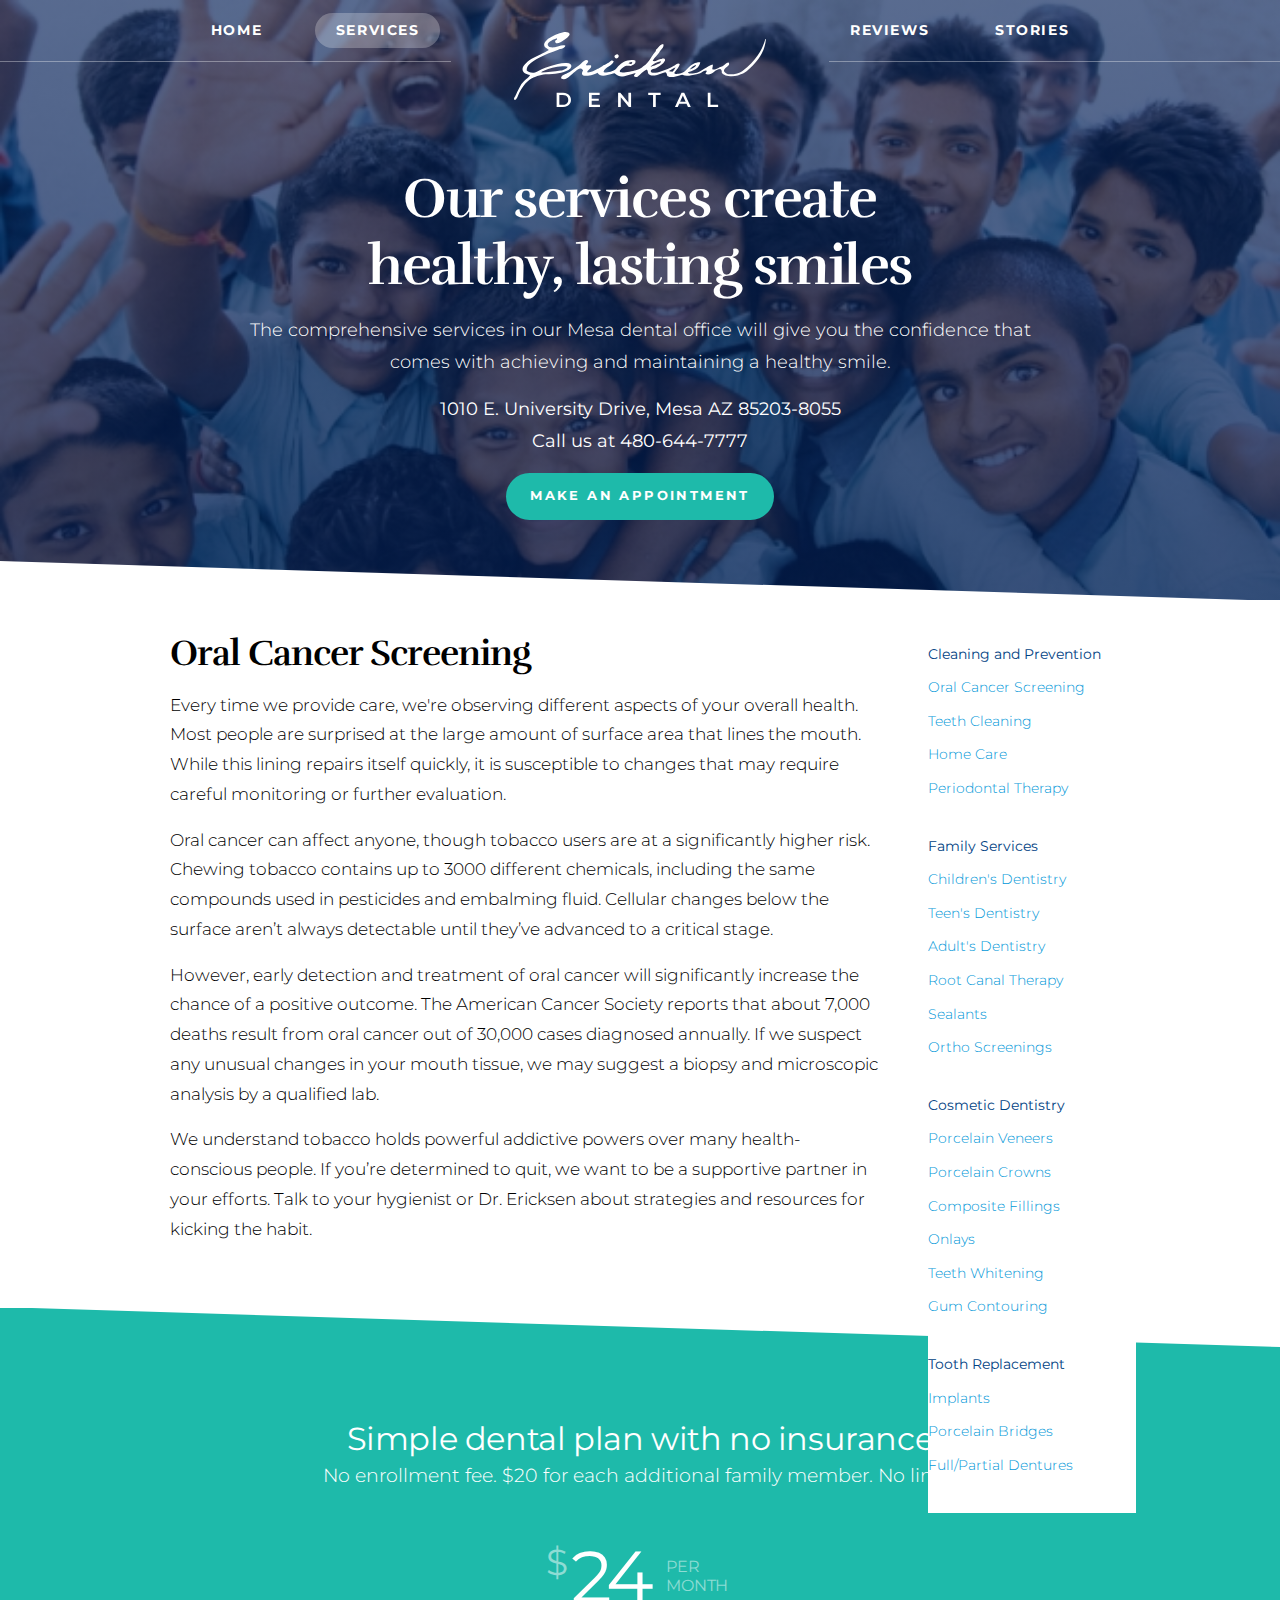
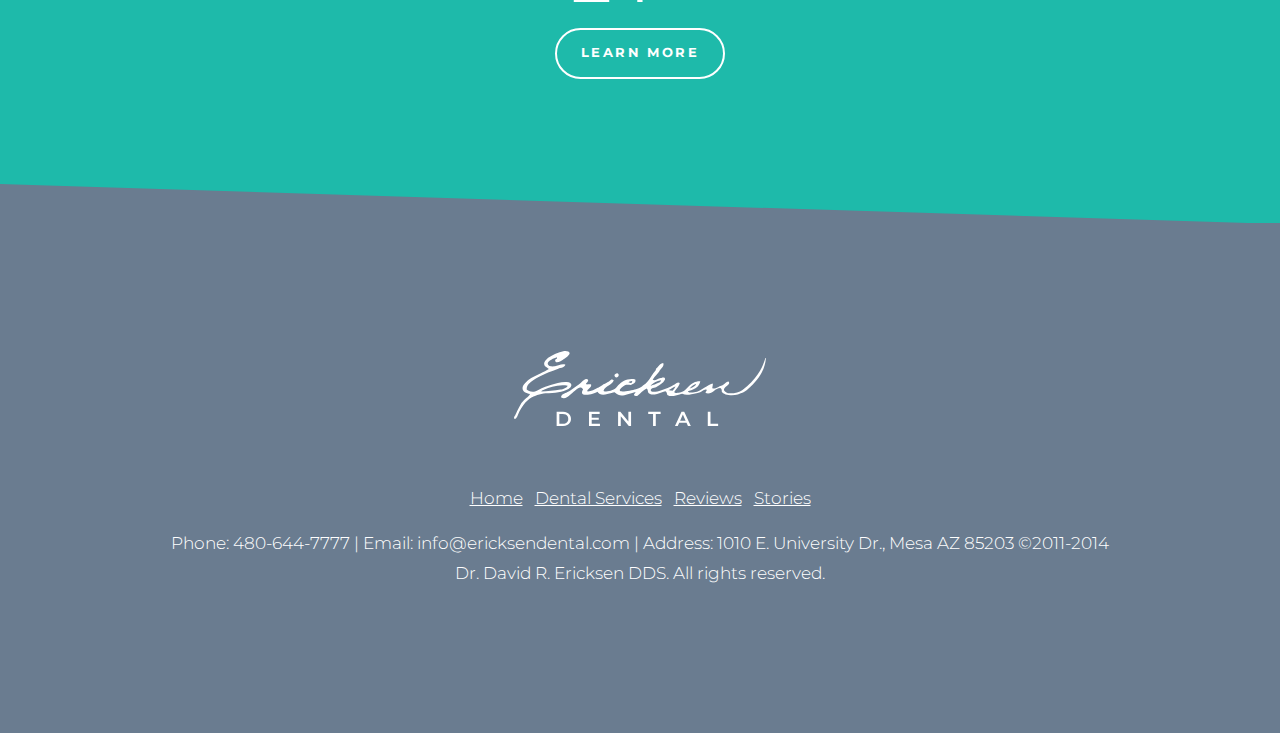
<file: services/oral-cancer-screening.html>
<!doctype html>
<html lang="en">
  <head>
    <meta charset="utf-8">
    <meta name="viewport" content="width=device-width, initial-scale=1">
    
    <link rel="stylesheet" href="../assets/css/base.css">
  </head>
  <body class="services">
    <header class="slant-bottom">
      <nav class="desktop">
        <a href="index.html" id="homeLink">Home</a>
        <a href="reviews.html" id="reviewsLink">Reviews</a>
        <a class="active" href="services.html" id="servicesLink">Services</a>
        <a href="stories.html" id="storiesLink">Stories</a>
      </nav>
      <nav class="mobile">
        <div id="nav-icon">
          <span></span>
          <span></span>
          <span></span>
          <span></span>
        </div>
        <ul>
          <li><a href="index.html">Home</a></li>
          <li><a href="reviews.html">Reviews</a></li>
          <li><a href="services.html">Services</a></li>
          <li><a href="stories.html">Stories</a></li>
        </ul>
      </nav>
      <div class="logo">
        <img src="../assets/images/ericksen-dental-logo.svg" height="75" alt="Ericksen Dental" />
      </div>
      <div class="container">
        <h1>Our services create <br />healthy, lasting smiles</h1>
        <p>The comprehensive services in our Mesa dental office will give you the confidence that comes with achieving and maintaining a healthy smile.  </p>
         
           <p>
            <strong>1010 E. University Drive, Mesa AZ 85203-8055 </strong><br/>
          <strong class="desktop"> Call us at 480-644-7777</strong>
          
          </p>
          <p class="mobile">
            <a href="https://www.google.com/maps/place/Ericksen+Dental/@33.4227874,-111.8098979,19z/data=!4m12!1m6!3m5!1s0x872ba7ccb3497dd1:0xe694e2d0fdb109f1!2sEricksen+Dental!8m2!3d33.4227863!4d-111.8093507!3m4!1s0x872ba7ccb3497dd1:0xe694e2d0fdb109f1!8m2!3d33.4227863!4d-111.8093507" class="button filled">Get Directions</a>
          </p>
          <p class="mobile">
            <a href="tel:480-644-7777" class="button filled">Call 480-644-7777</a>
          </p>
          <p>
            <a href="../appointment.html" class="button filled">Make an appointment</a>
          </p>

      </div>
    </header>

    <div class="container">
         <div class="sidebar">
          <a href="#false" id="menuTrigger">
            Select a Service &nbsp;
            <svg width="13" height="7" viewBox="0 0 13 7" fill="none" xmlns="http://www.w3.org/2000/svg">
              <path d="M12 1L6.5 6L1 1" stroke="white" stroke-width="2" stroke-linecap="round" stroke-linejoin="round"/>
            </svg>
          </a>
      <ul>
        <li>
          <a href="#">Cleaning and Prevention</a>
          <ul>
            <li><a href="oral-cancer-screening.html">Oral Cancer Screening</a></li>
            <li><a href="#">Teeth Cleaning</a></li>
            <li><a href="#">Home Care</a></li>
            <li><a href="#">Periodontal Therapy</a></li>
          </ul>
        </li>
        <li>
          <a href="#">Family Services</a>
          <ul>
            <li><a href="childrens-dentistry.html">Children's Dentistry</a></li>
            <li><a href="teens-dentistry.html">Teen's Dentistry</a></li>
            <li><a href="#">Adult's Dentistry</a></li>
            <li><a href="#">Root Canal Therapy</a></li>
            <li><a href="#">Sealants</a></li>
            <li><a href="#">Ortho Screenings</a></li>
          </ul>
        </li>
        <li>
          <a href="#">Cosmetic Dentistry</a>
          <ul>
            <li><a href="#">Porcelain Veneers</a></li>
            <li><a href="#">Porcelain Crowns</a></li>
            <li><a href="#">Composite Fillings</a></li>
            <li><a href="#">Onlays</a></li>
            <li><a href="#">Teeth Whitening</a></li>
            <li><a href="#">Gum Contouring</a></li>
          </ul>
        </li>
        <li>
          <a href="#">Tooth Replacement</a>
          <ul>
            <li><a href="#">Implants</a></li>
            <li><a href="#">Porcelain Bridges</a></li>
            <li><a href="#">Full/Partial Dentures</a></li>
          </ul>
        </li>
      </ul>
    </div>
      <div class="main-content">
      <h2>Oral Cancer Screening</h2>

<p>Every time we provide care, we're observing different aspects of your overall health. Most people are surprised at the large amount of surface area that lines the mouth. While this lining repairs itself quickly, it is susceptible to changes that may require careful monitoring or further evaluation.</p>

<p>Oral cancer can affect anyone, though tobacco users are at a significantly higher risk. Chewing tobacco contains up to 3000 different chemicals, including the same compounds used in pesticides and embalming fluid. Cellular changes below the surface aren’t always detectable until they’ve advanced to a critical stage.</p>

<p>However, early detection and treatment of oral cancer will significantly increase the chance of a positive outcome. The American Cancer Society reports that about 7,000 deaths result from oral cancer out of 30,000 cases diagnosed annually.  If we suspect any unusual changes in your mouth tissue, we may suggest a biopsy and microscopic analysis by a qualified lab.</p>

<p>We understand tobacco holds powerful addictive powers over many health-conscious people. If you’re determined to quit, we want to be a supportive partner in your efforts. Talk to your hygienist or Dr. Ericksen about strategies and resources for kicking the habit.</p>

    </div>
 
    </div>
        


    <div class="teal teal-blue slant-bottom slant-top">
      <div class="container centered">
        <h2 class="alt">Simple dental plan with no insurance</h2>
        <p>No enrollment fee. $20 for each additional family member. No limit.</p>
        <div class="ad alt">
          <h3><em>$</em><span>24</span><strong>Per Month</strong></h3>
        </div>
        <p>
          <a href="../plan.html" class="button empty white">Learn More</a>
        </p>
      </div>
    </div>
<div class="slate">
      <div class="container centered">
        <footer>
       <img class="logo" src="../assets/images/ericksen-dental-logo.svg" height="75" alt="Urban" />
        <p>
          <a href="../index.html">Home</a> &nbsp; <a href="services.html">Dental Services</a> &nbsp; <a href="reviews.html">Reviews</a> &nbsp; <a href="stories.html">Stories</a>
        </p>
        <p>
Phone: 480-644-7777 | Email: info@ericksendental.com | Address: 1010 E. University Dr., Mesa AZ 85203
©2011-2014 Dr. David R. Ericksen DDS. All rights reserved. </p>
</footer>
     </div>
   </div>
   <script type="text/javascript">
    var nav = document.getElementById("nav-icon");
    nav.onclick = function() {
     nav.classList.toggle('open');
    }
    var menu = document.getElementById("menuTrigger");
    menu.onclick = function() {
     menu.classList.toggle('open');
    }


      </script>
  </body>
</html>
</file>
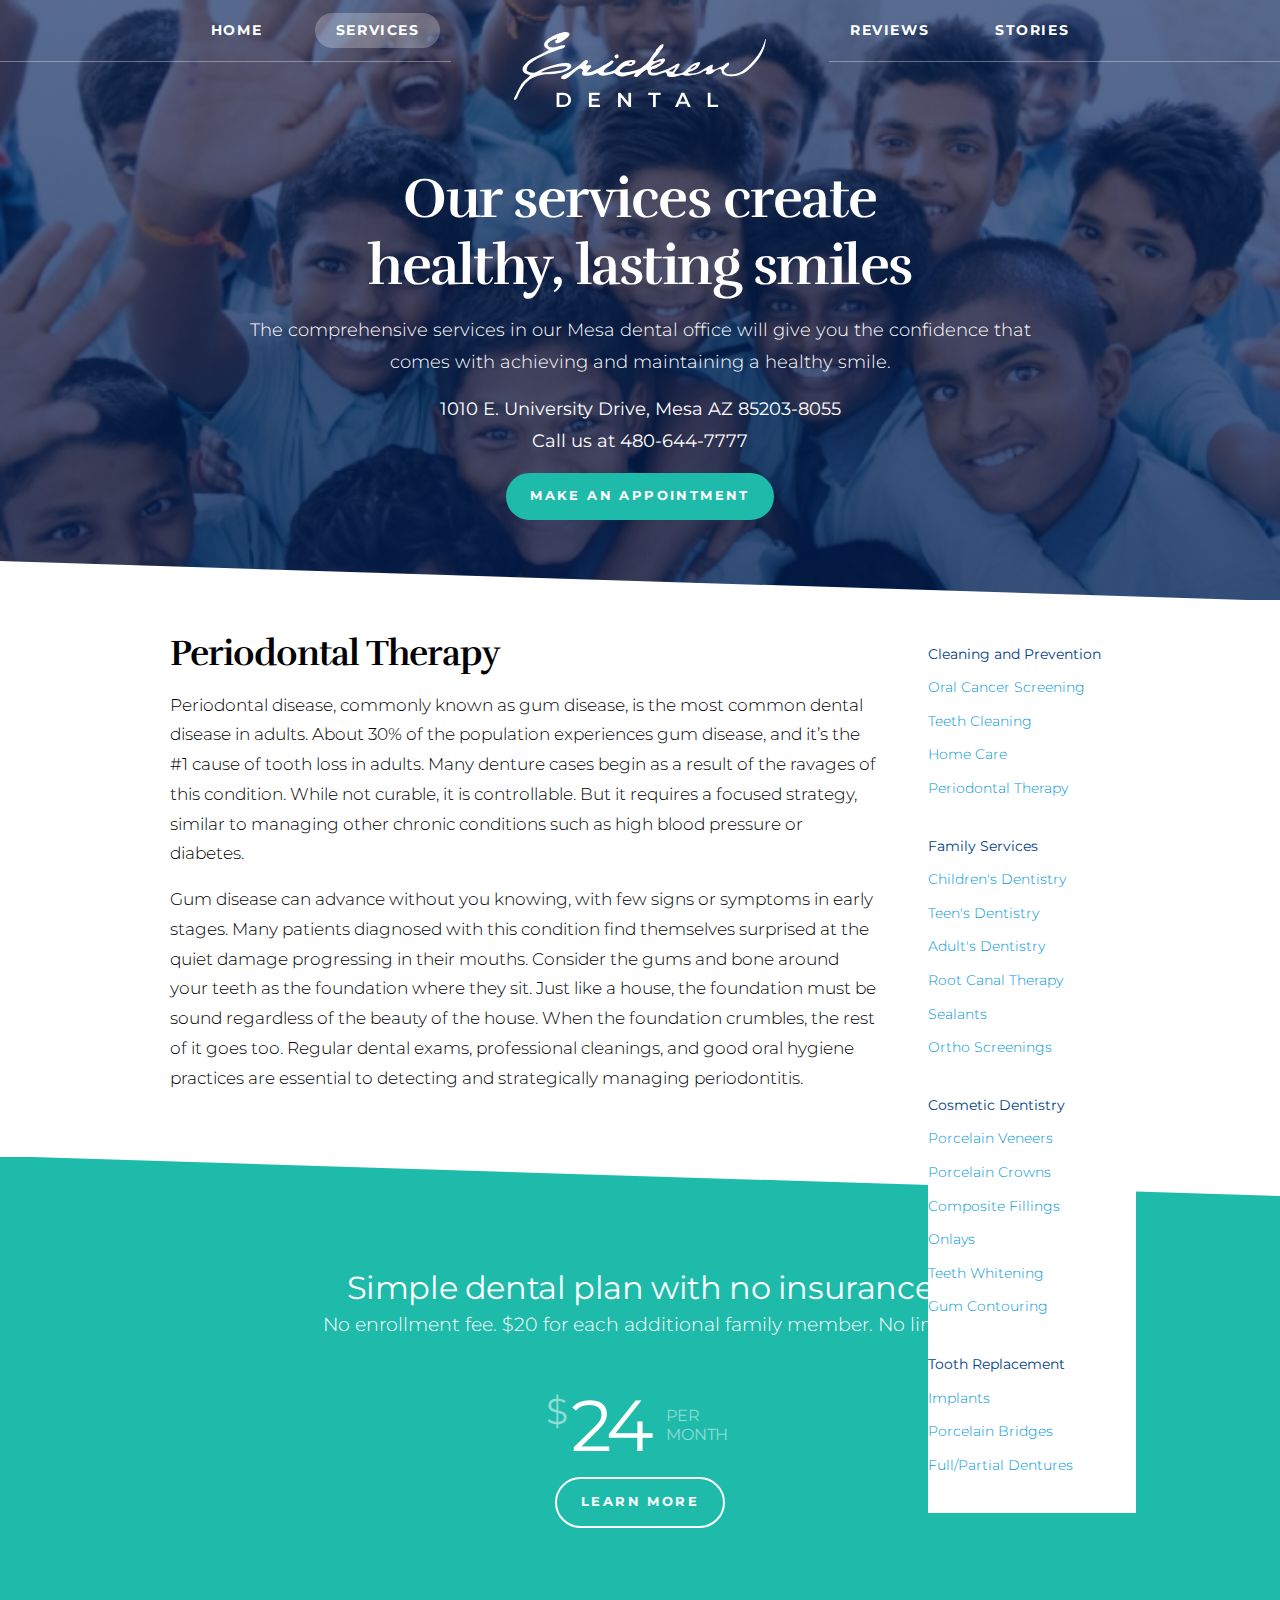
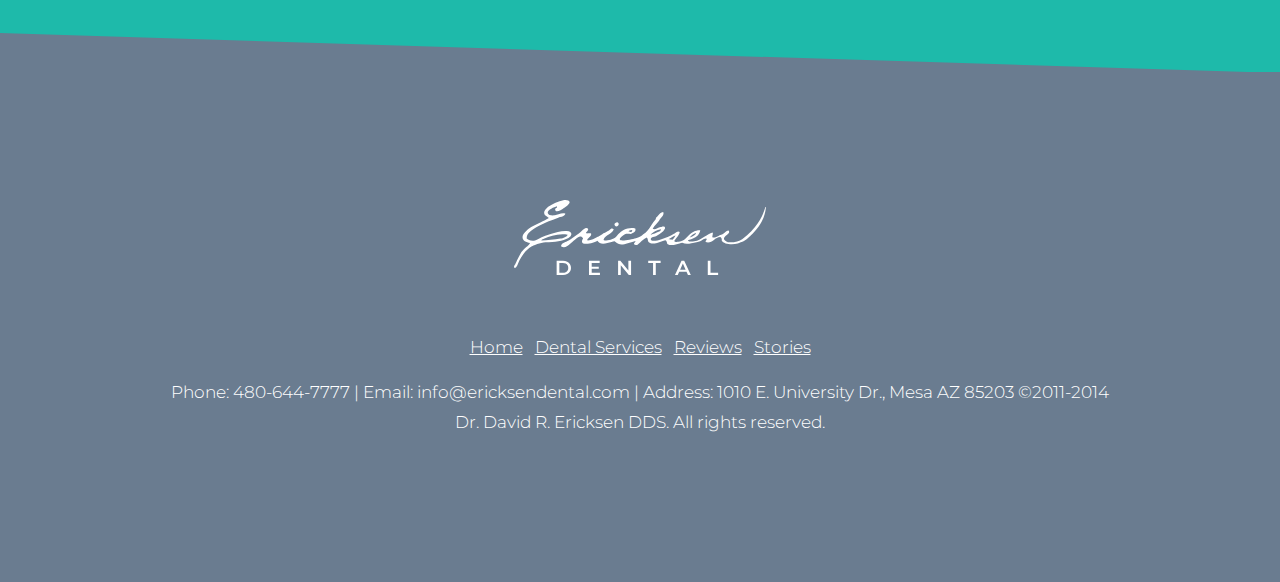
<file: services/perio.html>
<!doctype html>
<html lang="en">
  <head>
    <meta charset="utf-8">
    <meta name="viewport" content="width=device-width, initial-scale=1">
    
    <link rel="stylesheet" href="../assets/css/base.css">
  </head>
  <body class="services">
    <header class="slant-bottom">
      <nav class="desktop">
        <a href="index.html" id="homeLink">Home</a>
        <a href="reviews.html" id="reviewsLink">Reviews</a>
        <a class="active" href="services.html" id="servicesLink">Services</a>
        <a href="stories.html" id="storiesLink">Stories</a>
      </nav>
      <nav class="mobile">
        <div id="nav-icon">
          <span></span>
          <span></span>
          <span></span>
          <span></span>
        </div>
        <ul>
          <li><a href="index.html">Home</a></li>
          <li><a href="reviews.html">Reviews</a></li>
          <li><a href="services.html">Services</a></li>
          <li><a href="stories.html">Stories</a></li>
        </ul>
      </nav>
      <div class="logo">
        <img src="../assets/images/ericksen-dental-logo.svg" height="75" alt="Ericksen Dental" />
      </div>
      <div class="container">
        <h1>Our services create <br />healthy, lasting smiles</h1>
        <p>The comprehensive services in our Mesa dental office will give you the confidence that comes with achieving and maintaining a healthy smile.  </p>
         
           <p>
            <strong>1010 E. University Drive, Mesa AZ 85203-8055 </strong><br/>
          <strong class="desktop"> Call us at 480-644-7777</strong>
          
          </p>
          <p class="mobile">
            <a href="https://www.google.com/maps/place/Ericksen+Dental/@33.4227874,-111.8098979,19z/data=!4m12!1m6!3m5!1s0x872ba7ccb3497dd1:0xe694e2d0fdb109f1!2sEricksen+Dental!8m2!3d33.4227863!4d-111.8093507!3m4!1s0x872ba7ccb3497dd1:0xe694e2d0fdb109f1!8m2!3d33.4227863!4d-111.8093507" class="button filled">Get Directions</a>
          </p>
          <p class="mobile">
            <a href="tel:480-644-7777" class="button filled">Call 480-644-7777</a>
          </p>
          <p>
            <a href="../appointment.html" class="button filled">Make an appointment</a>
          </p>

      </div>
    </header>

    <div class="container">
         <div class="sidebar">
          <a href="#false" id="menuTrigger">
            Select a Service &nbsp;
            <svg width="13" height="7" viewBox="0 0 13 7" fill="none" xmlns="http://www.w3.org/2000/svg">
              <path d="M12 1L6.5 6L1 1" stroke="white" stroke-width="2" stroke-linecap="round" stroke-linejoin="round"/>
            </svg>
          </a>
      <ul>
        <li>
          <a href="#">Cleaning and Prevention</a>
          <ul>
            <li><a href="oral-cancer-screening.html">Oral Cancer Screening</a></li>
            <li><a href="#">Teeth Cleaning</a></li>
            <li><a href="#">Home Care</a></li>
            <li><a href="#">Periodontal Therapy</a></li>
          </ul>
        </li>
        <li>
          <a href="#">Family Services</a>
          <ul>
            <li><a href="childrens-dentistry.html">Children's Dentistry</a></li>
            <li><a href="teens-dentistry.html">Teen's Dentistry</a></li>
            <li><a href="#">Adult's Dentistry</a></li>
            <li><a href="#">Root Canal Therapy</a></li>
            <li><a href="#">Sealants</a></li>
            <li><a href="#">Ortho Screenings</a></li>
          </ul>
        </li>
        <li>
          <a href="#">Cosmetic Dentistry</a>
          <ul>
            <li><a href="#">Porcelain Veneers</a></li>
            <li><a href="#">Porcelain Crowns</a></li>
            <li><a href="#">Composite Fillings</a></li>
            <li><a href="#">Onlays</a></li>
            <li><a href="#">Teeth Whitening</a></li>
            <li><a href="#">Gum Contouring</a></li>
          </ul>
        </li>
        <li>
          <a href="#">Tooth Replacement</a>
          <ul>
            <li><a href="#">Implants</a></li>
            <li><a href="#">Porcelain Bridges</a></li>
            <li><a href="#">Full/Partial Dentures</a></li>
          </ul>
        </li>
      </ul>
    </div>
      <div class="main-content">
      <h2>Periodontal Therapy</h2>

<p>Periodontal disease, commonly known as gum disease, is the most common dental disease in adults. About 30% of the population experiences gum disease, and it’s the #1 cause of tooth loss in adults. Many denture cases begin as a result of the ravages of this condition. While not curable, it is controllable. But it requires a focused strategy, similar to managing other chronic conditions such as high blood pressure or diabetes.</p>

<p>Gum disease can advance without you knowing, with few signs or symptoms in early stages. Many patients diagnosed with this condition find themselves surprised at the quiet damage progressing in their mouths. Consider the gums and bone around your teeth as the foundation where they sit. Just like a house, the foundation must be sound regardless of the beauty of the house. When the foundation crumbles, the rest of it goes too. Regular dental exams, professional cleanings, and good oral hygiene practices are essential to detecting and strategically managing periodontitis.</p>

    </div>
 
    </div>
        


    <div class="teal teal-blue slant-bottom slant-top">
      <div class="container centered">
        <h2 class="alt">Simple dental plan with no insurance</h2>
        <p>No enrollment fee. $20 for each additional family member. No limit.</p>
        <div class="ad alt">
          <h3><em>$</em><span>24</span><strong>Per Month</strong></h3>
        </div>
        <p>
          <a href="../plan.html" class="button empty white">Learn More</a>
        </p>
      </div>
    </div>
<div class="slate">
      <div class="container centered">
        <footer>
       <img class="logo" src="../assets/images/ericksen-dental-logo.svg" height="75" alt="Urban" />
        <p>
          <a href="../index.html">Home</a> &nbsp; <a href="services.html">Dental Services</a> &nbsp; <a href="reviews.html">Reviews</a> &nbsp; <a href="stories.html">Stories</a>
        </p>
        <p>
Phone: 480-644-7777 | Email: info@ericksendental.com | Address: 1010 E. University Dr., Mesa AZ 85203
©2011-2014 Dr. David R. Ericksen DDS. All rights reserved. </p>
</footer>
     </div>
   </div>
   <script type="text/javascript">
    var nav = document.getElementById("nav-icon");
    nav.onclick = function() {
     nav.classList.toggle('open');
    }
    var menu = document.getElementById("menuTrigger");
    menu.onclick = function() {
     menu.classList.toggle('open');
    }


      </script>
  </body>
</html>
</file>
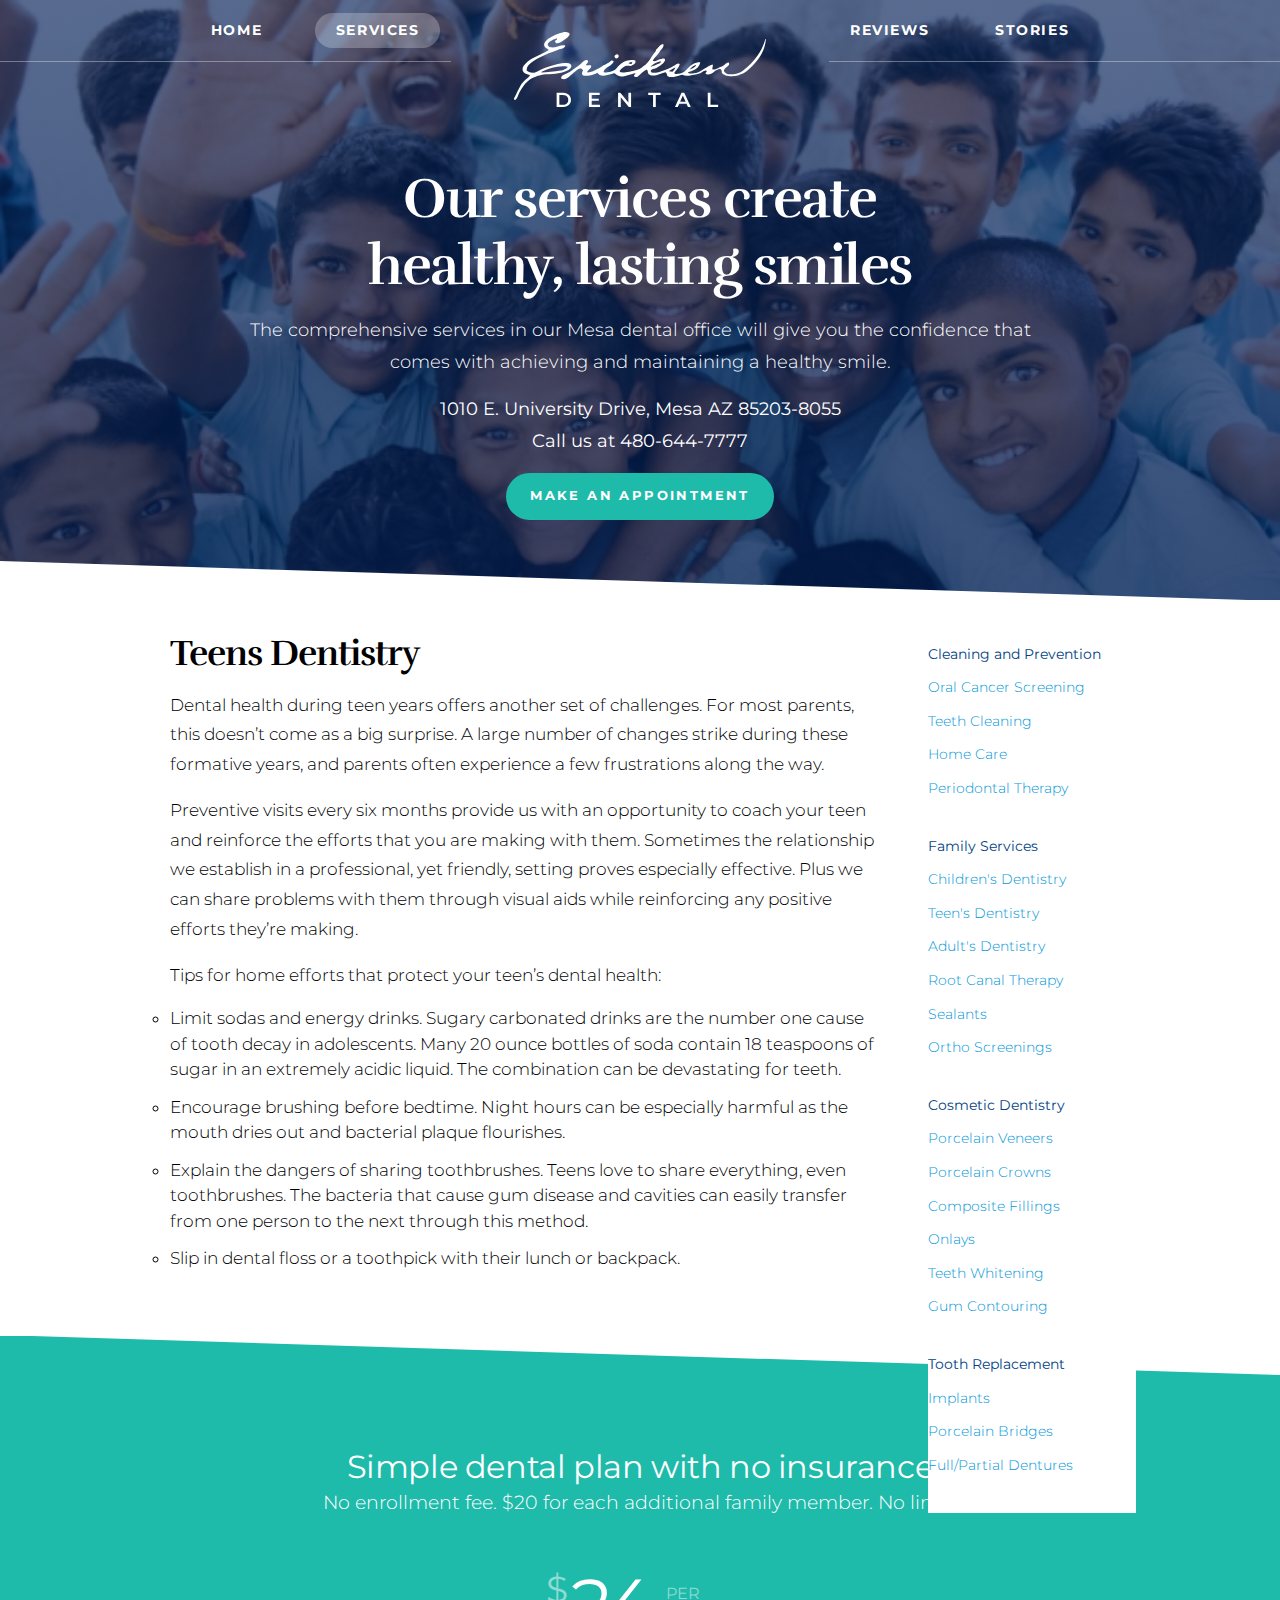
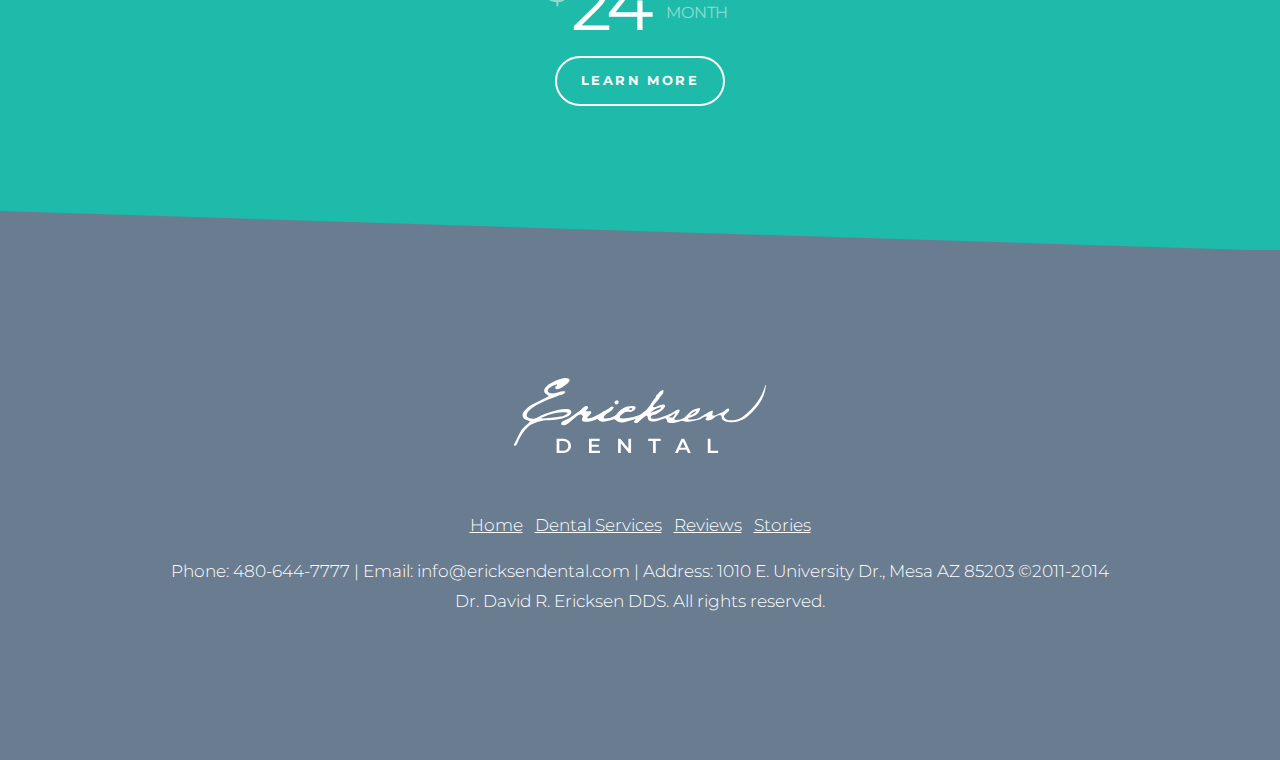
<file: services/teens-dentistry.html>
<!doctype html>
<html lang="en">
  <head>
    <meta charset="utf-8">
    <meta name="viewport" content="width=device-width, initial-scale=1">
    
    <link rel="stylesheet" href="../assets/css/base.css">
  </head>
  <body class="services">
    <header class="slant-bottom">
      <nav class="desktop">
        <a href="index.html" id="homeLink">Home</a>
        <a href="reviews.html" id="reviewsLink">Reviews</a>
        <a class="active" href="services.html" id="servicesLink">Services</a>
        <a href="stories.html" id="storiesLink">Stories</a>
      </nav>
      <nav class="mobile">
        <div id="nav-icon">
          <span></span>
          <span></span>
          <span></span>
          <span></span>
        </div>
        <ul>
          <li><a href="index.html">Home</a></li>
          <li><a href="reviews.html">Reviews</a></li>
          <li><a href="services.html">Services</a></li>
          <li><a href="stories.html">Stories</a></li>
        </ul>
      </nav>
      <div class="logo">
        <img src="../assets/images/ericksen-dental-logo.svg" height="75" alt="Ericksen Dental" />
      </div>
      <div class="container">
        <h1>Our services create <br />healthy, lasting smiles</h1>
        <p>The comprehensive services in our Mesa dental office will give you the confidence that comes with achieving and maintaining a healthy smile.  </p>
         
           <p>
            <strong>1010 E. University Drive, Mesa AZ 85203-8055 </strong><br/>
          <strong class="desktop"> Call us at 480-644-7777</strong>
          
          </p>
          <p class="mobile">
            <a href="https://www.google.com/maps/place/Ericksen+Dental/@33.4227874,-111.8098979,19z/data=!4m12!1m6!3m5!1s0x872ba7ccb3497dd1:0xe694e2d0fdb109f1!2sEricksen+Dental!8m2!3d33.4227863!4d-111.8093507!3m4!1s0x872ba7ccb3497dd1:0xe694e2d0fdb109f1!8m2!3d33.4227863!4d-111.8093507" class="button filled">Get Directions</a>
          </p>
          <p class="mobile">
            <a href="tel:480-644-7777" class="button filled">Call 480-644-7777</a>
          </p>
          <p>
            <a href="../appointment.html" class="button filled">Make an appointment</a>
          </p>

      </div>
    </header>

    <div class="container">
         <div class="sidebar">
          <a href="#false" id="menuTrigger">
            Select a Service &nbsp;
            <svg width="13" height="7" viewBox="0 0 13 7" fill="none" xmlns="http://www.w3.org/2000/svg">
              <path d="M12 1L6.5 6L1 1" stroke="white" stroke-width="2" stroke-linecap="round" stroke-linejoin="round"/>
            </svg>
          </a>
      <ul>
        <li>
          <a href="#">Cleaning and Prevention</a>
          <ul>
            <li><a href="oral-cancer-screening.html">Oral Cancer Screening</a></li>
            <li><a href="#">Teeth Cleaning</a></li>
            <li><a href="#">Home Care</a></li>
            <li><a href="#">Periodontal Therapy</a></li>
          </ul>
        </li>
        <li>
          <a href="#">Family Services</a>
          <ul>
            <li><a href="childrens-dentistry.html">Children's Dentistry</a></li>
            <li><a href="teens-dentistry.html">Teen's Dentistry</a></li>
            <li><a href="#">Adult's Dentistry</a></li>
            <li><a href="#">Root Canal Therapy</a></li>
            <li><a href="#">Sealants</a></li>
            <li><a href="#">Ortho Screenings</a></li>
          </ul>
        </li>
        <li>
          <a href="#">Cosmetic Dentistry</a>
          <ul>
            <li><a href="#">Porcelain Veneers</a></li>
            <li><a href="#">Porcelain Crowns</a></li>
            <li><a href="#">Composite Fillings</a></li>
            <li><a href="#">Onlays</a></li>
            <li><a href="#">Teeth Whitening</a></li>
            <li><a href="#">Gum Contouring</a></li>
          </ul>
        </li>
        <li>
          <a href="#">Tooth Replacement</a>
          <ul>
            <li><a href="#">Implants</a></li>
            <li><a href="#">Porcelain Bridges</a></li>
            <li><a href="#">Full/Partial Dentures</a></li>
          </ul>
        </li>
      </ul>
    </div>
      <div class="main-content">
      <h2>Teens Dentistry</h2>

<p>Dental health during teen years offers another set of challenges. For most parents, this doesn’t come as a big surprise. A large number of changes strike during these formative years, and parents often experience a few frustrations along the way.</p>

<p>Preventive visits every six months provide us with an opportunity to coach your teen and reinforce the efforts that you are making with them. Sometimes the relationship we establish in a professional, yet friendly, setting proves especially effective. Plus we can share problems with them through visual aids while reinforcing any positive efforts they’re making.</p>

<p>Tips for home efforts that protect your teen’s dental health:
</p>
<ul>
<li>Limit sodas and energy drinks. Sugary carbonated drinks are the number one cause of tooth decay in adolescents. Many 20 ounce bottles of soda contain 18 teaspoons of sugar in an extremely acidic liquid. The combination can be devastating for teeth.</li>
<li>Encourage brushing before bedtime. Night hours can be especially harmful as the mouth dries out and bacterial plaque flourishes.</li>
<li>Explain the dangers of sharing toothbrushes. Teens love to share everything, even toothbrushes. The bacteria that cause gum disease and cavities can easily transfer from one person to the next through this method.</li>
<li>Slip in dental floss or a toothpick with their lunch or backpack.</li>


</ul>
    </div>
 
    </div>
        


    <div class="teal teal-blue slant-bottom slant-top">
      <div class="container centered">
        <h2 class="alt">Simple dental plan with no insurance</h2>
        <p>No enrollment fee. $20 for each additional family member. No limit.</p>
        <div class="ad alt">
          <h3><em>$</em><span>24</span><strong>Per Month</strong></h3>
        </div>
        <p>
          <a href="../plan.html" class="button empty white">Learn More</a>
        </p>
      </div>
    </div>
<div class="slate">
      <div class="container centered">
        <footer>
       <img class="logo" src="../assets/images/ericksen-dental-logo.svg" height="75" alt="Urban" />
        <p>
          <a href="../index.html">Home</a> &nbsp; <a href="services.html">Dental Services</a> &nbsp; <a href="reviews.html">Reviews</a> &nbsp; <a href="stories.html">Stories</a>
        </p>
        <p>
Phone: 480-644-7777 | Email: info@ericksendental.com | Address: 1010 E. University Dr., Mesa AZ 85203
©2011-2014 Dr. David R. Ericksen DDS. All rights reserved. </p>
</footer>
     </div>
   </div>
   <script type="text/javascript">
    var nav = document.getElementById("nav-icon");
    nav.onclick = function() {
     nav.classList.toggle('open');
    }
    var menu = document.getElementById("menuTrigger");
    menu.onclick = function() {
     menu.classList.toggle('open');
    }


      </script>
  </body>
</html>
</file>
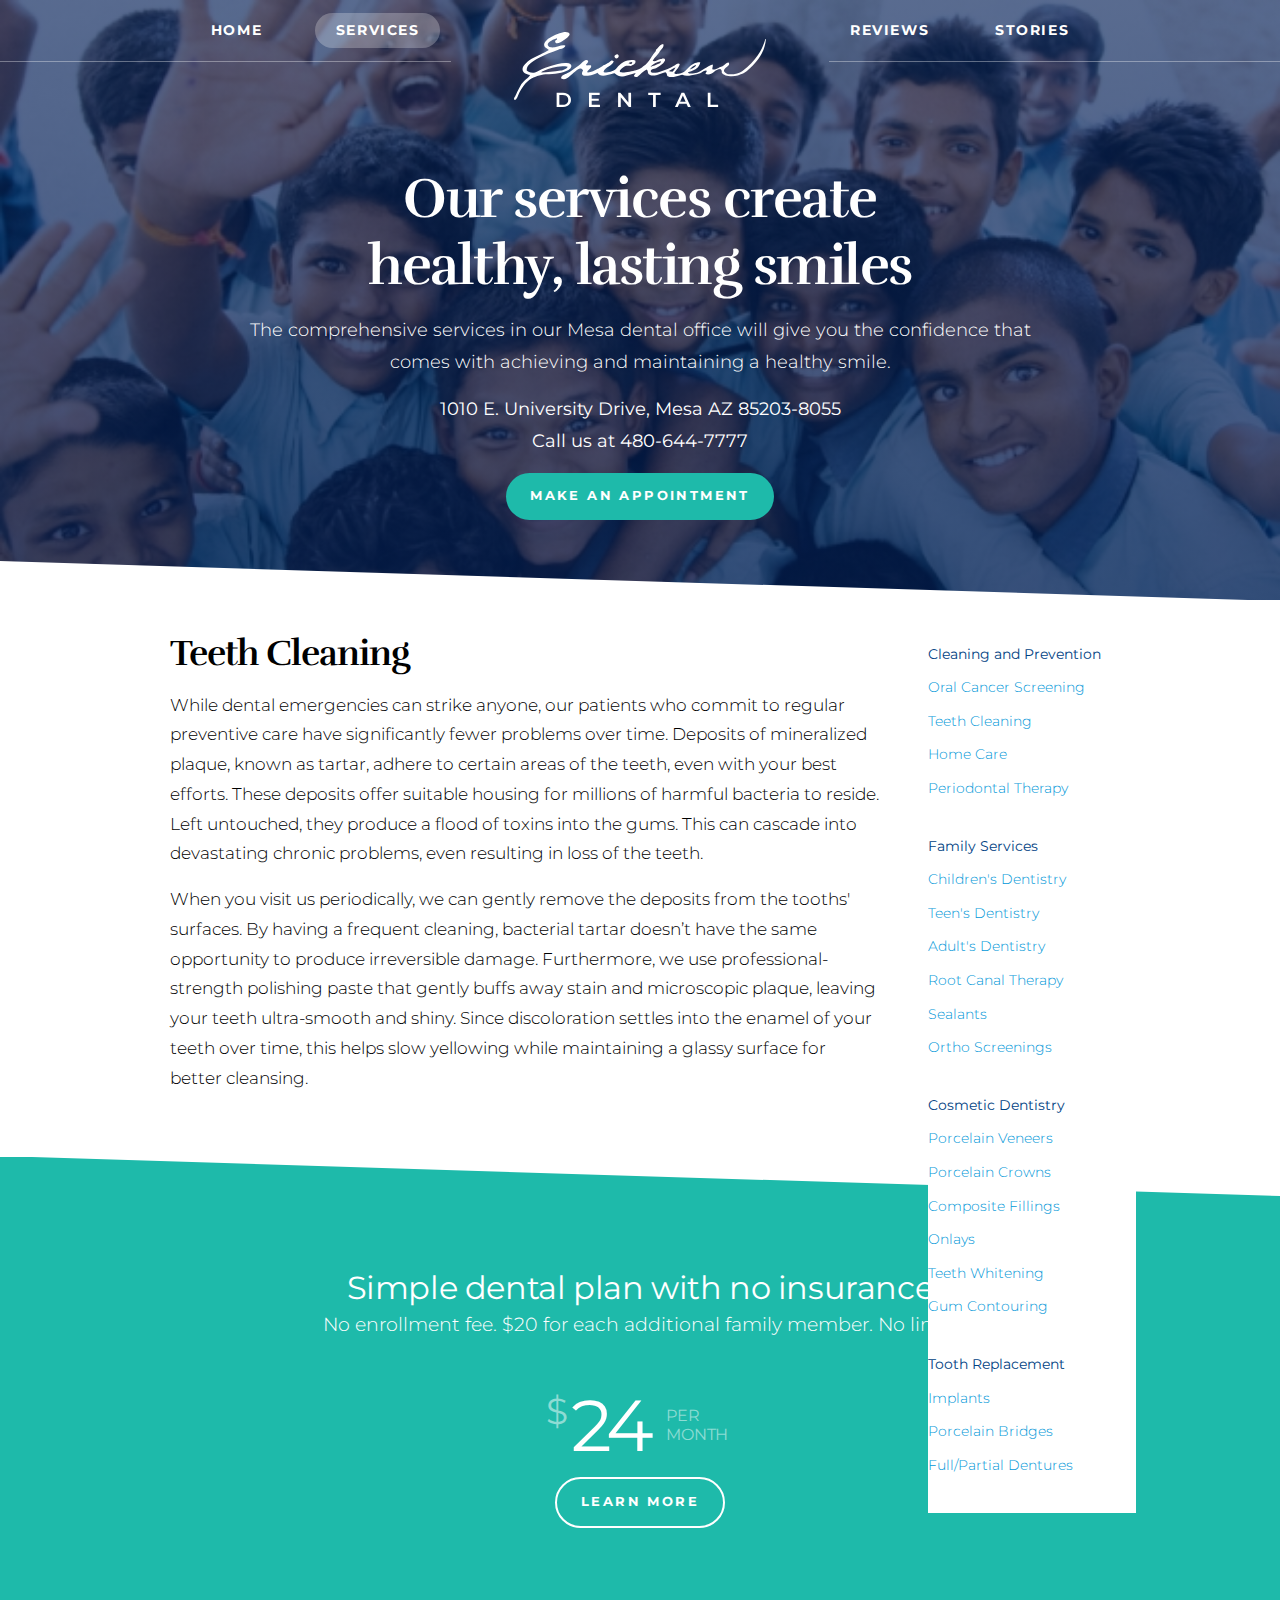
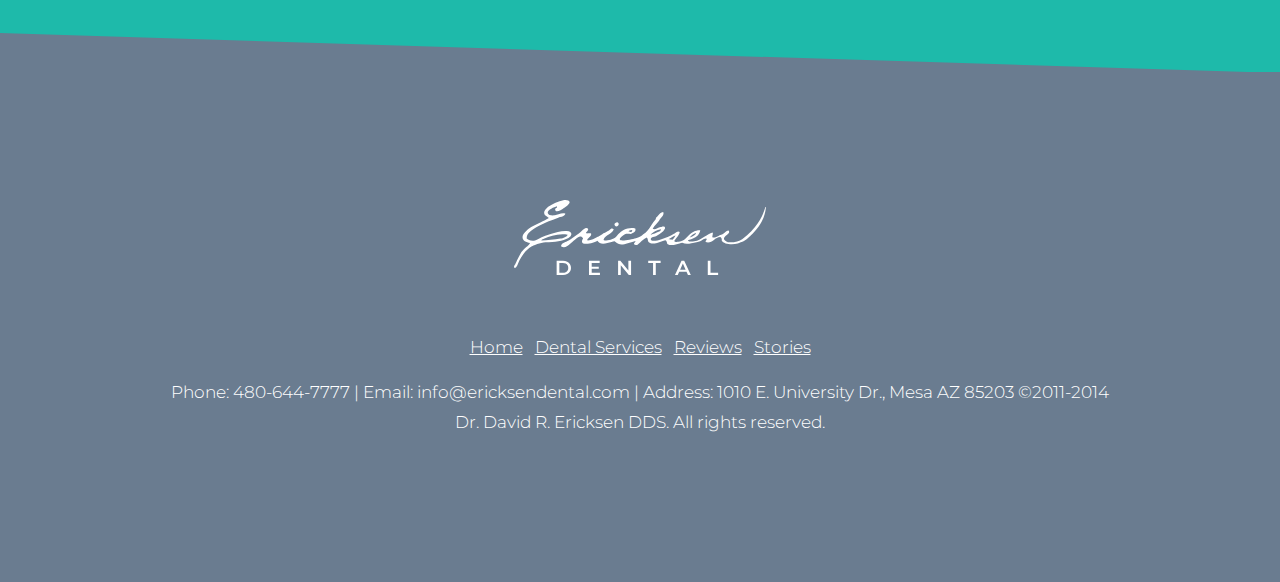
<file: services/teeth-cleaning.html>
<!doctype html>
<html lang="en">
  <head>
    <meta charset="utf-8">
    <meta name="viewport" content="width=device-width, initial-scale=1">
    
    <link rel="stylesheet" href="../assets/css/base.css">
  </head>
  <body class="services">
    <header class="slant-bottom">
      <nav class="desktop">
        <a href="index.html" id="homeLink">Home</a>
        <a href="reviews.html" id="reviewsLink">Reviews</a>
        <a class="active" href="services.html" id="servicesLink">Services</a>
        <a href="stories.html" id="storiesLink">Stories</a>
      </nav>
      <nav class="mobile">
        <div id="nav-icon">
          <span></span>
          <span></span>
          <span></span>
          <span></span>
        </div>
        <ul>
          <li><a href="index.html">Home</a></li>
          <li><a href="reviews.html">Reviews</a></li>
          <li><a href="services.html">Services</a></li>
          <li><a href="stories.html">Stories</a></li>
        </ul>
      </nav>
      <div class="logo">
        <img src="../assets/images/ericksen-dental-logo.svg" height="75" alt="Ericksen Dental" />
      </div>
      <div class="container">
        <h1>Our services create <br />healthy, lasting smiles</h1>
        <p>The comprehensive services in our Mesa dental office will give you the confidence that comes with achieving and maintaining a healthy smile.  </p>
         
           <p>
            <strong>1010 E. University Drive, Mesa AZ 85203-8055 </strong><br/>
          <strong class="desktop"> Call us at 480-644-7777</strong>
          
          </p>
          <p class="mobile">
            <a href="https://www.google.com/maps/place/Ericksen+Dental/@33.4227874,-111.8098979,19z/data=!4m12!1m6!3m5!1s0x872ba7ccb3497dd1:0xe694e2d0fdb109f1!2sEricksen+Dental!8m2!3d33.4227863!4d-111.8093507!3m4!1s0x872ba7ccb3497dd1:0xe694e2d0fdb109f1!8m2!3d33.4227863!4d-111.8093507" class="button filled">Get Directions</a>
          </p>
          <p class="mobile">
            <a href="tel:480-644-7777" class="button filled">Call 480-644-7777</a>
          </p>
          <p>
            <a href="../appointment.html" class="button filled">Make an appointment</a>
          </p>

      </div>
    </header>

    <div class="container">
         <div class="sidebar">
          <a href="#false" id="menuTrigger">
            Select a Service &nbsp;
            <svg width="13" height="7" viewBox="0 0 13 7" fill="none" xmlns="http://www.w3.org/2000/svg">
              <path d="M12 1L6.5 6L1 1" stroke="white" stroke-width="2" stroke-linecap="round" stroke-linejoin="round"/>
            </svg>
          </a>
      <ul>
        <li>
          <a href="#">Cleaning and Prevention</a>
          <ul>
            <li><a href="oral-cancer-screening.html">Oral Cancer Screening</a></li>
            <li><a href="#">Teeth Cleaning</a></li>
            <li><a href="#">Home Care</a></li>
            <li><a href="#">Periodontal Therapy</a></li>
          </ul>
        </li>
        <li>
          <a href="#">Family Services</a>
          <ul>
            <li><a href="childrens-dentistry.html">Children's Dentistry</a></li>
            <li><a href="teens-dentistry.html">Teen's Dentistry</a></li>
            <li><a href="#">Adult's Dentistry</a></li>
            <li><a href="#">Root Canal Therapy</a></li>
            <li><a href="#">Sealants</a></li>
            <li><a href="#">Ortho Screenings</a></li>
          </ul>
        </li>
        <li>
          <a href="#">Cosmetic Dentistry</a>
          <ul>
            <li><a href="#">Porcelain Veneers</a></li>
            <li><a href="#">Porcelain Crowns</a></li>
            <li><a href="#">Composite Fillings</a></li>
            <li><a href="#">Onlays</a></li>
            <li><a href="#">Teeth Whitening</a></li>
            <li><a href="#">Gum Contouring</a></li>
          </ul>
        </li>
        <li>
          <a href="#">Tooth Replacement</a>
          <ul>
            <li><a href="#">Implants</a></li>
            <li><a href="#">Porcelain Bridges</a></li>
            <li><a href="#">Full/Partial Dentures</a></li>
          </ul>
        </li>
      </ul>
    </div>
      <div class="main-content">
      <h2>Teeth Cleaning</h2>

<p>While dental emergencies can strike anyone, our patients who commit to regular preventive care have significantly fewer problems over time. Deposits of mineralized plaque, known as tartar, adhere to certain areas of the teeth, even with your best efforts. These deposits offer suitable housing for millions of harmful bacteria to reside. Left untouched, they produce a flood of toxins into the gums. This can cascade into devastating chronic problems, even resulting in loss of the teeth.</p>

<p>When you visit us periodically, we can gently remove the deposits from the tooths' surfaces. By having a frequent cleaning, bacterial tartar doesn’t have the same opportunity to produce irreversible damage. Furthermore, we use professional-strength polishing paste that gently buffs away stain and microscopic plaque, leaving your teeth ultra-smooth and shiny. Since discoloration settles into the enamel of your teeth over time, this helps slow yellowing while maintaining a glassy surface for better cleansing.</p>

    </div>
 
    </div>
        


    <div class="teal teal-blue slant-bottom slant-top">
      <div class="container centered">
        <h2 class="alt">Simple dental plan with no insurance</h2>
        <p>No enrollment fee. $20 for each additional family member. No limit.</p>
        <div class="ad alt">
          <h3><em>$</em><span>24</span><strong>Per Month</strong></h3>
        </div>
        <p>
          <a href="../plan.html" class="button empty white">Learn More</a>
        </p>
      </div>
    </div>
<div class="slate">
      <div class="container centered">
        <footer>
       <img class="logo" src="../assets/images/ericksen-dental-logo.svg" height="75" alt="Urban" />
        <p>
          <a href="../index.html">Home</a> &nbsp; <a href="services.html">Dental Services</a> &nbsp; <a href="reviews.html">Reviews</a> &nbsp; <a href="stories.html">Stories</a>
        </p>
        <p>
Phone: 480-644-7777 | Email: info@ericksendental.com | Address: 1010 E. University Dr., Mesa AZ 85203
©2011-2014 Dr. David R. Ericksen DDS. All rights reserved. </p>
</footer>
     </div>
   </div>
   <script type="text/javascript">
    var nav = document.getElementById("nav-icon");
    nav.onclick = function() {
     nav.classList.toggle('open');
    }
    var menu = document.getElementById("menuTrigger");
    menu.onclick = function() {
     menu.classList.toggle('open');
    }


      </script>
  </body>
</html>
</file>
<file: assets/css/base.css>
@import url('https://fonts.googleapis.com/css?family=Montserrat:300,300i,700,700i|Rufina:400,700&display=swap');
@import 'screen.css'
</file>
